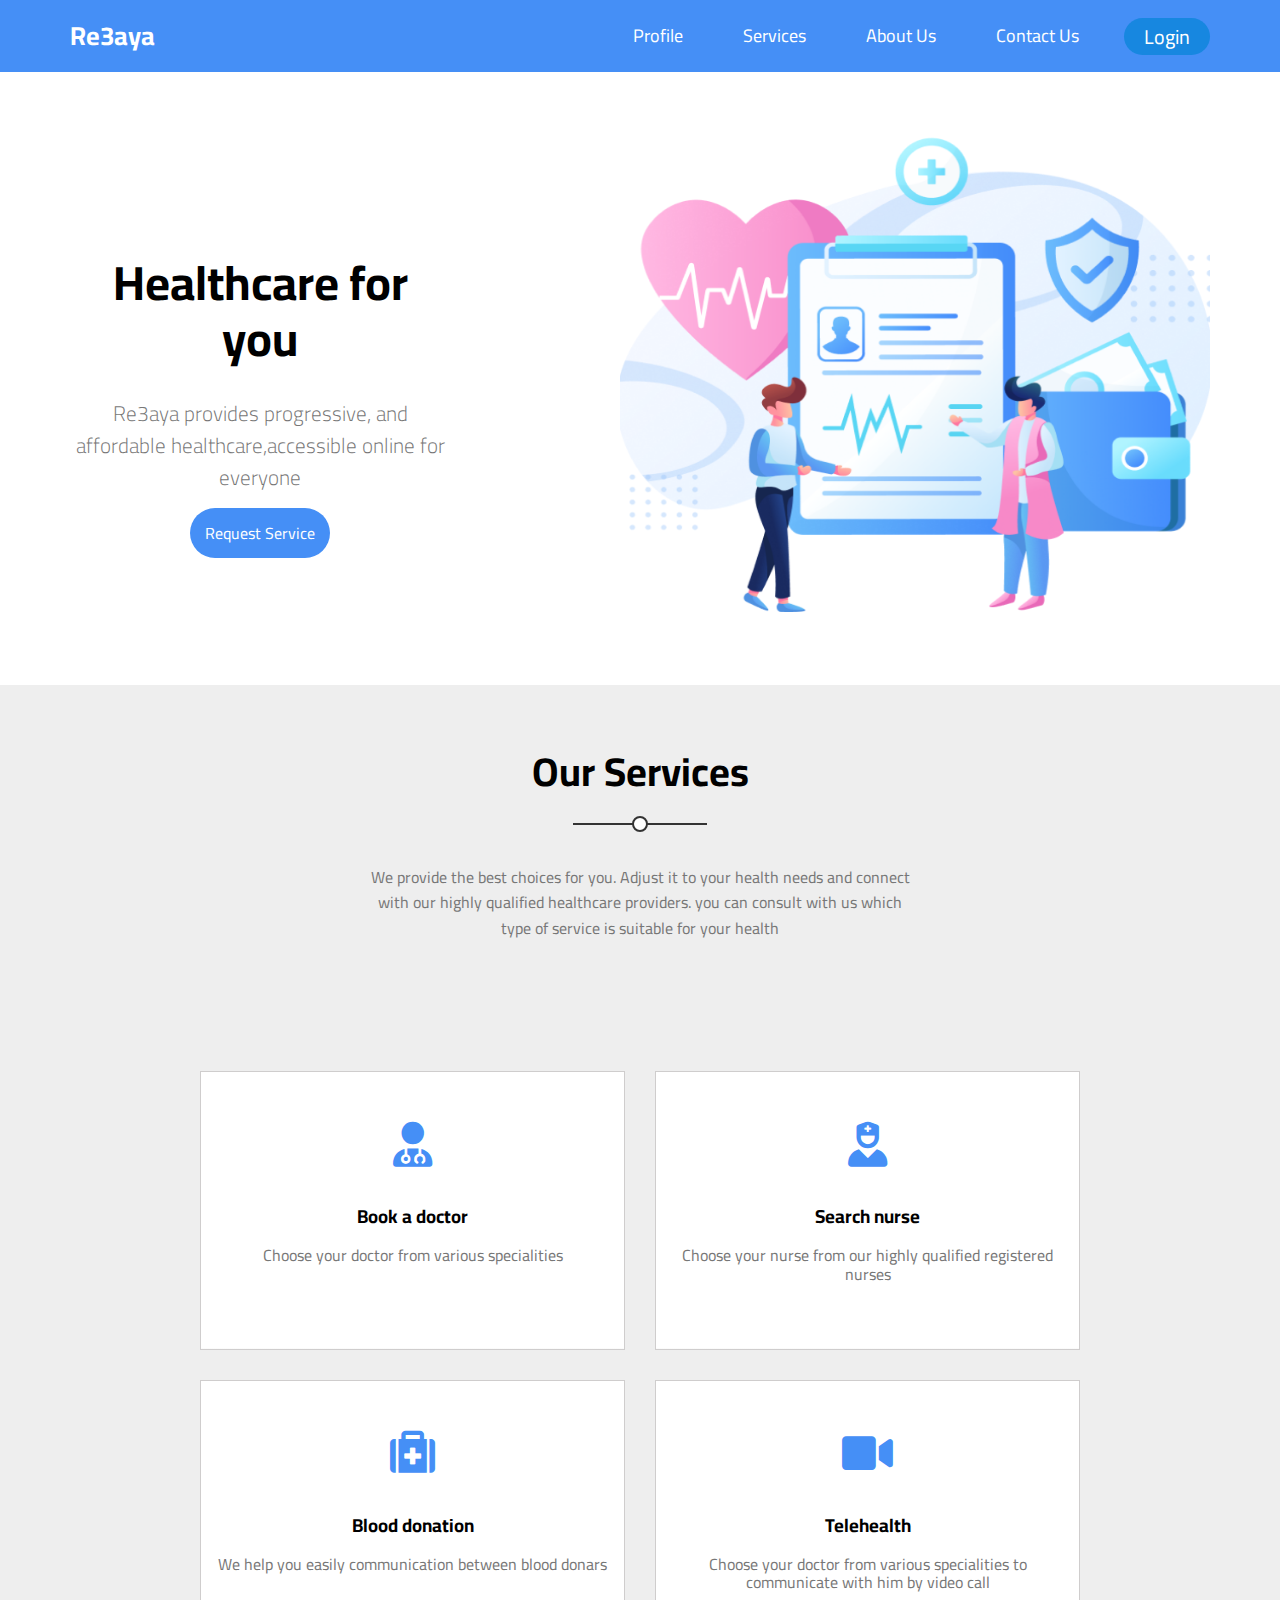
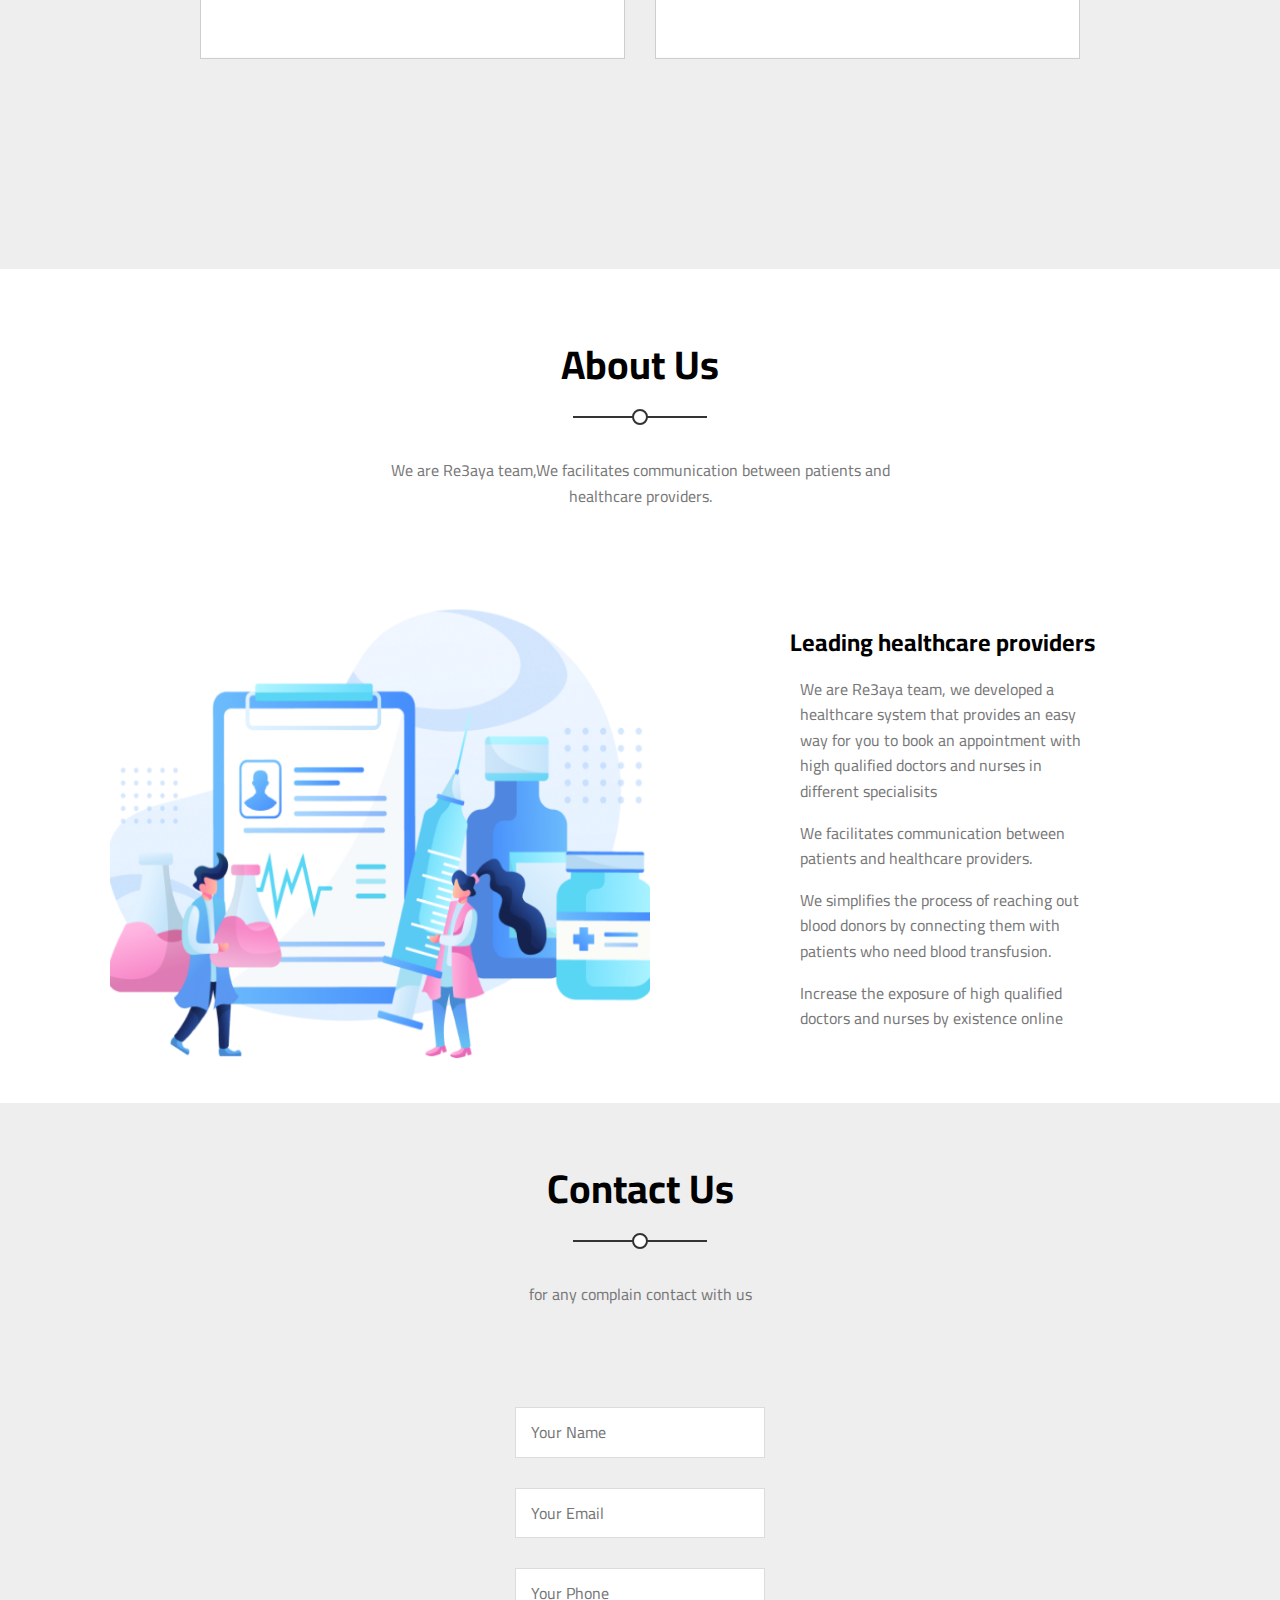
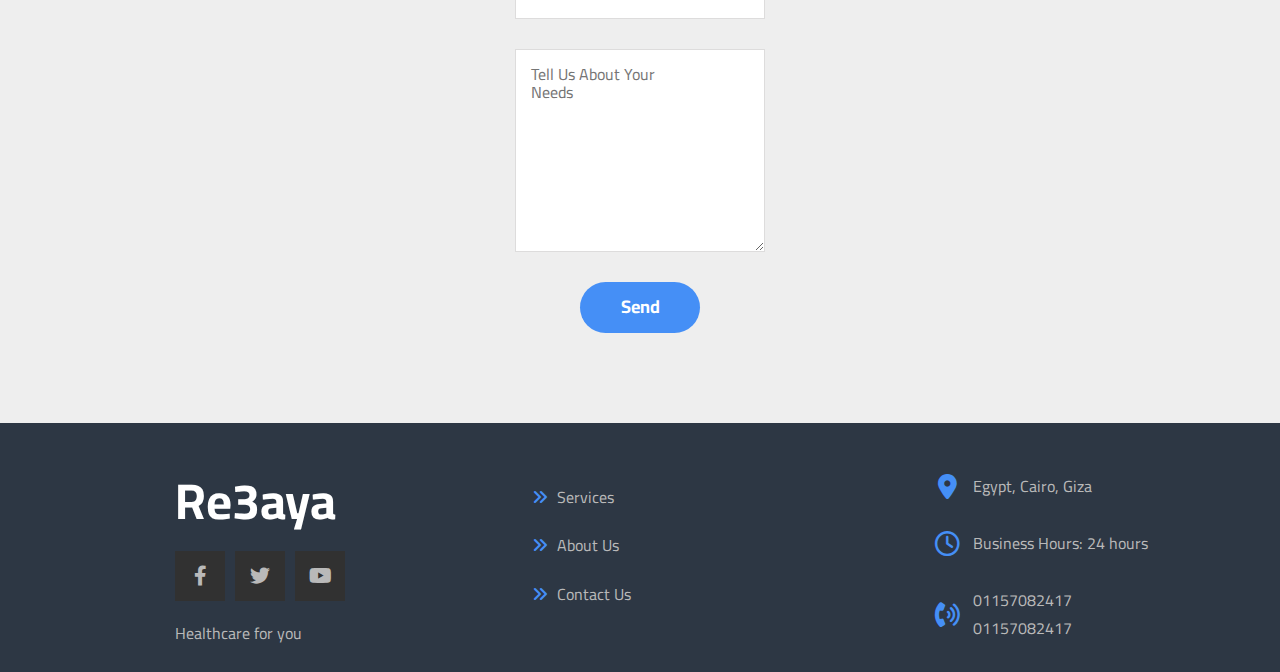
<file: index.html>
<!DOCTYPE html>
<html lang="en">

<head>
    <meta charset="UTF-8">
    <meta http-equiv="X-UA-Compatible" content="IE=edge">
    <meta name="viewport" content="width=device-width, initial-scale=1.0">
    <title>Re3aya</title>
    <link rel="preconnect" href="https://fonts.googleapis.com">
    <link rel="preconnect" href="https://fonts.gstatic.com" crossorigin>
    <link
        href="https://fonts.googleapis.com/css2?family=Cairo:wght@300;400;700&family=Open+Sans:wght@400;700&family=Roboto:wght@300;400&family=Work+Sans:wght@200;300;400;500;600;700;800&display=swap"
        rel="stylesheet">
    <link rel="stylesheet" href="css/normalize.css" />
    <link rel="stylesheet" href="css/landing.css" />
    <link rel="stylesheet" href="css/all.min.css" />
</head>

<body>

    <div class="header" id="header">
        <div class="container">
            <a class="logo" href="">Re3aya</a>
            <i class="fas fa-bars menu"></i>
            <ul class="main-nav">
                <li><a href="profile">Profile</a></li>
                <li><a href="#services">Services</a></li>
                <li><a href="#about">About Us</a></li>
                <li><a href="#contact">Contact Us</a></li>
                <div class="active"><a href="#">Login</a></div>
            </ul>
        </div>
    </div>

    <!-- Start of landing -->

    <div class="landing">
        <div class="container">
            <div class="text">
                <h1>Healthcare for you</h1>
                <p>Re3aya provides progressive, and affordable healthcare,accessible online for everyone</p>
                <div class="but"><a href="#services" class="btn1">Request Service</a></div>
            </div>
            <div class="image">
                <img src="images/landing1.png" alt="landing photo">
            </div>
        </div>
    </div>
    <!-- End of landing -->


    <!-- Start of services -->

    <div class="services" id="services">
        <div class="container">
            <div class="main-heading">
                <h2>Our Services</h2>
                <p>We provide the best choices for you. Adjust it to your health needs and connect with our highly
                    qualified healthcare providers. you can consult with us which type of service is suitable for your
                    health</p>
            </div>

            <div class="services-container">
                <div class="box" onclick="window.location='Book a Doctor';">
                    <i class="fa-solid fa-user-doctor"></i>
                    <div class="text">
                        <h3>Book a doctor</h2>
                            <p>Choose your doctor from various specialities</p>
                    </div>
                </div>
                <div class="box" onclick="window.location='Nurse';">
                    <i class="fa-solid fa-user-nurse"></i>
                    <div class="text">
                        <h3>Search nurse</h3>
                        <p>Choose your nurse from our highly qualified registered nurses</p>
                    </div>
                </div>
                <div class="box" onclick="window.location='Blood donation en';">
                    <i class="fa fa-medkit"></i>
                    <div class="text">
                        <h3>Blood donation</h2>
                            <p>We help you easily communication between blood donars </p>
                    </div>
                </div>
                <div class="box" onclick="window.location='Video call';">
                    <i class='fas fa-video'></i>
                    <div class="text">
                        <h3>Telehealth</h3>
                        <p>Choose your doctor from various specialities to communicate with him by video call</p>
                    </div>
                </div>
            </div>
        </div>
    </div>
    <!-- End of services -->



    <div class="about" id="about">
        <div class="container">
            <div class="main-heading">
                <h2>About Us</h2>
                <p>We are Re3aya team,We facilitates communication between patients and healthcare providers.</p>
            </div>
            <div class="about-container">
                <div class="image">
                    <img src="images/about.png" alt="about photo">
                </div>
                <div class="text">
                    <h2>Leading healthcare providers</h1>
                        <p>We are Re3aya team, we developed a healthcare system that provides an easy way for you to
                            book an appointment with high qualified doctors and nurses in different specialisits</p>
                        <p> We facilitates communication between patients and healthcare providers.</p>
                        <p>We simplifies the process of reaching out blood donors by connecting them with patients who
                            need blood transfusion.</p>
                        <p>Increase the exposure of high qualified doctors and nurses by existence online</p>
                </div>
            </div>
        </div>
    </div>




    <div class="contact" id="contact">
        <div class="container">
            <div class="box">
                <div class="main-heading">
                    <h2>Contact Us</h2>
                    <p>for any complain contact with us</p>
                </div>
                <form>
                    <input type="text" placeholder="Your Name">
                    <input type="email" placeholder="Your Email">
                    <input type="text" placeholder="Your Phone">
                    <textarea class="input" placeholder="Tell Us About Your Needs" name="message"></textarea>
                    <input type="submit" class="active2" value="Send">
                </form>
            </div>
        </div>
    </div>



    <div class="footer">
        <div class="container">
            <div class="box">
                <h3>Re3aya</h3>
                <ul class="social">
                    <li>
                        <a href="#" class="facebook">
                            <i class="fab fa-facebook-f"></i>
                        </a>
                    </li>
                    <li>
                        <a href="#" class="twitter">
                            <i class="fab fa-twitter"></i>
                        </a>
                    </li>
                    <li>
                        <a href="#" class="youtube">
                            <i class="fab fa-youtube"></i>
                        </a>
                    </li>
                </ul>
                <p class="text">Healthcare for you</p>
            </div>
            <div class="box">
                <ul class="links">
                    <li><a href="#services">Services</a></li>
                    <li><a href="#about">About Us</a></li>
                    <li><a href="#contact">Contact Us</a></li>
                </ul>
            </div>
            <div class="box">
                <div class="line">
                    <i class="fas fa-map-marker-alt fa-fw"></i>
                    <div class="info">Egypt, Cairo, Giza</div>
                </div>
                <div class="line">
                    <i class="far fa-clock fa-fw"></i>
                    <div class="info">Business Hours: 24 hours</div>
                </div>
                <div class="line">
                    <i class="fas fa-phone-volume fa-fw"></i>
                    <div class="info">
                        <span>01157082417</span>
                        <span>01157082417</span>
                    </div>
                </div>
            </div>
        </div>







        <script src="js/landing.js"></script>
</body>

</html>
</file>
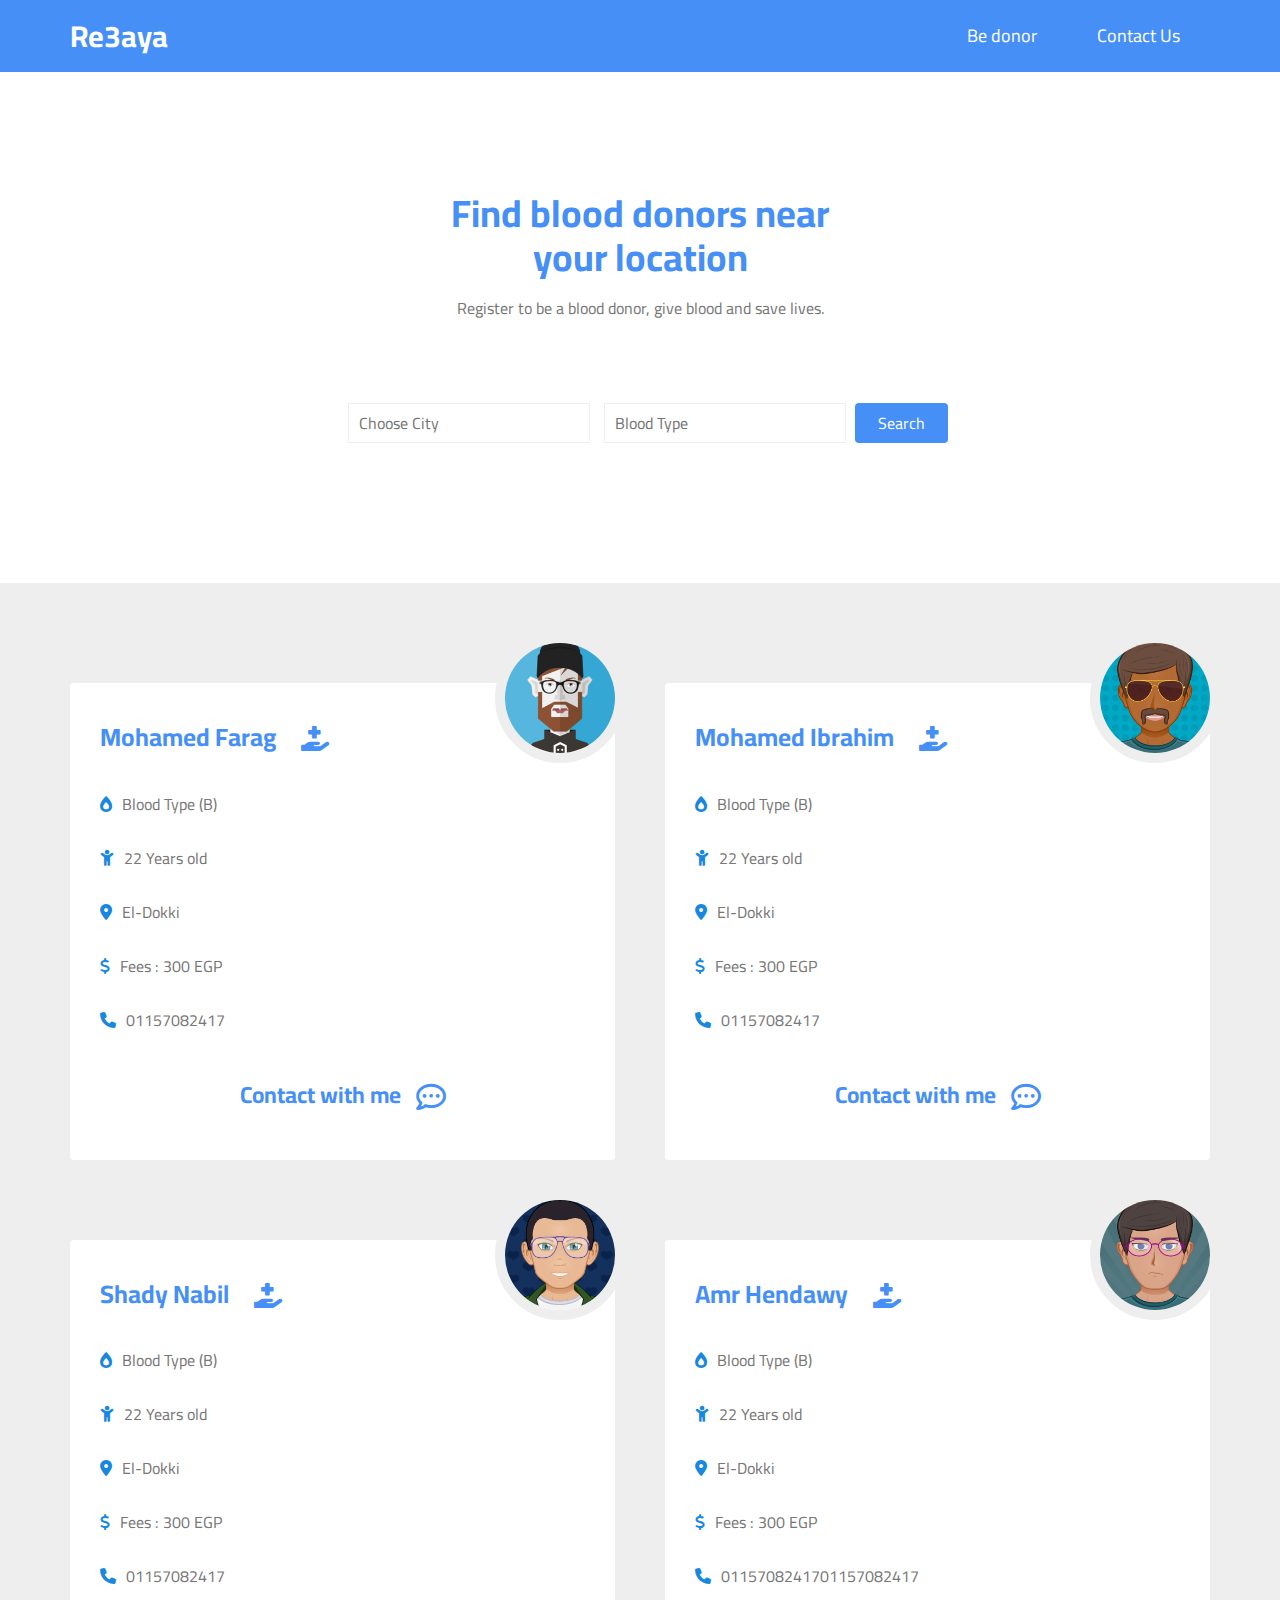
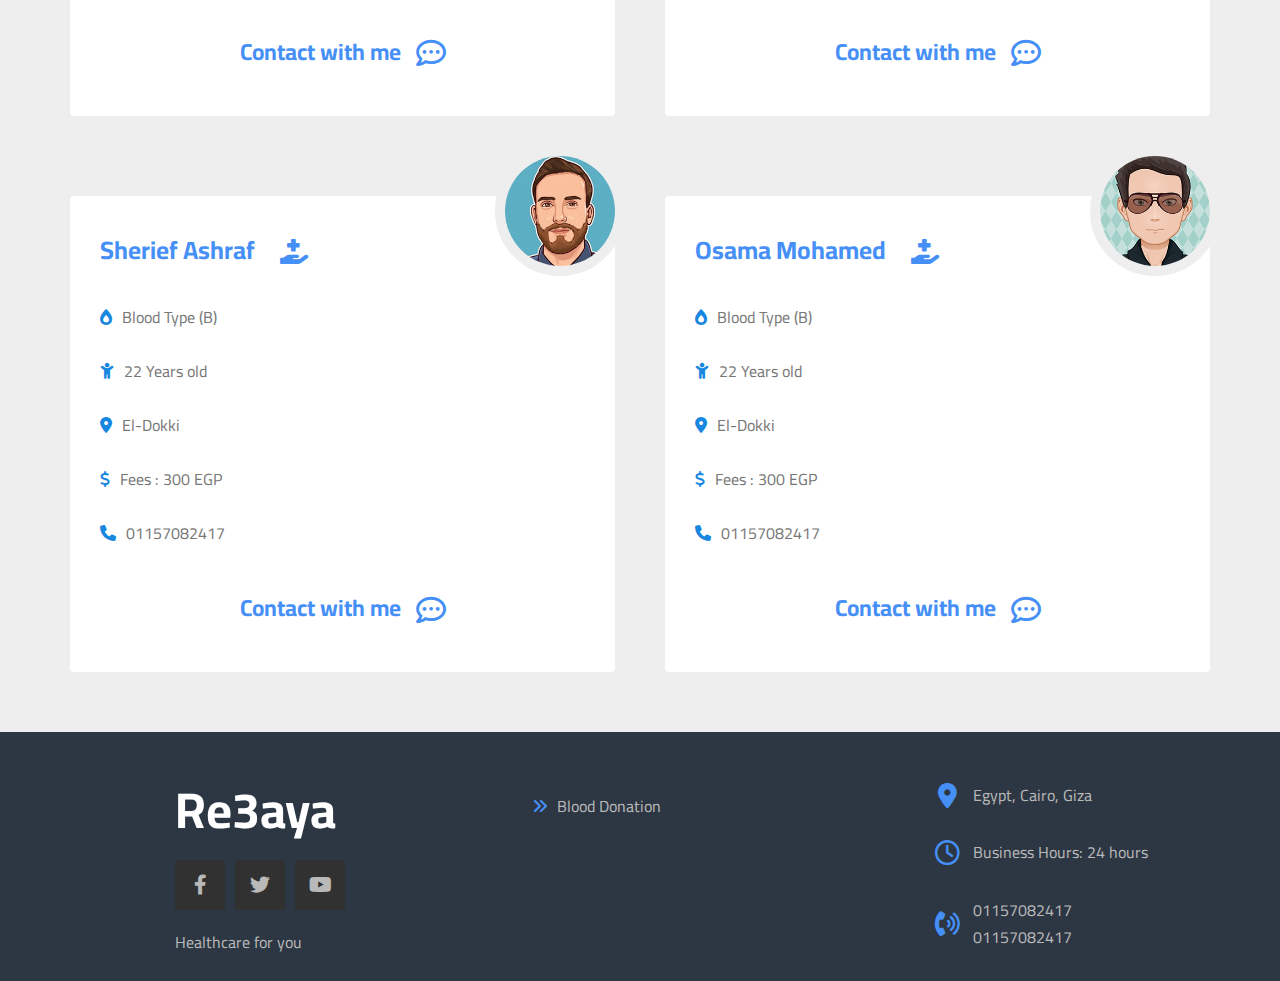
<file: Blood donation en/index.html>
<!DOCTYPE html>
<html lang="en">

<head>
    <meta charset="UTF-8">
    <meta http-equiv="X-UA-Compatible" content="IE=edge">
    <meta name="viewport" content="width=device-width, initial-scale=1.0">
    <link rel="preconnect" href="https://fonts.googleapis.com">
    <link rel="preconnect" href="https://fonts.gstatic.com" crossorigin>
    <link
        href="https://fonts.googleapis.com/css2?family=Cairo:wght@300;400;700&family=Open+Sans:wght@400;700&family=Roboto:wght@300;400&family=Work+Sans:wght@200;300;400;500;600;700;800&display=swap"
        rel="stylesheet">
    <link rel="stylesheet" href="css/normalize.css" />
    <link rel="stylesheet" href="css/style.css" />
    <link rel="stylesheet" href="css/all.min.css" />
    <title>Blood Donation</title>
</head>

<body>
    <div class="header" id="header">
        <div class="container">
            <a class="logo" href="../index.html">Re3aya</a>
            <ul class="main-nav">
                <li class="active4"><a href="#doctor">Be donor</a></li>
                <li class="active3"><a href="">Contact Us</a></li>
            </ul>
        </div>
    </div>

    <div class="landing" id="doctor">
        <div class="container">
            <div class="text">
                <h3>Find blood donors near your location</h3>
                <p>Register to be a blood donor, give blood and save lives.</p>
            </div>
            <div class="input">
                <form>
                    <!-- <span>City</span> -->
                    <input list="city" placeholder="Choose City">
                    <datalist id="city">
                        <option value="Cairo">
                        <option value="Giza">
                        <option value="Alexandria">
                        <option value="Faiyum">
                        <option value="Aswan">
                        <option value="Asyut">
                        <option value="Beheira">
                        <option value="Beni Suef">
                        <option value="Dakahlia">
                        <option value="Damietta">
                        <option value="Gharbia">
                        <option value="Ismailia">
                        <option value="Kafr El Sheikh">
                        <option value="Luxor">
                        <option value="Matruh">
                        <option value="Minya">
                        <option value="Monufia">
                        <option value="New Valley">
                        <option value="North Sinai">
                        <option value="Port Said">
                        <option value="Qalyubia">
                        <option value="Qena">
                        <option value="Red Sea">
                        <option value="Sharqia">
                        <option value="Sohag">
                        <option value="South Sinai">
                        <option value="Suez">
                    </datalist>


                    <input list="blood" placeholder="Blood Type">
                    <datalist id="blood">
                        <option value="A+">
                        <option value="A-">
                        <option value="B+">
                        <option value="B-">
                        <option value="AB+">
                        <option value="AB-">
                        <option value="O+">
                        <option value="O-">
                    </datalist>

                    <button class="btn">Search</button>
                </form>
            </div>
        </div>
    </div>


    <div class="donation" id="donation">
        <div class="container">
            <div class="box">
                <img src="images/avatar-01.png" alt="" />
                <div class="nam">
                    <h3>Mohamed Farag</h3>
                    <i class="fa-solid fa-hand-holding-medical"></i>
                </div>
                <ul>
                    <li>
                        <i class='fas fa-burn'></i>
                        <p>Blood Type <span>(B)</span></p>
                    </li>
                    <li>
                        <i class="fa fa-child"></i>
                        <p class="active1"><span>22</span> Years old</p>
                    </li>
                    <li>
                        <i class='fas fa-map-marker-alt'></i>
                        <p><span>El-Dokki</span></p>
                    </li>
                    <li>
                        <i class="fa fa-dollar"></i>
                        <p>Fees : <span>300 EGP</span></p>
                    </li>
                    <li>
                        <i class="fa fa-phone"></i>
                        <p><span>01157082417</span></p>
                    </li>

                </ul>
                <div class="chaticon">
                    <a href="">
                        <h4>Contact with me</h4>
                        <i class='far fa-comment-dots chat'></i>
                    </a>
                </div>
            </div>
            <div class="box">
                <img src="images/avatar-02.png" alt="" />
                <div class="nam">
                    <h3>Mohamed Ibrahim</h3>
                    <i class="fa-solid fa-hand-holding-medical"></i>
                </div>
                <ul>
                    <li>
                        <i class='fas fa-burn'></i>
                        <p>Blood Type <span>(B)</span></p>
                    </li>
                    <li>
                        <i class="fa fa-child"></i>
                        <p class="active1"><span>22 </span>Years old</p>
                    </li>
                    <li>
                        <i class='fas fa-map-marker-alt'></i>
                        <p><span>El-Dokki</span></p>
                    </li>
                    <li>
                        <i class="fa fa-dollar"></i>
                        <p>Fees : <span>300 EGP</span></p>
                    </li>
                    <li>
                        <i class="fa fa-phone"></i>
                        <p><span>01157082417</span></p>
                    </li>
                </ul>
                <div class="chaticon">
                    <a href="">
                        <h4>Contact with me</h4>
                        <i class='far fa-comment-dots chat'></i>
                    </a>
                </div>
            </div>
            <div class="box">
                <img src="images/avatar-03.png" alt="" />
                <div class="nam">
                    <h3>Shady Nabil</h3>
                    <i class="fa-solid fa-hand-holding-medical"></i>
                </div>
                <ul>
                    <li>
                        <i class='fas fa-burn'></i>
                        <p>Blood Type <span>(B)</span></p>
                    </li>
                    <li>
                        <i class="fa fa-child"></i>
                        <p class="active1"><span>22</span> Years old</p>
                    </li>
                    <li>
                        <i class='fas fa-map-marker-alt'></i>
                        <p><span>El-Dokki</span></p>
                    </li>
                    <li>
                        <i class="fa fa-dollar"></i>
                        <p>Fees : <span>300 EGP</span></p>
                    </li>
                    <li>
                        <i class="fa fa-phone"></i>
                        <p><span>01157082417</span></p>
                    </li>
                </ul>
                <div class="chaticon">
                    <a href="">
                        <h4>Contact with me</h4>
                        <i class='far fa-comment-dots chat'></i>
                    </a>
                </div>
            </div>
            <div class="box">
                <img src="images/avatar-04.png" alt="" />
                <div class="nam">
                    <h3>Amr Hendawy</h3>
                    <i class="fa-solid fa-hand-holding-medical"></i>
                </div>
                <ul>
                    <li>
                        <i class='fas fa-burn'></i>
                        <p>Blood Type <span>(B)</span></p>
                    </li>
                    <li>
                        <i class="fa fa-child"></i>
                        <p class="active1"><span>22</span> Years old</p>
                    </li>
                    <li>
                        <i class='fas fa-map-marker-alt'></i>
                        <p><span>El-Dokki</span></p>
                    </li>
                    <li>
                        <i class="fa fa-dollar"></i>
                        <p>Fees : <span>300 EGP</span></p>
                    </li>
                    <li>
                        <i class="fa fa-phone"></i>
                        <p><span>01157082417</span>01157082417</p>
                    </li>
                </ul>
                <div class="chaticon">
                    <a href="">
                        <h4>Contact with me</h4>
                        <i class='far fa-comment-dots chat'></i>
                    </a>
                </div>
            </div>
            <div class="box">
                <img src="images/avatar-05.png" alt="" />
                <div class="nam">
                    <h3>Sherief Ashraf</h3>
                    <i class="fa-solid fa-hand-holding-medical"></i>
                </div>
                <ul>
                    <li>
                        <i class='fas fa-burn'></i>
                        <p>Blood Type <span>(B)</span></p>
                    </li>
                    <li>
                        <i class="fa fa-child"></i>
                        <p class="active1"><span>22</span> Years old</p>
                    </li>
                    <li>
                        <i class='fas fa-map-marker-alt'></i>
                        <p><span>El-Dokki</span></p>
                    </li>
                    <li>
                        <i class="fa fa-dollar"></i>
                        <p>Fees : <span>300 EGP</span></p>
                    </li>
                    <li>
                        <i class="fa fa-phone"></i>
                        <p><span>01157082417</span></p>
                    </li>
                </ul>
                <div class="chaticon">
                    <a href="">
                        <h4>Contact with me</h4>
                        <i class='far fa-comment-dots chat'></i>
                    </a>
                </div>
            </div>
            <div class="box">
                <img src="images/avatar-06.png" alt="" />
                <div class="nam">
                    <h3>Osama Mohamed</h3>
                    <i class="fa-solid fa-hand-holding-medical"></i>
                </div>
                <ul>
                    <li>
                        <i class='fas fa-burn'></i>
                        <p>Blood Type <span>(B)</span></p>
                    </li>
                    <li>
                        <i class="fa fa-child"></i>
                        <p class="active1"><span>22</span> Years old</p>
                    </li>
                    <li>
                        <i class='fas fa-map-marker-alt'></i>
                        <p><span>El-Dokki</span></p>
                    </li>
                    <li>
                        <i class="fa fa-dollar"></i>
                        <p>Fees : <span>300 EGP</span></p>
                    </li>
                    <li>
                        <i class="fa fa-phone"></i>
                        <p><span>01157082417</span></p>
                    </li>
                </ul>
                <div class="chaticon">
                    <a href="">
                        <h4>Contact with me</h4>
                        <i class='far fa-comment-dots chat'></i>
                    </a>
                </div>
            </div>
        </div>
    </div>
    </div>







    <div class="footer">
        <div class="container">
            <div class="box">
                <h3>Re3aya</h3>
                <ul class="social">
                    <li>
                        <a href="#" class="facebook">
                            <i class="fab fa-facebook-f"></i>
                        </a>
                    </li>
                    <li>
                        <a href="#" class="twitter">
                            <i class="fab fa-twitter"></i>
                        </a>
                    </li>
                    <li>
                        <a href="#" class="youtube">
                            <i class="fab fa-youtube"></i>
                        </a>
                    </li>
                </ul>
                <p class="text">Healthcare for you</p>
            </div>
            <div class="box">
                <ul class="links">
                    <li><a href="#">Blood Donation</a></li>
                    <!-- <li><a href="#contact">Contact Us</a></li> -->
                </ul>
            </div>
            <div class="box">
                <div class="line">
                    <i class="fas fa-map-marker-alt fa-fw"></i>
                    <div class="info">Egypt, Cairo, Giza</div>
                </div>
                <div class="line">
                    <i class="far fa-clock fa-fw"></i>
                    <div class="info">Business Hours: 24 hours</div>
                </div>
                <div class="line">
                    <i class="fas fa-phone-volume fa-fw"></i>
                    <div class="info">
                        <span>01157082417</span>
                        <span>01157082417</span>
                    </div>
                </div>
            </div>
        </div>


        <script src="js/index.js"></script>
</body>

</html>
</file>
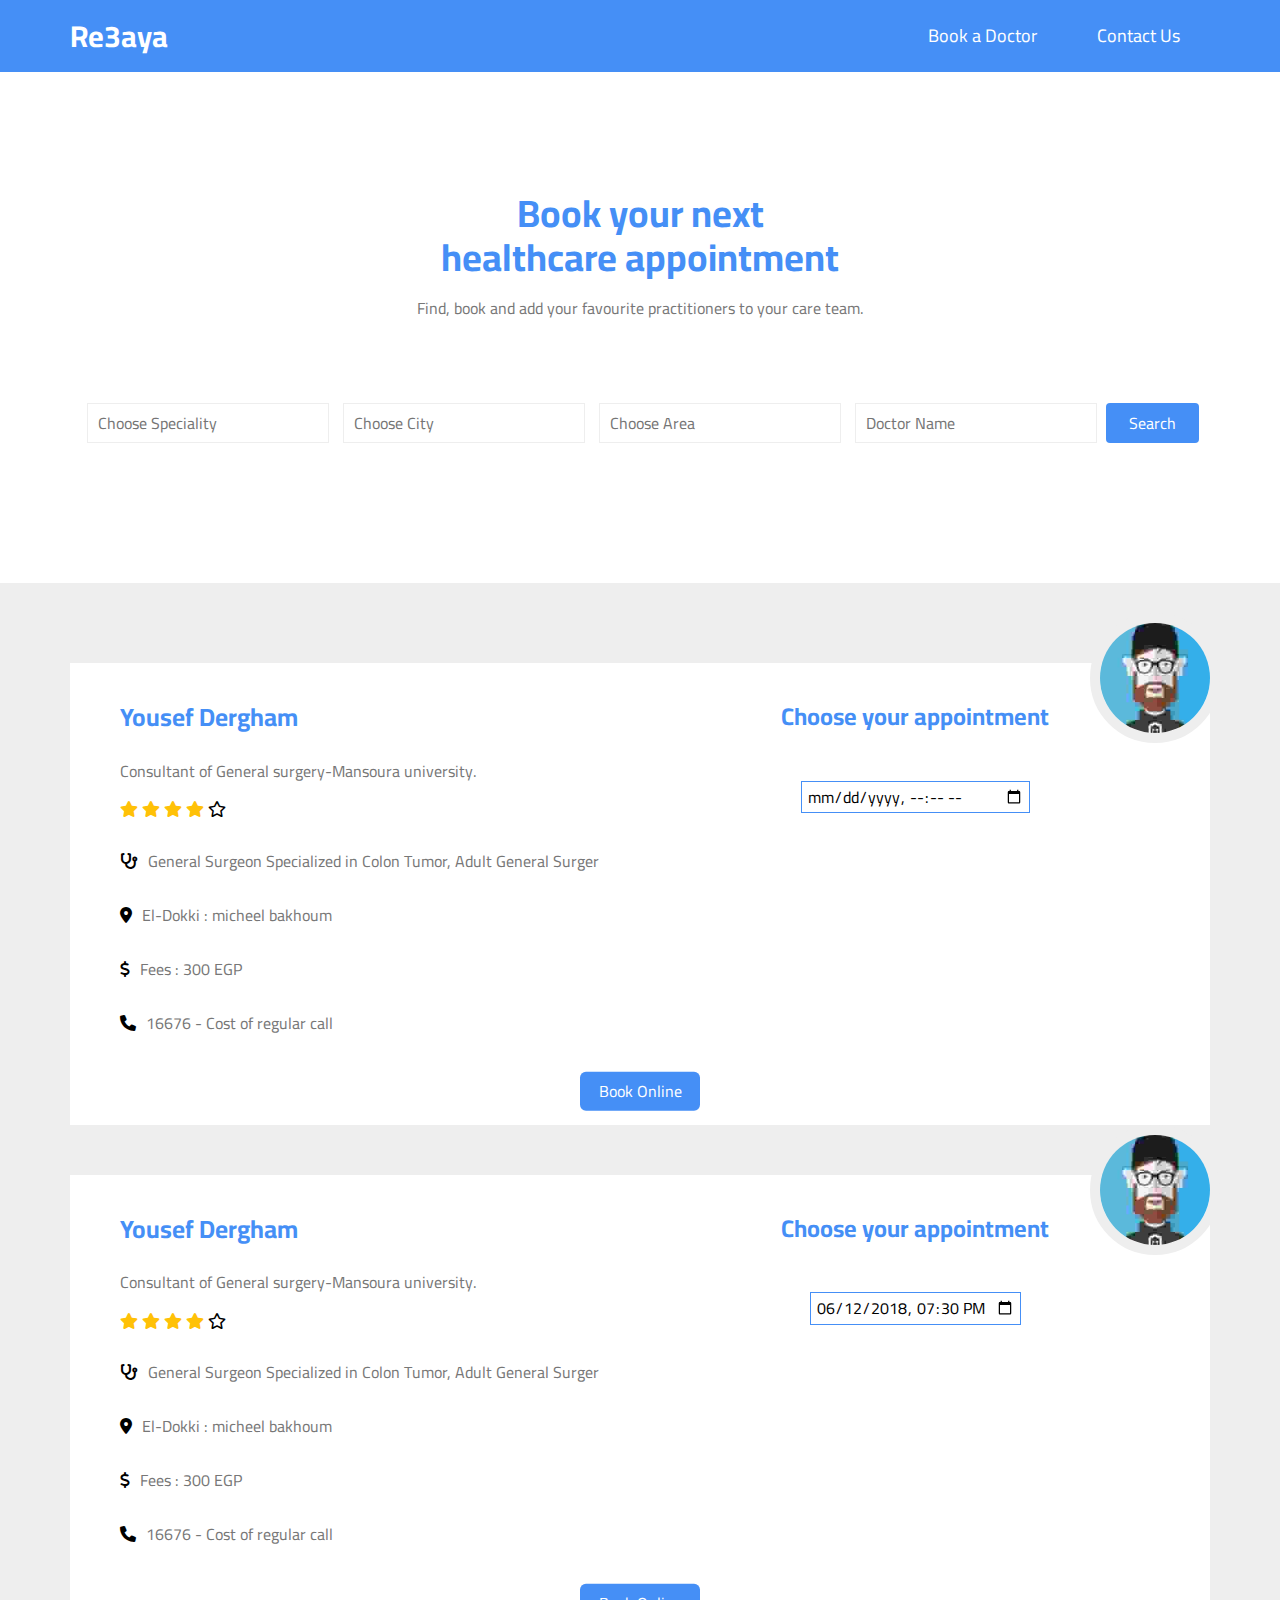
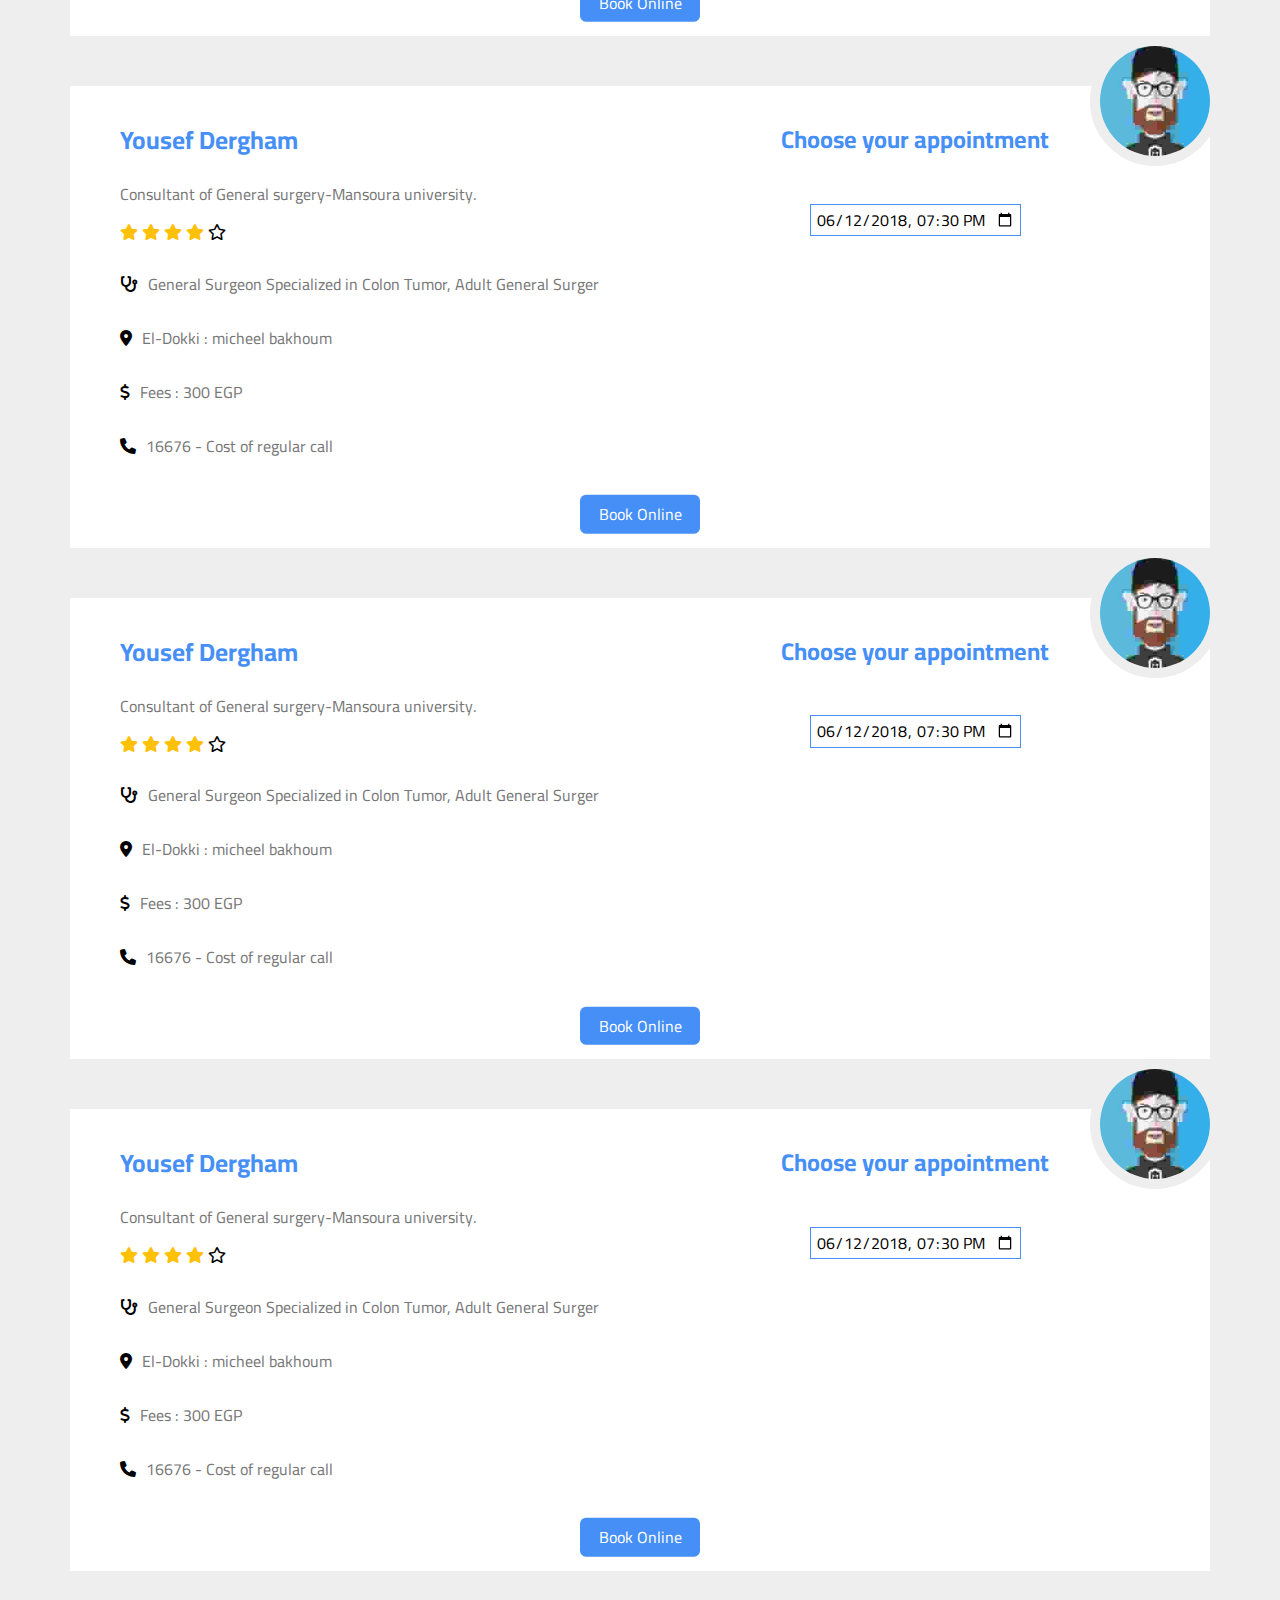
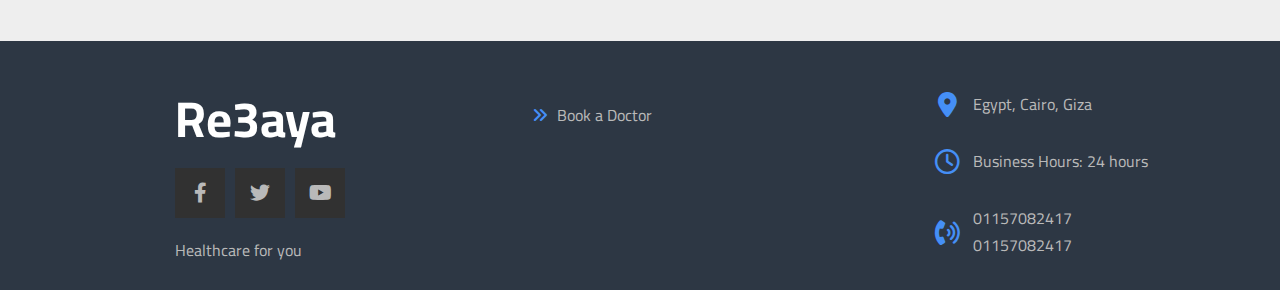
<file: Book a Doctor/index.html>
<!DOCTYPE html>
<html lang="en">

<head>
    <meta charset="UTF-8">
    <meta http-equiv="X-UA-Compatible" content="IE=edge">
    <meta name="viewport" content="width=device-width, initial-scale=1.0">
    <link rel="preconnect" href="https://fonts.googleapis.com">
    <link rel="preconnect" href="https://fonts.gstatic.com" crossorigin>
    <link
        href="https://fonts.googleapis.com/css2?family=Cairo:wght@300;400;700&family=Open+Sans:wght@400;700&family=Roboto:wght@300;400&family=Work+Sans:wght@200;300;400;500;600;700;800&display=swap"
        rel="stylesheet">
    <link rel="stylesheet" href="css/normalize.css" />
    <link rel="stylesheet" href="css/style.css" />
    <link rel="stylesheet" href="css/all.min.css" />
    <title>Book a Doctor</title>
</head>

<body>
    <div class="header" id="header">
        <div class="container">
            <a class="logo" href="../index.html">Re3aya</a>
            <ul class="main-nav">
                <li class="active3"><a href="#doctor">Book a Doctor</a></li>
                <li class="active"><a href="">Contact Us</a></li>
            </ul>
        </div>
    </div>

    <div class="landing" id="doctor">
        <div class="container">
            <div class="text">
                <h3>Book your next healthcare appointment</h3>
                <p>Find, book and add your favourite practitioners to your care team.</p>
            </div>
            <div class="input">
                <form>
                    <!-- <span>Speciality</span> -->
                    <input list="speciality" placeholder="Choose Speciality">
                    <datalist id="speciality">
                        <option value="Diagnostic radiology">
                        <option value="Dermatology">
                        <option value="Anesthesiology">
                        <option value="Allergy and immunology">
                        <option value="Neurology">
                        <option value="Obstetrics and gynecology">
                        <option value="Ophthalmology">
                        <option value="Pediatrics">
                        <option value="Psychiatry">
                        <option value="Surgery">
                        <option value="Urology">
                        <option value="Cardiologists">
                        <option value="Colon and Rectal Surgeons">
                        <option value="Critical Care Medicine Specialists">
                        <option value="Endocrinologists">
                        <option value="Hematologists">
                        <option value="Internists"></option>
                        <option value="Oncologists"></option>
                        <option value="Osteopaths"></option>
                        <option value="Pulmonologists"></option>
                    </datalist>

                    <!-- <span>City</span> -->
                    <input list="city" placeholder="Choose City">
                    <datalist id="city">
                        <option value="Cairo">
                        <option value="Giza">
                    </datalist>
                    <!-- <span>Area</span> -->
                    <input list="area" placeholder="Choose Area">
                    <datalist id="area">
                        <div class="cairo">
                            <option value="El Zamalek">
                            <option value="El Maadi">
                            <option value="Garden City">
                            <option value="Heliopolis">
                            <option value="Tagamoa’ El Khames">
                            <option value=" Madinaty">
                            <option value="Downtown">
                            <option value="Nasr City">
                            <option value="El Manial">
                            <option value="El Mohandiseen">
                            <option value="Ain Shams">
                            <option value="Badr city">
                            <option value="El Salam city">
                            <option value="El Abbasia">
                            <option value="El Shoubra">
                            <option value="El merg">
                            <option value="El Rehab">
                            <option value="Helwan">
                            <option value="Masr El Kadima">
                            <option value="El Sayeda Zainab">
                            <option value="Masr El Kadima">
                        </div>
                        <div class="giza">
                            <option value="6th October">
                            <option value="El Haram ">
                            <option value="Dokki">
                            <option value="Faisl ">
                            <option value="El Sheikh Zayed">
                            <option value="El Agouza ">
                            <option value="El Giza">
                            <option value="Imbaba ">
                        </div>

                    </datalist>
                    <label for="docname"></label>
                    <input type="text" placeholder="Doctor Name" id="docname">

                    <button class="btn">Search</button>
                </form>
            </div>
        </div>
    </div>


    <div class="alldoctors" id="alldoctors">
        <div class="container">
            <div class="box">
                <div class="col">
                    <img src="images/avatar-01.jpg" alt="" />
                    <h3>Yousef Dergham</h3>
                    <span class="title">Consultant of General surgery-Mansoura university.</span>
                    <div class="rate">
                        <i class="filled fas fa-star"></i>
                        <i class="filled fas fa-star"></i>
                        <i class="filled fas fa-star"></i>
                        <i class="filled fas fa-star"></i>
                        <i class="far fa-star"></i>
                    </div>
                    <ul>
                        <li>
                            <i class="fa fa-stethoscope"></i>
                            <p class="active1"><span>General Surgeon Specialized in Colon Tumor, Adult General
                                    Surger</span></p>
                        </li>
                        <li>
                            <i class='fas fa-map-marker-alt'></i>
                            <p><span>El-Dokki : micheel bakhoum</span></p>
                        </li>
                        <li>
                            <i class="fa fa-dollar"></i>
                            <p>Fees : <span>300 EGP</span></p>
                        </li>
                        <li>
                            <i class="fa fa-phone"></i>
                            <p><span>16676</span> - Cost of regular call</p>
                        </li>
                    </ul>
                </div>
                <div class="appointment">
                    <h2>Choose your appointment</h2>
                    <div class="time">
                        <form action="">
                            <input required type="datetime-local" id="meeting-time" name="meeting-time"
                                value="2022-00-12T19:30" min="2022-06-16T08:00" max="2022-00-30T16:00">
                        </form>
                    </div>
                </div>
                <button class="btn">Book Online</button>
            </div>
            <div class="box">
                <div class="col">
                    <img src="images/avatar-01.jpg" alt="" />
                    <h3>Yousef Dergham</h3>
                    <span class="title">Consultant of General surgery-Mansoura university.</span>
                    <div class="rate">
                        <i class="filled fas fa-star"></i>
                        <i class="filled fas fa-star"></i>
                        <i class="filled fas fa-star"></i>
                        <i class="filled fas fa-star"></i>
                        <i class="far fa-star"></i>
                    </div>
                    <ul>
                        <li>
                            <i class="fa fa-stethoscope"></i>
                            <p class="active1"><span>General Surgeon Specialized in Colon Tumor, Adult General
                                    Surger</span></p>
                        </li>
                        <li>
                            <i class='fas fa-map-marker-alt'></i>
                            <p><span>El-Dokki : micheel bakhoum</span></p>
                        </li>
                        <li>
                            <i class="fa fa-dollar"></i>
                            <p>Fees : <span>300 EGP</span></p>
                        </li>
                        <li>
                            <i class="fa fa-phone"></i>
                            <p><span>16676</span> - Cost of regular call</p>
                        </li>
                    </ul>
                </div>
                <div class="appointment">
                    <h2>Choose your appointment</h2>
                    <div class="time">
                        <form action="">
                            <input required type="datetime-local" id="meeting-time" name="meeting-time"
                                value="2018-06-12T19:30" min="2022-06-16T08:00" max="2022-06-30T16:00">
                        </form>
                    </div>
                </div>
                <button class="btn">Book Online</button>
            </div>
            <div class="box">
                <div class="col">
                    <img src="images/avatar-01.jpg" alt="" />
                    <h3>Yousef Dergham</h3>
                    <span class="title">Consultant of General surgery-Mansoura university.</span>
                    <div class="rate">
                        <i class="filled fas fa-star"></i>
                        <i class="filled fas fa-star"></i>
                        <i class="filled fas fa-star"></i>
                        <i class="filled fas fa-star"></i>
                        <i class="far fa-star"></i>
                    </div>
                    <ul>
                        <li>
                            <i class="fa fa-stethoscope"></i>
                            <p class="active1"><span>General Surgeon Specialized in Colon Tumor, Adult General
                                    Surger</span></p>
                        </li>
                        <li>
                            <i class='fas fa-map-marker-alt'></i>
                            <p><span>El-Dokki : micheel bakhoum</span></p>
                        </li>
                        <li>
                            <i class="fa fa-dollar"></i>
                            <p>Fees : <span>300 EGP</span></p>
                        </li>
                        <li>
                            <i class="fa fa-phone"></i>
                            <p><span>16676</span> - Cost of regular call</p>
                        </li>
                    </ul>
                </div>
                <div class="appointment">
                    <h2>Choose your appointment</h2>
                    <div class="time">
                        <form action="">
                            <input required type="datetime-local" id="meeting-time" name="meeting-time"
                                value="2018-06-12T19:30" min="2022-06-16T08:00" max="2022-06-30T16:00">
                        </form>
                    </div>
                </div>
                <button class="btn">Book Online</button>
            </div>
            <div class="box">
                <div class="col">
                    <img src="images/avatar-01.jpg" alt="" />
                    <h3>Yousef Dergham</h3>
                    <span class="title">Consultant of General surgery-Mansoura university.</span>
                    <div class="rate">
                        <i class="filled fas fa-star"></i>
                        <i class="filled fas fa-star"></i>
                        <i class="filled fas fa-star"></i>
                        <i class="filled fas fa-star"></i>
                        <i class="far fa-star"></i>
                    </div>
                    <ul>
                        <li>
                            <i class="fa fa-stethoscope"></i>
                            <p class="active1"><span>General Surgeon Specialized in Colon Tumor, Adult General
                                    Surger</span></p>
                        </li>
                        <li>
                            <i class='fas fa-map-marker-alt'></i>
                            <p><span>El-Dokki : micheel bakhoum</span></p>
                        </li>
                        <li>
                            <i class="fa fa-dollar"></i>
                            <p>Fees : <span>300 EGP</span></p>
                        </li>
                        <li>
                            <i class="fa fa-phone"></i>
                            <p><span>16676</span> - Cost of regular call</p>
                        </li>
                    </ul>
                </div>
                <div class="appointment">
                    <h2>Choose your appointment</h2>
                    <div class="time">
                        <form action="">
                            <input required type="datetime-local" id="meeting-time" name="meeting-time"
                                value="2018-06-12T19:30" min="2022-06-16T08:00" max="2022-06-30T16:00">
                        </form>
                    </div>
                </div>
                <button class="btn">Book Online</button>
            </div>
            <div class="box">
                <div class="col">
                    <img src="images/avatar-01.jpg" alt="" />
                    <h3>Yousef Dergham</h3>
                    <span class="title">Consultant of General surgery-Mansoura university.</span>
                    <div class="rate">
                        <i class="filled fas fa-star"></i>
                        <i class="filled fas fa-star"></i>
                        <i class="filled fas fa-star"></i>
                        <i class="filled fas fa-star"></i>
                        <i class="far fa-star"></i>
                    </div>
                    <ul>
                        <li>
                            <i class="fa fa-stethoscope"></i>
                            <p class="active1"><span>General Surgeon Specialized in Colon Tumor, Adult General
                                    Surger</span></p>
                        </li>
                        <li>
                            <i class='fas fa-map-marker-alt'></i>
                            <p><span>El-Dokki : micheel bakhoum</span></p>
                        </li>
                        <li>
                            <i class="fa fa-dollar"></i>
                            <p>Fees : <span>300 EGP</span></p>
                        </li>
                        <li>
                            <i class="fa fa-phone"></i>
                            <p><span>16676</span> - Cost of regular call</p>
                        </li>
                    </ul>
                </div>
                <div class="appointment">
                    <h2>Choose your appointment</h2>
                    <div class="time">
                        <form action="">
                            <input required type="datetime-local" id="meeting-time" name="meeting-time"
                                value="2018-06-12T19:30" min="2022-06-16T08:00" max="2022-06-30T16:00">
                        </form>
                    </div>
                </div>
                <button class="btn">Book Online</button>
            </div>

        </div>
    </div>




    <div class="footer">
        <div class="container">
            <div class="box">
                <h3>Re3aya</h3>
                <ul class="social">
                    <li>
                        <a href="#" class="facebook">
                            <i class="fab fa-facebook-f"></i>
                        </a>
                    </li>
                    <li>
                        <a href="#" class="twitter">
                            <i class="fab fa-twitter"></i>
                        </a>
                    </li>
                    <li>
                        <a href="#" class="youtube">
                            <i class="fab fa-youtube"></i>
                        </a>
                    </li>
                </ul>
                <p class="text">Healthcare for you</p>
            </div>
            <div class="box">
                <ul class="links">
                    <li><a href="#doctor">Book a Doctor</a></li>
                </ul>
            </div>
            <div class="box">
                <div class="line">
                    <i class="fas fa-map-marker-alt fa-fw"></i>
                    <div class="info">Egypt, Cairo, Giza</div>
                </div>
                <div class="line">
                    <i class="far fa-clock fa-fw"></i>
                    <div class="info">Business Hours: 24 hours</div>
                </div>
                <div class="line">
                    <i class="fas fa-phone-volume fa-fw"></i>
                    <div class="info">
                        <span>01157082417</span>
                        <span>01157082417</span>
                    </div>
                </div>
            </div>
        </div>


        <script src="js/index.js"></script>
</body>

</html>
</file>
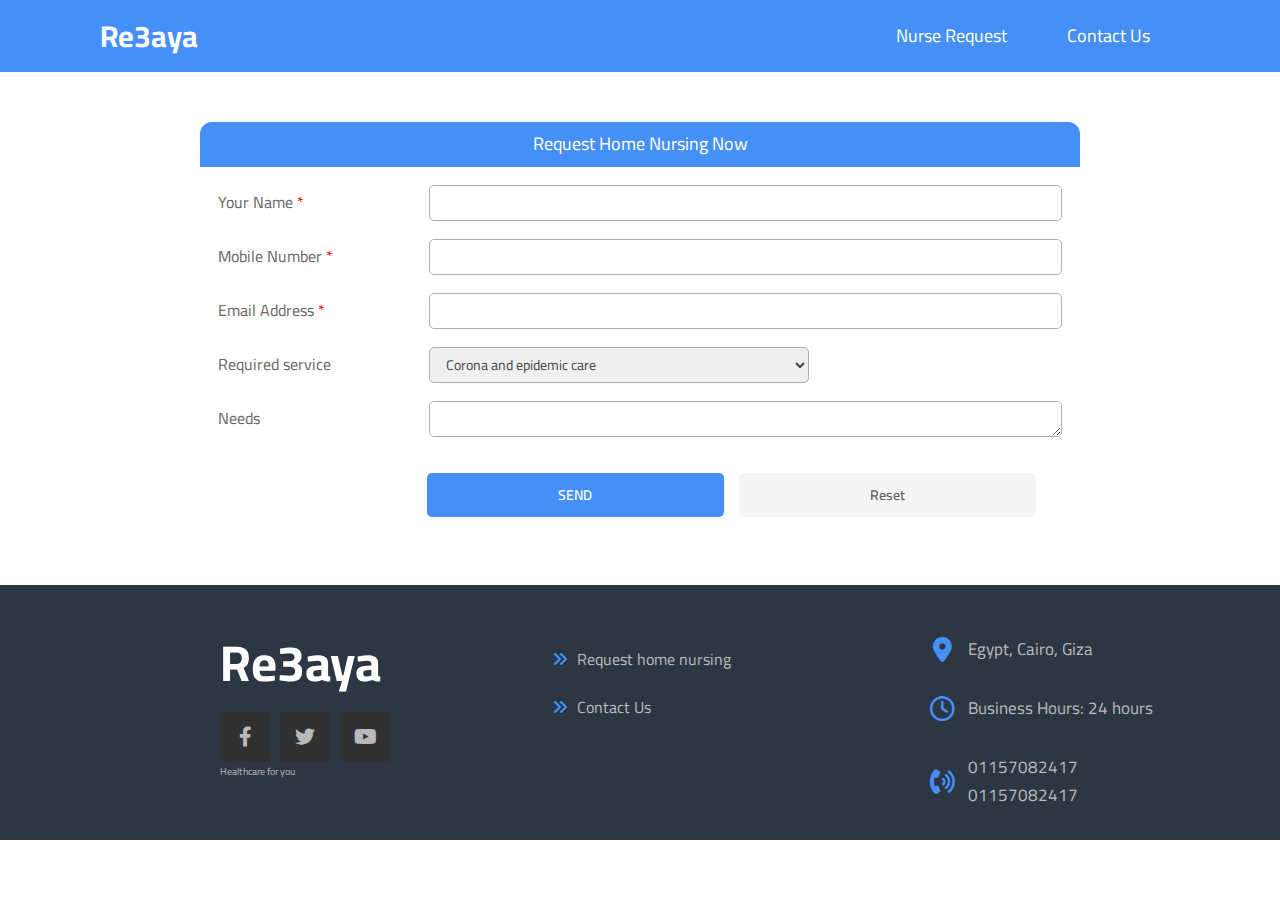
<file: Nurse/index.html>
<!DOCTYPE html>
<html lang="en">

<head>
    <meta charset="UTF-8">
    <meta http-equiv="X-UA-Compatible" content="IE=edge">
    <meta name="viewport" content="width=device-width, initial-scale=1.0">
    <link rel="preconnect" href="https://fonts.googleapis.com">
    <link rel="preconnect" href="https://fonts.gstatic.com" crossorigin>
    <link
        href="https://fonts.googleapis.com/css2?family=Cairo:wght@300;400;700&family=Open+Sans:wght@400;700&family=Roboto:wght@300;400&family=Work+Sans:wght@200;300;400;500;600;700;800&display=swap"
        rel="stylesheet">
    <link rel="stylesheet" href="css/normalize.css" />
    <link rel="stylesheet" href="css/style.css" />
    <link rel="stylesheet" href="css/all.min.css" />
    <title>Nurse</title>
</head>

<body>
    <div class="header" id="header">
        <div class="container">
            <a class="logo" href="../index.html">Re3aya</a>
            <ul class="main-nav">
                <li class="active3"><a href="#nurse">Nurse Request</a></li>
                <li class="active"><a href="">Contact Us</a></li>
            </ul>
        </div>
    </div>



    <div class="nurse" id="nurse">
        <div class="container">
            <div class="manage-profile-data">

                <p class="form-header">Request Home Nursing Now</p>

                <form class="edit-data-form" action="#">


                    <div class="field-container">
                        <label class="label" for="user-name">Your Name <span class="required">*</span></label>
                        <input class="input-field" type="text" id="user-name" required>
                    </div>

                    <div class="field-container">
                        <label class="label" for="mobile-number">Mobile Number <span class="required">*</span></label>
                        <input class="input-field" type="tel" id="mobile-number" required>
                    </div>

                    <div class="field-container">
                        <label class="label" for="email">Email Address <span class="required">*</span></label>
                        <input class="input-field" type="email" id="email" required>
                    </div>

                    <div class="field-container">
                        <label class="label" for="area">Required service</label>
                        <select class="input-field area" name="area" id="area">
                            <option value="Corona">Corona and epidemic care</option>
                            <option value="Express">Express Services</option>
                            <option value="Elderly">Elderly care</option>
                            <option value="baby">baby care</option>
                            <option value="natural">natural therapy</option>
                        </select>
                    </div>
                    <div class="field-container">
                        <label class="label" for="need">Needs</label>
                        <textarea id="need" class="input-field" name=" note"></textarea>
                    </div>

                    <div class="btns-container">
                        <div class="btns">
                            <button type="submit" class="btn save">Send</button>
                            <button type="reset" class="btn cancel">Reset</button>
                        </div>
                    </div>

                </form>

            </div>

        </div>
    </div>




    <div class="footer">
        <div class="container">
            <div class="box">
                <h3>Re3aya</h3>
                <ul class="social">
                    <li>
                        <a href="#" class="facebook">
                            <i class="fab fa-facebook-f"></i>
                        </a>
                    </li>
                    <li>
                        <a href="#" class="twitter">
                            <i class="fab fa-twitter"></i>
                        </a>
                    </li>
                    <li>
                        <a href="#" class="youtube">
                            <i class="fab fa-youtube"></i>
                        </a>
                    </li>
                </ul>
                <p class="text">Healthcare for you</p>
            </div>
            <div class="box">
                <ul class="links">
                    <li><a href="#nurse">Request home nursing</a></li>
                    <li><a href="#">Contact Us</a></li>
                </ul>
            </div>
            <div class="box">
                <div class="line">
                    <i class="fas fa-map-marker-alt fa-fw"></i>
                    <div class="info">Egypt, Cairo, Giza</div>
                </div>
                <div class="line">
                    <i class="far fa-clock fa-fw"></i>
                    <div class="info">Business Hours: 24 hours</div>
                </div>
                <div class="line">
                    <i class="fas fa-phone-volume fa-fw"></i>
                    <div class="info">
                        <span>01157082417</span>
                        <span>01157082417</span>
                    </div>
                </div>
            </div>
        </div>


        <script src="js/index.js"></script>
</body>

</html>
</file>
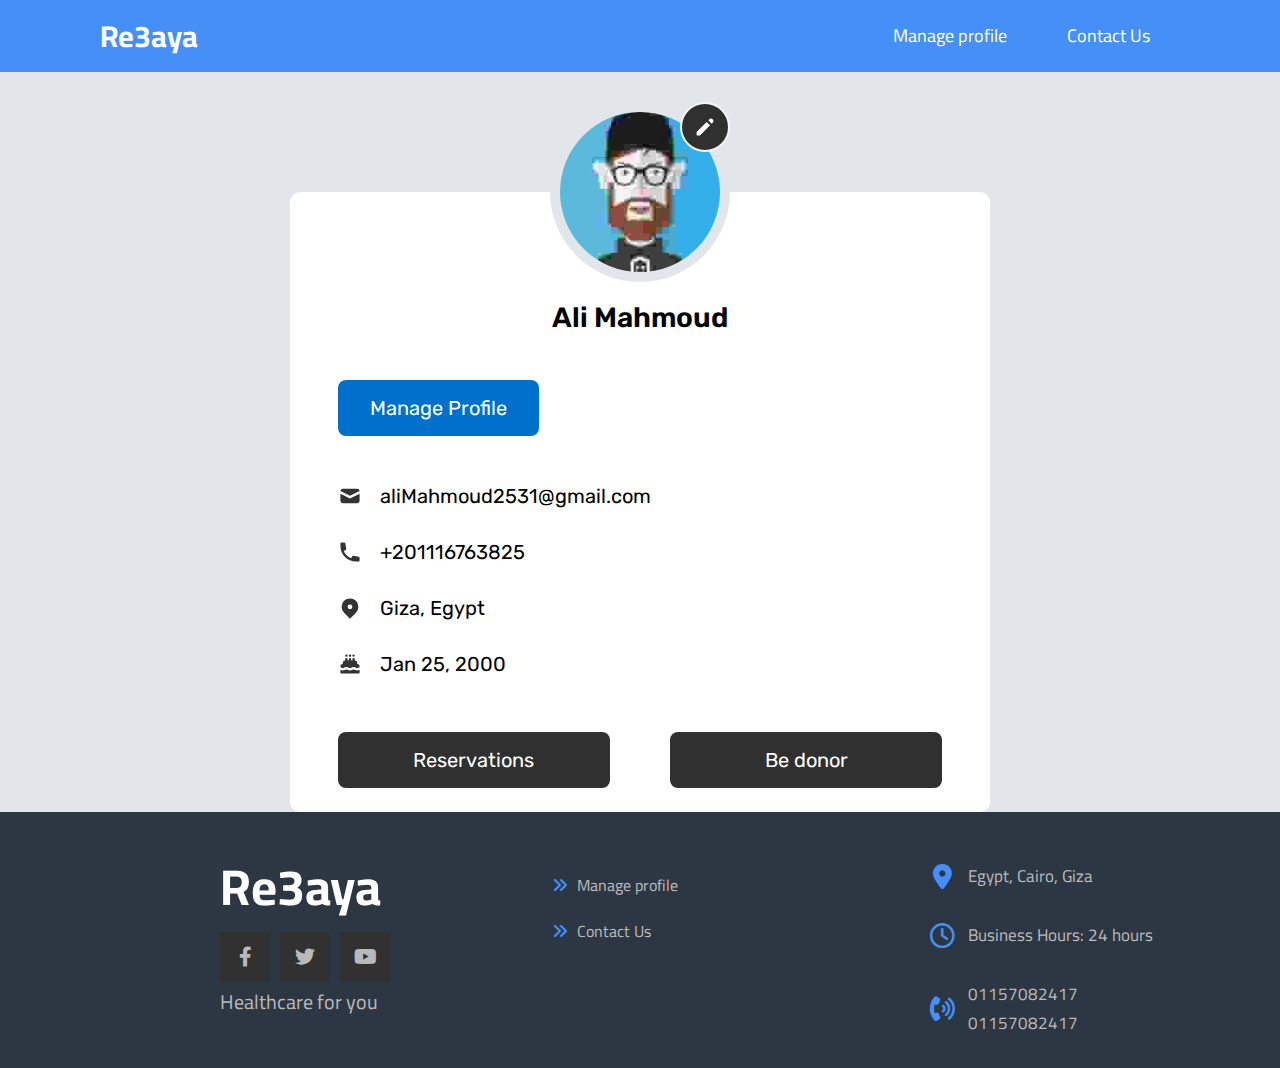
<file: profile/index.html>
<!DOCTYPE html>
<html lang="en">

<head>
    <meta charset="UTF-8">
    <meta http-equiv="X-UA-Compatible" content="IE=edge">
    <meta name="viewport" content="width=device-width, initial-scale=1.0">

    <link rel="stylesheet" href="css/style.css">
    <link rel="stylesheet" href="css/all.min.css" />
    <title>User profile</title>
</head>

<body>
    <div class="header" id="header">
        <div class="container1">
            <a class="logo" href="../index.html">Re3aya</a>
            <ul class="main-nav">
                <li class="active3"><a href="manage-profile.html">Manage profile</a></li>
                <li class="active"><a href="">Contact Us</a></li>
            </ul>
        </div>
    </div>
    <div class="container">

        <div class="img-container">
            <img src="imgs/avatar-01.jpg" alt="User profile image.">

            <a href="#" class="edit-icon-container">
                <svg xmlns="http://www.w3.org/2000/svg" class=" user-data-icon edit-icon" viewBox="0 0 20 20"
                    fill="currentColor">
                    <path
                        d="M13.586 3.586a2 2 0 112.828 2.828l-.793.793-2.828-2.828.793-.793zM11.379 5.793L3 14.172V17h2.828l8.38-8.379-2.83-2.828z" />
                </svg>
            </a>
        </div>

        <p class="user-name">
            Ali Mahmoud
        </p>

        <a class="btn manage" href="manage-profile.html">Manage Profile</a>

        <ul class="user-data-list">
            <li class="user-data">
                <svg xmlns="http://www.w3.org/2000/svg" class="user-data-icon" viewBox="0 0 20 20" fill="currentColor">
                    <path d="M2.003 5.884L10 9.882l7.997-3.998A2 2 0 0016 4H4a2 2 0 00-1.997 1.884z" />
                    <path d="M18 8.118l-8 4-8-4V14a2 2 0 002 2h12a2 2 0 002-2V8.118z" />
                </svg>
                <p>aliMahmoud2531@gmail.com</p>
            </li>
            <li class="user-data">
                <svg xmlns="http://www.w3.org/2000/svg" class="user-data-icon" viewBox="0 0 20 20" fill="currentColor">
                    <path
                        d="M2 3a1 1 0 011-1h2.153a1 1 0 01.986.836l.74 4.435a1 1 0 01-.54 1.06l-1.548.773a11.037 11.037 0 006.105 6.105l.774-1.548a1 1 0 011.059-.54l4.435.74a1 1 0 01.836.986V17a1 1 0 01-1 1h-2C7.82 18 2 12.18 2 5V3z" />
                </svg>
                <p>+201116763825</p>
            </li>
            <li class="user-data">
                <svg xmlns="http://www.w3.org/2000/svg" class="user-data-icon" viewBox="0 0 20 20" fill="currentColor">
                    <path fill-rule="evenodd"
                        d="M5.05 4.05a7 7 0 119.9 9.9L10 18.9l-4.95-4.95a7 7 0 010-9.9zM10 11a2 2 0 100-4 2 2 0 000 4z"
                        clip-rule="evenodd" />
                </svg>
                <p>Giza, Egypt</p>
            </li>
            <li class="user-data">
                <svg xmlns="http://www.w3.org/2000/svg" class="user-data-icon" viewBox="0 0 20 20" fill="currentColor">
                    <path fill-rule="evenodd"
                        d="M6 3a1 1 0 011-1h.01a1 1 0 010 2H7a1 1 0 01-1-1zm2 3a1 1 0 00-2 0v1a2 2 0 00-2 2v1a2 2 0 00-2 2v.683a3.7 3.7 0 011.055.485 1.704 1.704 0 001.89 0 3.704 3.704 0 014.11 0 1.704 1.704 0 001.89 0 3.704 3.704 0 014.11 0 1.704 1.704 0 001.89 0A3.7 3.7 0 0118 12.683V12a2 2 0 00-2-2V9a2 2 0 00-2-2V6a1 1 0 10-2 0v1h-1V6a1 1 0 10-2 0v1H8V6zm10 8.868a3.704 3.704 0 01-4.055-.036 1.704 1.704 0 00-1.89 0 3.704 3.704 0 01-4.11 0 1.704 1.704 0 00-1.89 0A3.704 3.704 0 012 14.868V17a1 1 0 001 1h14a1 1 0 001-1v-2.132zM9 3a1 1 0 011-1h.01a1 1 0 110 2H10a1 1 0 01-1-1zm3 0a1 1 0 011-1h.01a1 1 0 110 2H13a1 1 0 01-1-1z"
                        clip-rule="evenodd" />
                </svg>
                <p>Jan 25, 2000</p>
            </li>
            <li class="user-data">

            </li>
        </ul>

        <div class="btn-container">

            <a class="btn reser" href="reservations.html">Reservations</a>

            <a class="btn donor" href="../Blood donation en">Be donor</a>

        </div>

    </div>


    <div class="footer">
        <div class="container1">
            <div class="box">
                <h3>Re3aya</h3>
                <ul class="social">
                    <li>
                        <a href="#" class="facebook">
                            <i class="fab fa-facebook-f"></i>
                        </a>
                    </li>
                    <li>
                        <a href="#" class="twitter">
                            <i class="fab fa-twitter"></i>
                        </a>
                    </li>
                    <li>
                        <a href="#" class="youtube">
                            <i class="fab fa-youtube"></i>
                        </a>
                    </li>
                </ul>
                <p class="text">Healthcare for you</p>
            </div>
            <div class="box">
                <ul class="links">
                    <li><a href="#nurse">Manage profile</a></li>
                    <li><a href="#">Contact Us</a></li>
                </ul>
            </div>
            <div class="box">
                <div class="line">
                    <i class="fas fa-map-marker-alt fa-fw"></i>
                    <div class="info">Egypt, Cairo, Giza</div>
                </div>
                <div class="line">
                    <i class="far fa-clock fa-fw"></i>
                    <div class="info">Business Hours: 24 hours</div>
                </div>
                <div class="line">
                    <i class="fas fa-phone-volume fa-fw"></i>
                    <div class="info">
                        <span>01157082417</span>
                        <span>01157082417</span>
                    </div>
                </div>
            </div>
        </div>


        <script src="js/index.js"></script>

</body>

</html>
</file>
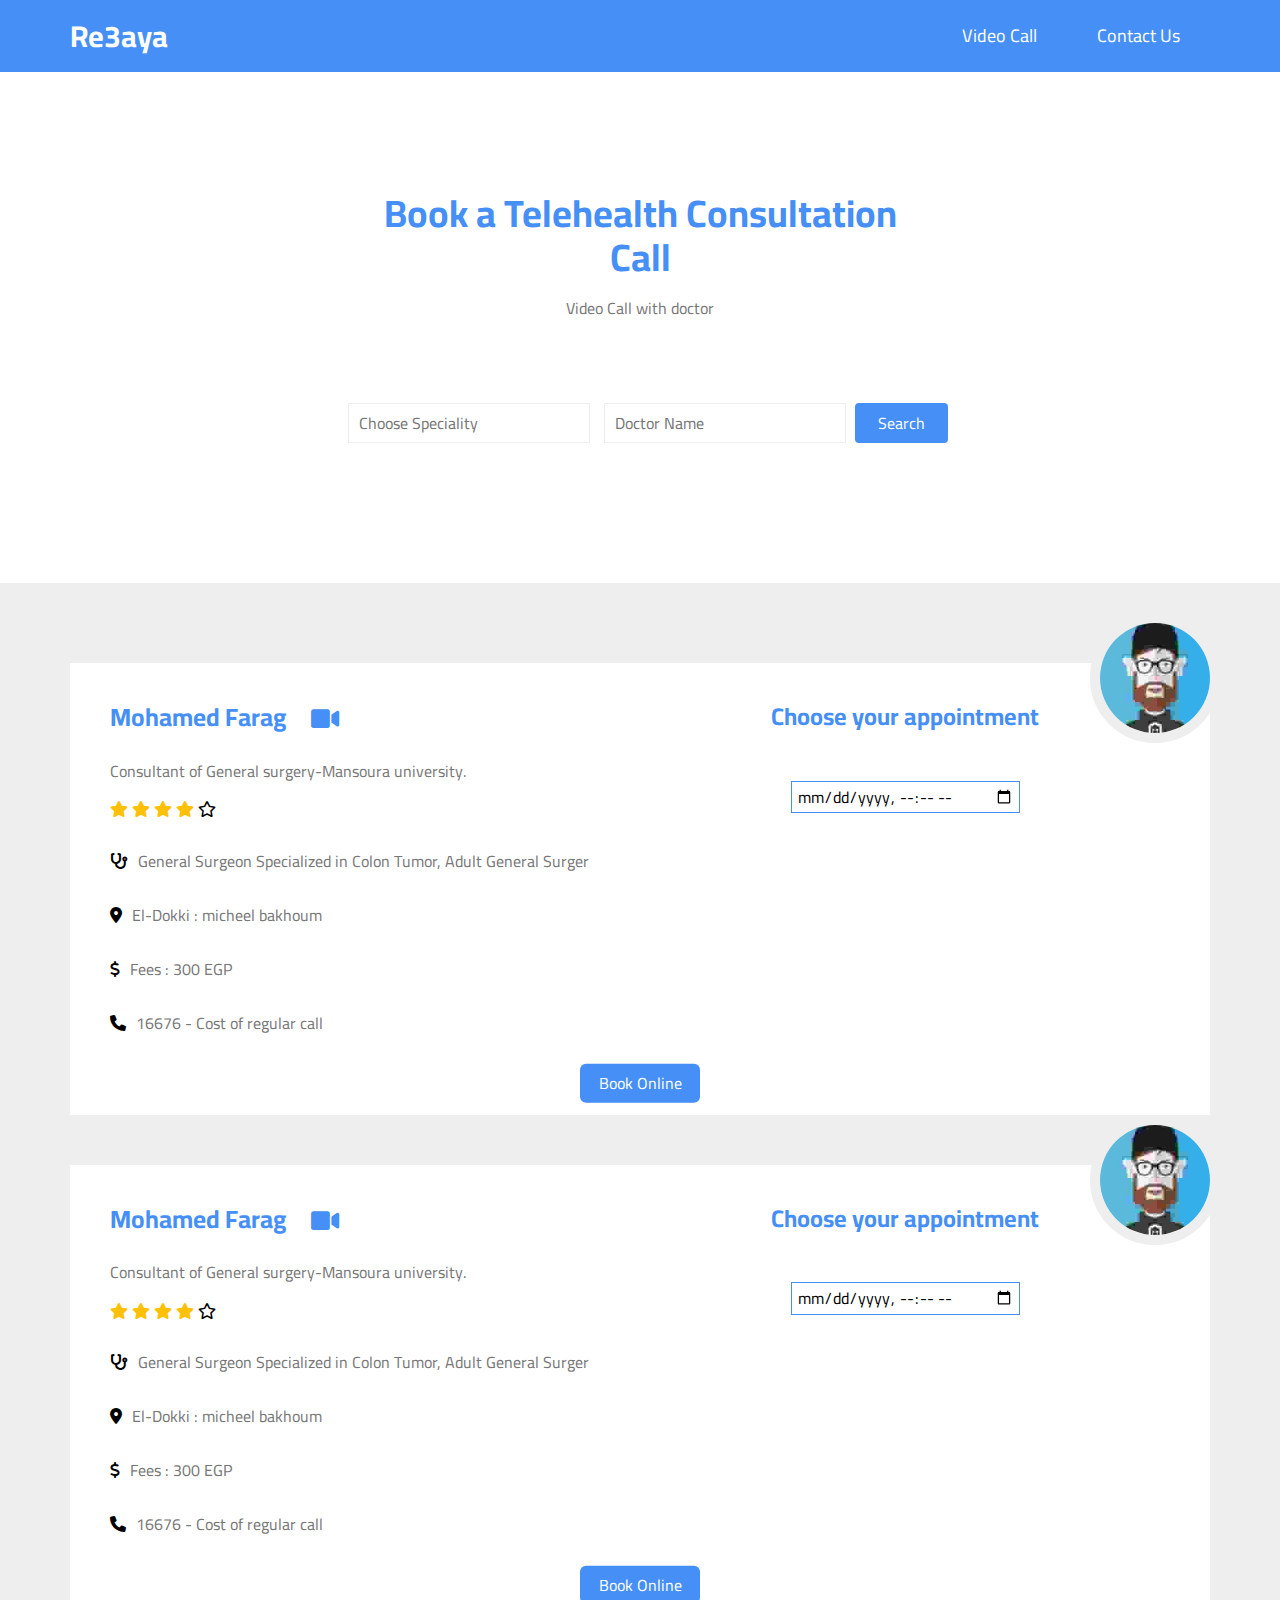
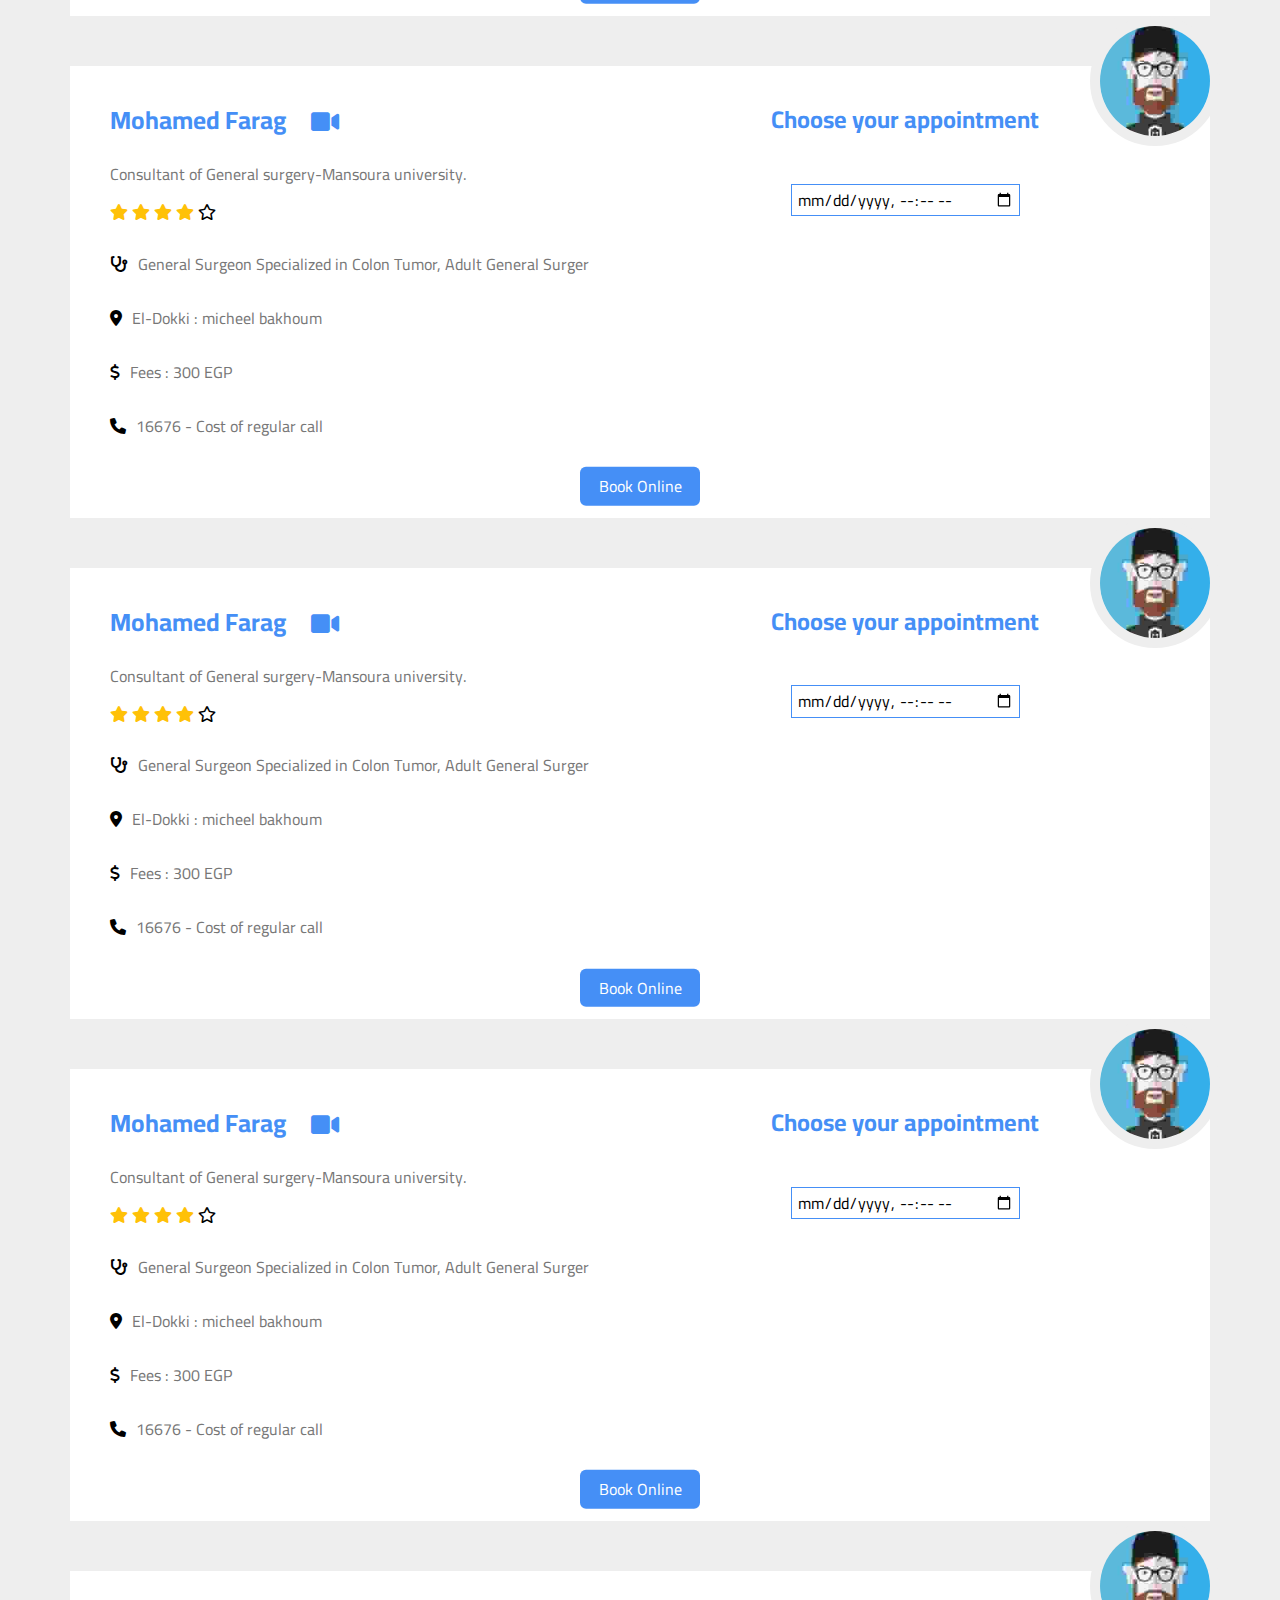
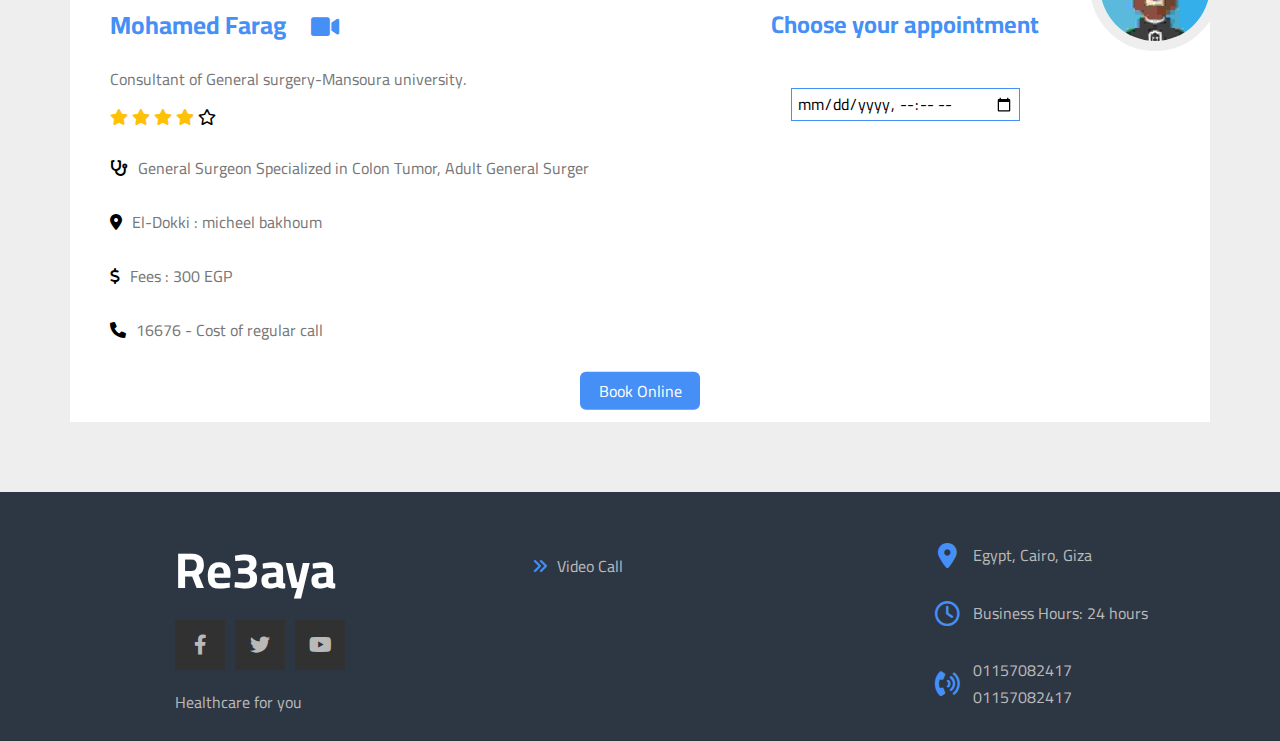
<file: Video call/index.html>
<!DOCTYPE html>
<html lang="ar">

<head>
    <meta charset="UTF-8">
    <meta http-equiv="X-UA-Compatible" content="IE=edge">
    <meta name="viewport" content="width=device-width, initial-scale=1.0">
    <link rel="preconnect" href="https://fonts.googleapis.com">
    <link rel="preconnect" href="https://fonts.gstatic.com" crossorigin>
    <link
        href="https://fonts.googleapis.com/css2?family=Cairo:wght@300;400;700&family=Open+Sans:wght@400;700&family=Roboto:wght@300;400&family=Work+Sans:wght@200;300;400;500;600;700;800&display=swap"
        rel="stylesheet">
    <link rel="stylesheet" href="css/normalize.css" />
    <link rel="stylesheet" href="css/style.css" />
    <link rel="stylesheet" href="css/all.min.css" />
    <title>Video Call</title>
</head>

<body>
    <div class="header" id="header">
        <div class="container">
            <a class="logo" href="../index.html">Re3aya</a>
            <ul class="main-nav">
                <li class="active3"><a href="#doctor">Video Call</a></li>
                <li class="active"><a href="">Contact Us</a></li>
            </ul>
        </div>
    </div>

    <div class="landing" id="doctor">
        <div class="container">
            <div class="text">
                <h3>Book a Telehealth Consultation Call</h3>
                <p>Video Call with doctor</p>
            </div>
            <div class="input">
                <form>
                    <!-- <span>Speciality</span> -->
                    <input list="speciality" placeholder="Choose Speciality">
                    <datalist id="speciality">
                        <option value="Diagnostic radiology">
                        <option value="Dermatology">
                        <option value="Anesthesiology">
                        <option value="Allergy and immunology">
                        <option value="Neurology">
                        <option value="Obstetrics and gynecology">
                        <option value="Ophthalmology">
                        <option value="Pediatrics">
                        <option value="Psychiatry">
                        <option value="Surgery">
                        <option value="Urology">
                        <option value="Cardiologists">
                        <option value="Colon and Rectal Surgeons">
                        <option value="Critical Care Medicine Specialists">
                        <option value="Endocrinologists">
                        <option value="Hematologists">
                        <option value="Internists"></option>
                        <option value="Oncologists"></option>
                        <option value="Osteopaths"></option>
                        <option value="Pulmonologists"></option>
                    </datalist>


                    <label for="docname"></label>
                    <input type="text" placeholder="Doctor Name" id="docname">

                    <button class="btn">Search</button>
                </form>
            </div>
        </div>
    </div>


    <div class="alldoctors" id="alldoctors">
        <div class="container">
            <div class="box">
                <div class="col">
                    <img src="images/avatar-01.jpg" alt="" />
                    <div class="nam">
                        <h3>Mohamed Farag</h3>
                        <i class='fas fa-video'></i>
                    </div>
                    <span class="title">Consultant of General surgery-Mansoura university.</span>
                    <div class="rate">
                        <i class="filled fas fa-star"></i>
                        <i class="filled fas fa-star"></i>
                        <i class="filled fas fa-star"></i>
                        <i class="filled fas fa-star"></i>
                        <i class="far fa-star"></i>
                    </div>
                    <ul>
                        <li>
                            <i class="fa fa-stethoscope"></i>
                            <p class="active1"><span>General Surgeon Specialized in Colon Tumor, Adult General
                                    Surger</span></p>
                        </li>
                        <li>
                            <i class='fas fa-map-marker-alt'></i>
                            <p><span>El-Dokki : micheel bakhoum</span></p>
                        </li>
                        <li>
                            <i class="fa fa-dollar"></i>
                            <p>Fees : <span>300 EGP</span></p>
                        </li>
                        <li>
                            <i class="fa fa-phone"></i>
                            <p><span>16676</span> - Cost of regular call</p>
                        </li>
                    </ul>
                </div>
                <div class="appointment">
                    <h2>Choose your appointment</h2>
                    <div class="time">
                        <form action="">
                            <input required type="datetime-local" id="meeting-time" name="meeting-time"
                                value="2022-00-12T19:30" min="2022-06-16T08:00" max="2022-00-30T16:00">
                        </form>
                    </div>
                </div>
                <button class="btn">Book Online</button>
            </div>
            <div class="box">
                <div class="col">
                    <img src="images/avatar-01.jpg" alt="" />
                    <div class="nam">
                        <h3>Mohamed Farag</h3>
                        <i class='fas fa-video'></i>
                    </div>
                    <span class="title">Consultant of General surgery-Mansoura university.</span>
                    <div class="rate">
                        <i class="filled fas fa-star"></i>
                        <i class="filled fas fa-star"></i>
                        <i class="filled fas fa-star"></i>
                        <i class="filled fas fa-star"></i>
                        <i class="far fa-star"></i>
                    </div>
                    <ul>
                        <li>
                            <i class="fa fa-stethoscope"></i>
                            <p class="active1"><span>General Surgeon Specialized in Colon Tumor, Adult General
                                    Surger</span></p>
                        </li>
                        <li>
                            <i class='fas fa-map-marker-alt'></i>
                            <p><span>El-Dokki : micheel bakhoum</span></p>
                        </li>
                        <li>
                            <i class="fa fa-dollar"></i>
                            <p>Fees : <span>300 EGP</span></p>
                        </li>
                        <li>
                            <i class="fa fa-phone"></i>
                            <p><span>16676</span> - Cost of regular call</p>
                        </li>
                    </ul>
                </div>
                <div class="appointment">
                    <h2>Choose your appointment</h2>
                    <div class="time">
                        <form action="">
                            <input required type="datetime-local" id="meeting-time" name="meeting-time"
                                value="2022-00-12T19:30" min="2022-06-16T08:00" max="2022-00-30T16:00">
                        </form>
                    </div>
                </div>
                <button class="btn">Book Online</button>
            </div>
            <div class="box">
                <div class="col">
                    <img src="images/avatar-01.jpg" alt="" />
                    <div class="nam">
                        <h3>Mohamed Farag</h3>
                        <i class='fas fa-video'></i>
                    </div>
                    <span class="title">Consultant of General surgery-Mansoura university.</span>
                    <div class="rate">
                        <i class="filled fas fa-star"></i>
                        <i class="filled fas fa-star"></i>
                        <i class="filled fas fa-star"></i>
                        <i class="filled fas fa-star"></i>
                        <i class="far fa-star"></i>
                    </div>
                    <ul>
                        <li>
                            <i class="fa fa-stethoscope"></i>
                            <p class="active1"><span>General Surgeon Specialized in Colon Tumor, Adult General
                                    Surger</span></p>
                        </li>
                        <li>
                            <i class='fas fa-map-marker-alt'></i>
                            <p><span>El-Dokki : micheel bakhoum</span></p>
                        </li>
                        <li>
                            <i class="fa fa-dollar"></i>
                            <p>Fees : <span>300 EGP</span></p>
                        </li>
                        <li>
                            <i class="fa fa-phone"></i>
                            <p><span>16676</span> - Cost of regular call</p>
                        </li>
                    </ul>
                </div>
                <div class="appointment">
                    <h2>Choose your appointment</h2>
                    <div class="time">
                        <form action="">
                            <input required type="datetime-local" id="meeting-time" name="meeting-time"
                                value="2022-00-12T19:30" min="2022-06-16T08:00" max="2022-00-30T16:00">
                        </form>
                    </div>
                </div>
                <button class="btn">Book Online</button>
            </div>
            <div class="box">
                <div class="col">
                    <img src="images/avatar-01.jpg" alt="" />
                    <div class="nam">
                        <h3>Mohamed Farag</h3>
                        <i class='fas fa-video'></i>
                    </div>
                    <span class="title">Consultant of General surgery-Mansoura university.</span>
                    <div class="rate">
                        <i class="filled fas fa-star"></i>
                        <i class="filled fas fa-star"></i>
                        <i class="filled fas fa-star"></i>
                        <i class="filled fas fa-star"></i>
                        <i class="far fa-star"></i>
                    </div>
                    <ul>
                        <li>
                            <i class="fa fa-stethoscope"></i>
                            <p class="active1"><span>General Surgeon Specialized in Colon Tumor, Adult General
                                    Surger</span></p>
                        </li>
                        <li>
                            <i class='fas fa-map-marker-alt'></i>
                            <p><span>El-Dokki : micheel bakhoum</span></p>
                        </li>
                        <li>
                            <i class="fa fa-dollar"></i>
                            <p>Fees : <span>300 EGP</span></p>
                        </li>
                        <li>
                            <i class="fa fa-phone"></i>
                            <p><span>16676</span> - Cost of regular call</p>
                        </li>
                    </ul>
                </div>
                <div class="appointment">
                    <h2>Choose your appointment</h2>
                    <div class="time">
                        <form action="">
                            <input required type="datetime-local" id="meeting-time" name="meeting-time"
                                value="2022-00-12T19:30" min="2022-06-16T08:00" max="2022-00-30T16:00">
                        </form>
                    </div>
                </div>
                <button class="btn">Book Online</button>
            </div>
            <div class="box">
                <div class="col">
                    <img src="images/avatar-01.jpg" alt="" />
                    <div class="nam">
                        <h3>Mohamed Farag</h3>
                        <i class='fas fa-video'></i>
                    </div>
                    <span class="title">Consultant of General surgery-Mansoura university.</span>
                    <div class="rate">
                        <i class="filled fas fa-star"></i>
                        <i class="filled fas fa-star"></i>
                        <i class="filled fas fa-star"></i>
                        <i class="filled fas fa-star"></i>
                        <i class="far fa-star"></i>
                    </div>
                    <ul>
                        <li>
                            <i class="fa fa-stethoscope"></i>
                            <p class="active1"><span>General Surgeon Specialized in Colon Tumor, Adult General
                                    Surger</span></p>
                        </li>
                        <li>
                            <i class='fas fa-map-marker-alt'></i>
                            <p><span>El-Dokki : micheel bakhoum</span></p>
                        </li>
                        <li>
                            <i class="fa fa-dollar"></i>
                            <p>Fees : <span>300 EGP</span></p>
                        </li>
                        <li>
                            <i class="fa fa-phone"></i>
                            <p><span>16676</span> - Cost of regular call</p>
                        </li>
                    </ul>
                </div>
                <div class="appointment">
                    <h2>Choose your appointment</h2>
                    <div class="time">
                        <form action="">
                            <input required type="datetime-local" id="meeting-time" name="meeting-time"
                                value="2022-00-12T19:30" min="2022-06-16T08:00" max="2022-00-30T16:00">
                        </form>
                    </div>
                </div>
                <button class="btn">Book Online</button>
            </div>
            <div class="box">
                <div class="col">
                    <img src="images/avatar-01.jpg" alt="" />
                    <div class="nam">
                        <h3>Mohamed Farag</h3>
                        <i class='fas fa-video'></i>
                    </div>
                    <span class="title">Consultant of General surgery-Mansoura university.</span>
                    <div class="rate">
                        <i class="filled fas fa-star"></i>
                        <i class="filled fas fa-star"></i>
                        <i class="filled fas fa-star"></i>
                        <i class="filled fas fa-star"></i>
                        <i class="far fa-star"></i>
                    </div>
                    <ul>
                        <li>
                            <i class="fa fa-stethoscope"></i>
                            <p class="active1"><span>General Surgeon Specialized in Colon Tumor, Adult General
                                    Surger</span></p>
                        </li>
                        <li>
                            <i class='fas fa-map-marker-alt'></i>
                            <p><span>El-Dokki : micheel bakhoum</span></p>
                        </li>
                        <li>
                            <i class="fa fa-dollar"></i>
                            <p>Fees : <span>300 EGP</span></p>
                        </li>
                        <li>
                            <i class="fa fa-phone"></i>
                            <p><span>16676</span> - Cost of regular call</p>
                        </li>
                    </ul>
                </div>
                <div class="appointment">
                    <h2>Choose your appointment</h2>
                    <div class="time">
                        <form action="">
                            <input required type="datetime-local" id="meeting-time" name="meeting-time"
                                value="2022-00-12T19:30" min="2022-06-16T08:00" max="2022-00-30T16:00">
                        </form>
                    </div>
                </div>
                <button class="btn">Book Online</button>
            </div>
        </div>
    </div>






    <div class="footer">
        <div class="container">
            <div class="box">
                <h3>Re3aya</h3>
                <ul class="social">
                    <li>
                        <a href="#" class="facebook">
                            <i class="fab fa-facebook-f"></i>
                        </a>
                    </li>
                    <li>
                        <a href="#" class="twitter">
                            <i class="fab fa-twitter"></i>
                        </a>
                    </li>
                    <li>
                        <a href="#" class="youtube">
                            <i class="fab fa-youtube"></i>
                        </a>
                    </li>
                </ul>
                <p class="text">Healthcare for you</p>
            </div>
            <div class="box">
                <ul class="links">
                    <li><a href="#doctor">Video Call</a></li>
                    <!-- <li><a href="#contact">Contact Us</a></li> -->
                </ul>
            </div>
            <div class="box">
                <div class="line">
                    <i class="fas fa-map-marker-alt fa-fw"></i>
                    <div class="info">Egypt, Cairo, Giza</div>
                </div>
                <div class="line">
                    <i class="far fa-clock fa-fw"></i>
                    <div class="info">Business Hours: 24 hours</div>
                </div>
                <div class="line">
                    <i class="fas fa-phone-volume fa-fw"></i>
                    <div class="info">
                        <span>01157082417</span>
                        <span>01157082417</span>
                    </div>
                </div>
            </div>
        </div>


        <script src="js/index.js"></script>
</body>

</html>
</file>
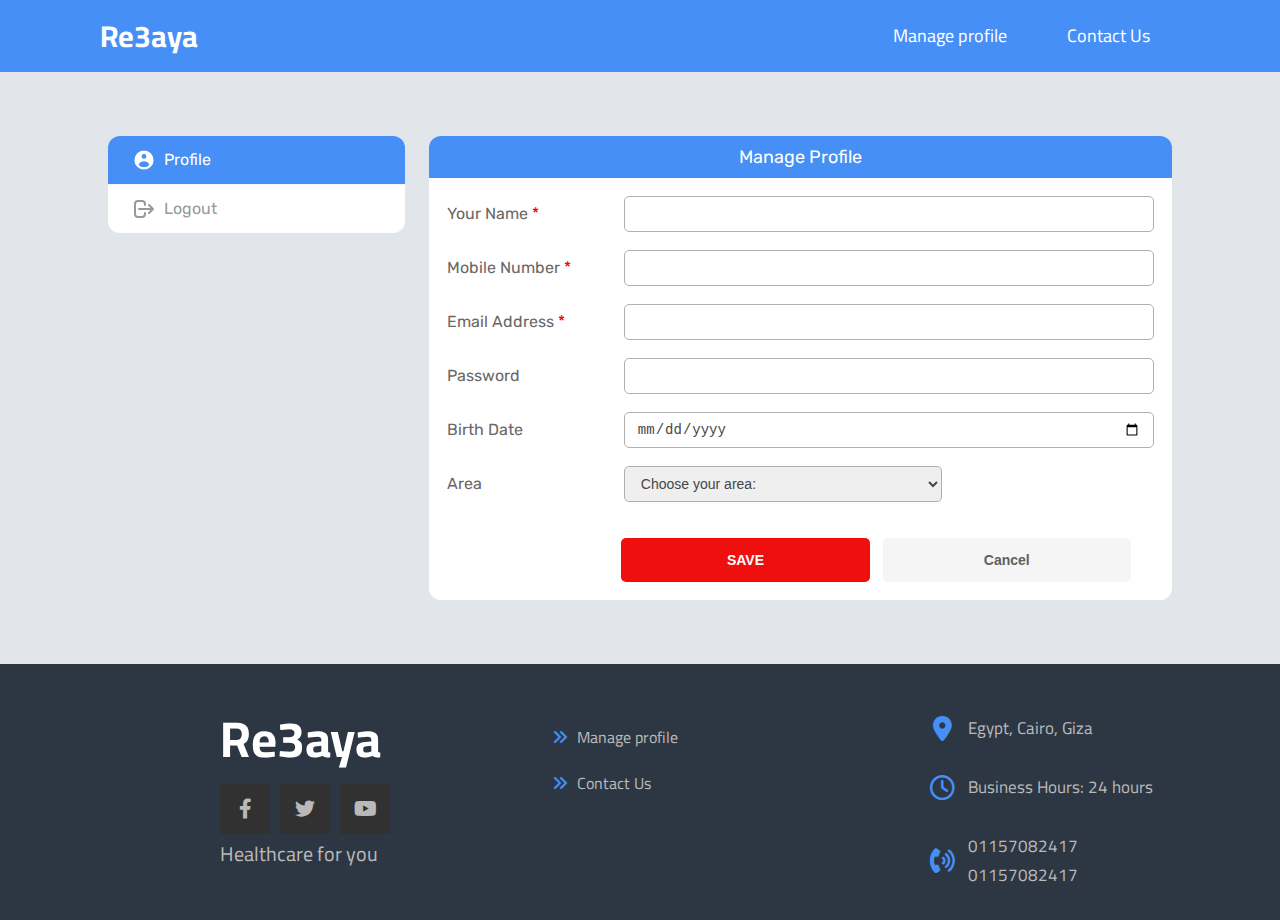
<file: profile/manage-profile.html>
<!DOCTYPE html>
<html lang="en">

<head>
    <meta charset="UTF-8">
    <meta http-equiv="X-UA-Compatible" content="IE=edge">
    <meta name="viewport" content="width=device-width, initial-scale=1.0">

    <link rel="stylesheet" href="css/manage-profile.css">
    <link rel="stylesheet" href="css/all.min.css" />
    <title>Manage profile</title>
</head>

<body>

    <div class="header" id="header">
        <div class="container1">
            <a class="logo" href="../index.html">Re3aya</a>
            <ul class="main-nav">
                <li class="active3"><a href="#chage-password">Manage profile</a></li>
                <li class="active"><a href="">Contact Us</a></li>
            </ul>
        </div>
    </div>

    <div class="container">

        <div class="chage-password" id="chage-password">

            <a class="link profile" href="index.html">
                <svg xmlns="http://www.w3.org/2000/svg" class="icon" viewBox="0 0 20 20" fill="currentColor">
                    <path fill-rule="evenodd"
                        d="M18 10a8 8 0 11-16 0 8 8 0 0116 0zm-6-3a2 2 0 11-4 0 2 2 0 014 0zm-2 4a5 5 0 00-4.546 2.916A5.986 5.986 0 0010 16a5.986 5.986 0 004.546-2.084A5 5 0 0010 11z"
                        clip-rule="evenodd" />
                </svg>
                <p>
                    Profile
                </p>
            </a>

            <!-- <a class="link password" href="#">
                <svg xmlns="http://www.w3.org/2000/svg" class="icon" viewBox="0 0 20 20" fill="currentColor">
                    <path fill-rule="evenodd" d="M2.166 4.999A11.954 11.954 0 0010 1.944 11.954 11.954 0 0017.834 5c.11.65.166 1.32.166 2.001 0 5.225-3.34 9.67-8 11.317C5.34 16.67 2 12.225 2 7c0-.682.057-1.35.166-2.001zm11.541 3.708a1 1 0 00-1.414-1.414L9 10.586 7.707 9.293a1 1 0 00-1.414 1.414l2 2a1 1 0 001.414 0l4-4z" clip-rule="evenodd" />
                </svg>
                <p>
                    Change Password
                </p>
            </a> -->

            <a class="link logout" href="#">
                <svg xmlns="http://www.w3.org/2000/svg" class="icon" fill="none" viewBox="0 0 24 24"
                    stroke="currentColor" stroke-width="2">
                    <path stroke-linecap="round" stroke-linejoin="round"
                        d="M17 16l4-4m0 0l-4-4m4 4H7m6 4v1a3 3 0 01-3 3H6a3 3 0 01-3-3V7a3 3 0 013-3h4a3 3 0 013 3v1" />
                </svg>
                <p>
                    Logout
                </p>
            </a>

        </div>

        <div class="manage-profile-data">

            <p class="form-header">
                Manage Profile
            </p>

            <form class="edit-data-form" action="#">


                <div class="field-container">
                    <label class="label" for="user-name">Your Name <span class="required">*</span></label>
                    <input class="input-field" type="text" id="user-name" required>
                </div>

                <div class="field-container">
                    <label class="label" for="mobile-number">Mobile Number <span class="required">*</span></label>
                    <input class="input-field" type="tel" id="mobile-number" required>
                </div>

                <div class="field-container">
                    <label class="label" for="email">Email Address <span class="required">*</span></label>
                    <input class="input-field" type="email" id="email" required>
                </div>

                <div class="field-container">
                    <label class="label" for="password">Password</label>
                    <input class="input-field" type="password" id="password">
                </div>

                <div class="field-container">
                    <label class="label" for="birth-date">Birth Date</label>
                    <input class="input-field" type="date" id="birth-date">
                </div>

                <div class="field-container">
                    <label class="label" for="area">Area</label>
                    <select class="input-field area" name="area" id="area">
                        <option value="">Choose your area:</option>
                        <option value="giza">Giza</option>
                        <option value="cairo">Cairo</option>
                        <option value="october">October</option>
                    </select>
                </div>

                <div class="btns-container">
                    <div class="btns">
                        <button type="submit" class="btn save">Save</button>
                        <button class="btn cancel">Cancel</button>
                    </div>
                </div>

            </form>

        </div>

    </div>

    <div class="footer">
        <div class="container1">
            <div class="box">
                <h3>Re3aya</h3>
                <ul class="social">
                    <li>
                        <a href="#" class="facebook">
                            <i class="fab fa-facebook-f"></i>
                        </a>
                    </li>
                    <li>
                        <a href="#" class="twitter">
                            <i class="fab fa-twitter"></i>
                        </a>
                    </li>
                    <li>
                        <a href="#" class="youtube">
                            <i class="fab fa-youtube"></i>
                        </a>
                    </li>
                </ul>
                <p class="text">Healthcare for you</p>
            </div>
            <div class="box">
                <ul class="links">
                    <li><a href="#nurse">Manage profile</a></li>
                    <li><a href="#">Contact Us</a></li>
                </ul>
            </div>
            <div class="box">
                <div class="line">
                    <i class="fas fa-map-marker-alt fa-fw"></i>
                    <div class="info">Egypt, Cairo, Giza</div>
                </div>
                <div class="line">
                    <i class="far fa-clock fa-fw"></i>
                    <div class="info">Business Hours: 24 hours</div>
                </div>
                <div class="line">
                    <i class="fas fa-phone-volume fa-fw"></i>
                    <div class="info">
                        <span>01157082417</span>
                        <span>01157082417</span>
                    </div>
                </div>
            </div>
        </div>


        <script src="js/index.js"></script>
</body>

</html>
</file>
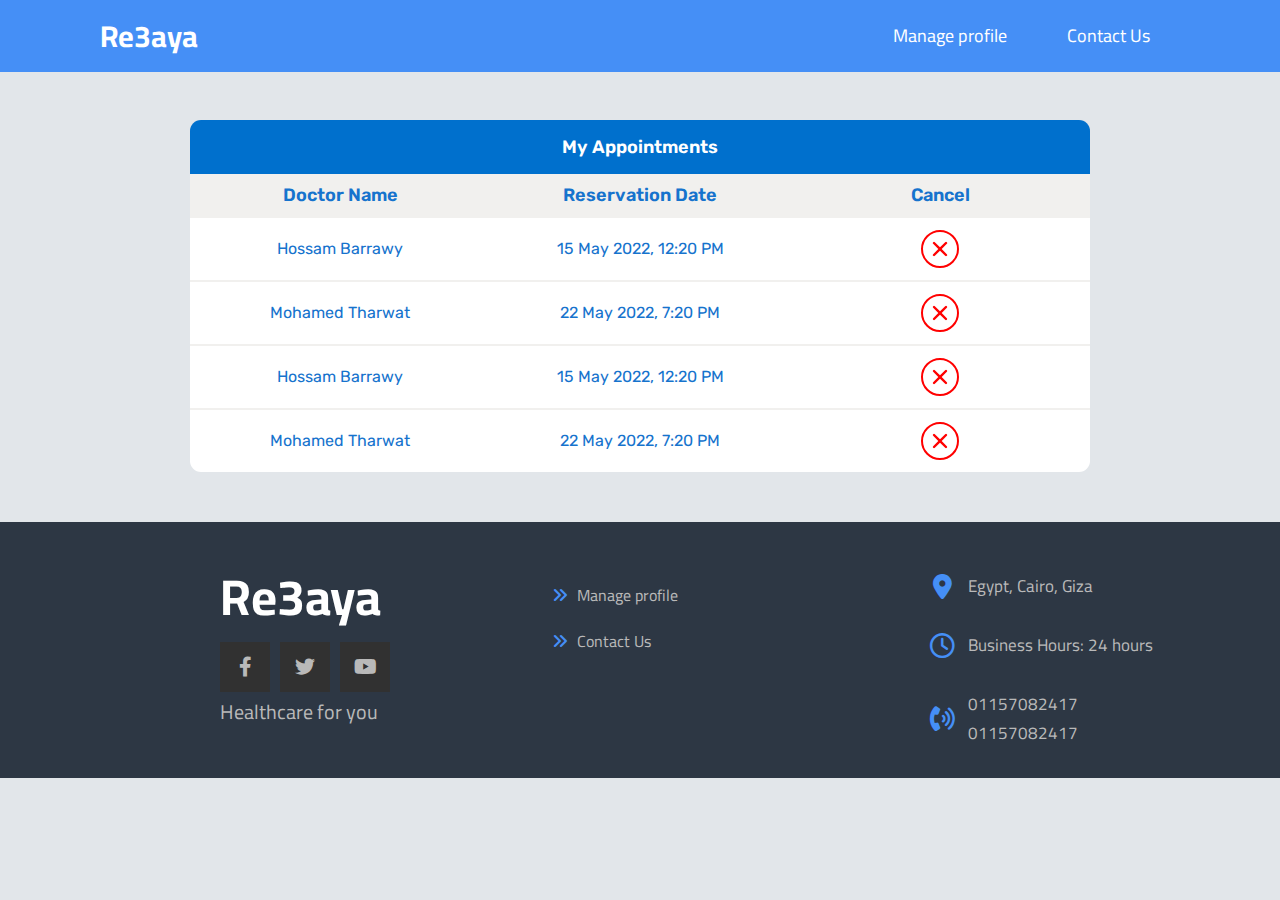
<file: profile/reservations.html>
<!DOCTYPE html>
<html lang="en">

<head>
    <meta charset="UTF-8">
    <meta http-equiv="X-UA-Compatible" content="IE=edge">
    <meta name="viewport" content="width=device-width, initial-scale=1.0">

    <link rel="stylesheet" href="css/reservations.css">
    <link rel="stylesheet" href="css/all.min.css" />
    <title>Reservations</title>
</head>

<body>
    <div class="header" id="header">
        <div class="container1">
            <a class="logo" href="../index.html">Re3aya</a>
            <ul class="main-nav">
                <li class="active3"><a href="manage-profile.html">Manage profile</a></li>
                <li class="active"><a href="">Contact Us</a></li>
            </ul>
        </div>
    </div>

    <div class="container">

        <p class="appointments">
            My Appointments
        </p>

        <div class="reservations-table-header">
            <div class="doctor-name item">
                <p>Doctor Name</p>
            </div>

            <div class="reservation-date item">
                <p>Reservation Date</p>
            </div>

            <div class="reservation-cancel-header item">
                <p>Cancel</p>
            </div>
        </div>

        <div class="reservations-table-data">
            <div class="doctor-name item">
                <p>
                    <a class="doctor-profile-link" href="#">
                        Hossam Barrawy
                    </a>
                </p>
            </div>

            <div class="reservation-date item">
                <p>15 May 2022, 12:20 PM</p>
            </div>

            <div class="reservation-cancel item">
                <button class="cancel-btn">
                    <svg xmlns="http://www.w3.org/2000/svg" class="icon" viewBox="0 0 20 20" fill="currentColor">
                        <path fill-rule="evenodd"
                            d="M4.293 4.293a1 1 0 011.414 0L10 8.586l4.293-4.293a1 1 0 111.414 1.414L11.414 10l4.293 4.293a1 1 0 01-1.414 1.414L10 11.414l-4.293 4.293a1 1 0 01-1.414-1.414L8.586 10 4.293 5.707a1 1 0 010-1.414z"
                            clip-rule="evenodd" />
                    </svg>
                </button>
            </div>

        </div>

        <div class="reservations-table-data">
            <div class="doctor-name item">
                <p>
                    <a class="doctor-profile-link" href="#">
                        Mohamed Tharwat
                    </a>
                </p>
            </div>

            <div class="reservation-date item">
                <p>22 May 2022, 7:20 PM</p>
            </div>

            <div class="reservation-cancel item">
                <button class="cancel-btn">
                    <svg xmlns="http://www.w3.org/2000/svg" class="icon" viewBox="0 0 20 20" fill="currentColor">
                        <path fill-rule="evenodd"
                            d="M4.293 4.293a1 1 0 011.414 0L10 8.586l4.293-4.293a1 1 0 111.414 1.414L11.414 10l4.293 4.293a1 1 0 01-1.414 1.414L10 11.414l-4.293 4.293a1 1 0 01-1.414-1.414L8.586 10 4.293 5.707a1 1 0 010-1.414z"
                            clip-rule="evenodd" />
                    </svg>
                </button>
            </div>

        </div>

        <div class="reservations-table-data">
            <div class="doctor-name item">
                <p>
                    <a class="doctor-profile-link" href="#">
                        Hossam Barrawy
                    </a>
                </p>
            </div>

            <div class="reservation-date item">
                <p>15 May 2022, 12:20 PM</p>
            </div>

            <div class="reservation-cancel item">
                <button class="cancel-btn">
                    <svg xmlns="http://www.w3.org/2000/svg" class="icon" viewBox="0 0 20 20" fill="currentColor">
                        <path fill-rule="evenodd"
                            d="M4.293 4.293a1 1 0 011.414 0L10 8.586l4.293-4.293a1 1 0 111.414 1.414L11.414 10l4.293 4.293a1 1 0 01-1.414 1.414L10 11.414l-4.293 4.293a1 1 0 01-1.414-1.414L8.586 10 4.293 5.707a1 1 0 010-1.414z"
                            clip-rule="evenodd" />
                    </svg>
                </button>
            </div>

        </div>

        <div class="reservations-table-data">
            <div class="doctor-name item">
                <p>
                    <a class="doctor-profile-link" href="#">
                        Mohamed Tharwat
                    </a>
                </p>
            </div>

            <div class="reservation-date item">
                <p>22 May 2022, 7:20 PM</p>
            </div>

            <div class="reservation-cancel item">
                <button class="cancel-btn">
                    <svg xmlns="http://www.w3.org/2000/svg" class="icon" viewBox="0 0 20 20" fill="currentColor">
                        <path fill-rule="evenodd"
                            d="M4.293 4.293a1 1 0 011.414 0L10 8.586l4.293-4.293a1 1 0 111.414 1.414L11.414 10l4.293 4.293a1 1 0 01-1.414 1.414L10 11.414l-4.293 4.293a1 1 0 01-1.414-1.414L8.586 10 4.293 5.707a1 1 0 010-1.414z"
                            clip-rule="evenodd" />
                    </svg>
                </button>
            </div>

        </div>


    </div>



    <div class="footer">
        <div class="container1">
            <div class="box">
                <h3>Re3aya</h3>
                <ul class="social">
                    <li>
                        <a href="#" class="facebook">
                            <i class="fab fa-facebook-f"></i>
                        </a>
                    </li>
                    <li>
                        <a href="#" class="twitter">
                            <i class="fab fa-twitter"></i>
                        </a>
                    </li>
                    <li>
                        <a href="#" class="youtube">
                            <i class="fab fa-youtube"></i>
                        </a>
                    </li>
                </ul>
                <p class="text">Healthcare for you</p>
            </div>
            <div class="box">
                <ul class="links">
                    <li><a href="#nurse">Manage profile</a></li>
                    <li><a href="#">Contact Us</a></li>
                </ul>
            </div>
            <div class="box">
                <div class="line">
                    <i class="fas fa-map-marker-alt fa-fw"></i>
                    <div class="info">Egypt, Cairo, Giza</div>
                </div>
                <div class="line">
                    <i class="far fa-clock fa-fw"></i>
                    <div class="info">Business Hours: 24 hours</div>
                </div>
                <div class="line">
                    <i class="fas fa-phone-volume fa-fw"></i>
                    <div class="info">
                        <span>01157082417</span>
                        <span>01157082417</span>
                    </div>
                </div>
            </div>
        </div>


        <script src="js/index.js"></script>


</body>

</html>
</file>
<file: css/landing.css>
* {
    -webkit-box-sizing: border-box;
    -moz-box-sizing: border-box;
    box-sizing: border-box;
}

:root {
    --main-color: #458FF6;
    --main-color-alt: #1787e0;
    --main-transition: 0.3s;
}

body {
    font-family: 'Cairo', sans-serif;
}

a {
    text-decoration: none;
}

html {
    scroll-behavior: smooth;
}

ul {
    list-style: none;
    padding: 0;
    margin: 0;
}

.container {
    padding-left: 15px;
    padding-right: 15px;
    margin-left: auto;
    margin-right: auto;

}

@media (min-width: 768px) {
    .container {
        width: 750px;
    }
}

@media (min-width: 992px) {
    .container {
        width: 970px;
    }
}

@media (min-width: 1200px) {
    .container {
        width: 1170px;
    }
}

/*Start of header*/

.header {
    background-color: var(--main-color);
    position: relative;
}

.header .container {
    display: flex;
    justify-content: space-between;
    align-items: center;
    position: relative;
}

.logo {
    color: white;
    font-size: 26px;
    font-weight: bold;
    height: 72px;
    display: flex;
    align-items: center;
}

@media (max-width: 450px) {
    .logo {
        padding-left: 10px;
    }
}

.header .main-nav {
    display: flex;
}

.header .main-nav>li>a {
    position: relative;
    display: flex;
    justify-content: center;
    align-items: center;
    height: 72px;
    color: white;
    padding: 0 30px;
    overflow: hidden;
    font-size: 18px;
}

@media (min-width: 701px) {
    .header .main-nav>li>a:hover {
        color: white;
        background-color: var(--main-color-alt);
    }
}

.header .main-nav .active {
    padding: 25px 0px 0 15px;
}

.header .main-nav .active a {
    color: white;
    background-color: var(--main-color-alt);
    padding: 0px 20px;
    font-size: 20px;
    border-radius: 21px;
    width: 70px;
    height: 40px;
}

/*End of header*/


/*Start of landing*/

.landing {
    padding-bottom: 70px;
}

.landing .container {
    display: grid;
    grid-template-columns: repeat(auto-fill, minmax(300px, 1fr));
    padding-top: 50px;
}

.landing .container .image {
    margin-left: 170px;
    padding-top: 10px;
}

.landing .container .image img {
    width: 590px;
    height: 480px;
}

.landing .container .text {
    padding: 100px 0 0 0;
    text-align: center;
}

.landing .container .text h1 {
    font-weight: 700;
    font-size: 48px;
    line-height: 56px;
}

.landing .container .text p {
    font-weight: 300;
    font-size: 21px;
    line-height: 32px;
    color: #777;
    margin-bottom: 30px;

}

.landing .container .text .btn1 {
    background-color: var(--main-color);
    border-radius: 30px;
    padding: 10px 15px;
    width: fit-content;
    color: white;
    /* margin-left: 110px; */
    /* width: 150px;
    margin: auto; */
    cursor: pointer;
}

.but {
    text-align: center;
}

@media (max-width: 1200px) {
    .landing .container .image img {
        width: 450px;
        height: 400px;
    }
}

@media (max-width: 991px) {
    .landing .container {
        display: flex;
        flex-direction: column-reverse;
    }

    .landing .container .text {
        width: 400px;
        margin: auto;
    }

    .landing .container .image {
        margin: auto;
    }
}

.header .menu {
    font-size: 22px;
    padding: 10px;
}

@media (max-width: 700px) {
    .landing .container .image img {
        width: 300px;
        height: 300px;
    }

    .landing .container .text {
        width: 300px;
        margin: auto;
    }

    .landing .container .image {
        margin: auto;
    }

    .landing .container .text h1 {
        font-size: 40px;
        text-align: center;
    }

    .header .main-nav {
        display: none;
    }

    .header .menu:hover {
        cursor: pointer;
    }

    .header .menu.open+ul {
        display: flex;
        flex-direction: column;
        position: absolute;
        top: 100%;
        left: 0;
        width: 100%;
        background-color: rgb(0 0 0 / 50%);
    }

    .header .main-nav>li>a {
        /* position: relative;
        display: flex;
        justify-content: center;
        align-items: center;*/
        text-align: center;
        height: 60px;
        color: white;
        padding: 0 30px;
        overflow: hidden;
        font-size: 18px;
        margin-left: 13px;
    }

    .header .main-nav .active {
        margin-bottom: 15px;
        text-align: center;
    }

    /* .landing .container .text .btn1 {
        margin-left: 70px;
    } */


}

@media (min-width: 701px) {
    .header .menu {
        display: none;
    }
}

@media (max-width: 300px) {
    .landing .container .image img {
        width: 230px;
        height: 240px;
    }

    .landing .container .text {
        width: 230px;
        text-align: center;
    }

    /* .landing .container .text .btn1 {
        margin: 30px;
    } */
}

/*End of landing*/


/*Start of services*/
.main-heading {
    text-align: center;
}

.main-heading h2 {
    font-size: 40px;
    margin-bottom: 70px;
    position: relative;
}

.main-heading h2::before {
    content: "";
    position: absolute;
    left: 50%;
    transform: translateX(-50%);
    height: 2px;
    width: 134px;
    background-color: #333;
    bottom: -30px;

}

.main-heading h2::after {
    content: "";
    position: absolute;
    left: 50%;
    transform: translateX(-50%);
    width: 12px;
    height: 12px;
    border: 2px solid #333;
    border-radius: 50%;
    bottom: -37px;
    background-color: white;

}

.main-heading p {
    width: 550px;
    max-width: 100%;
    margin: 0 auto 100px;
    line-height: 1.6;
    color: #777;
}

.services {
    padding-bottom: 80px;
    padding-top: 30px;
    background-color: #eee;
}

.services-container {
    display: grid;
    grid-template-columns: repeat(auto-fill, minmax(400px, 1fr));
    grid-gap: 30px;
    margin: 130px
}

.services-container .box {
    background-color: white;
    padding: 30px 10px 50px 10px;
    text-align: center;
    border: 1px solid rgb(207, 205, 205);
}

@media (max-width:600px) {
    .services-container {
        margin: auto;
        max-width: 90%;
    }
}

@media (max-width:460px) {
    .services-container {
        margin-left: 35px;
        padding: 0;
    }

    .services-container .box {
        width: 320px;
    }
}

@media (max-width:400px) {
    .services-container {
        margin: auto;
        padding: 0;
    }

    .services-container .box {
        width: 325px;
    }
}

@media (max-width:370px) {
    .services-container {
        margin: auto;
        padding: 0;
    }

    .services-container .box {
        width: 300px;
    }
}

@media (max-width:300px) {
    .services-container .box {
        width: 210px;
    }
}

.services-container .box i {
    font-size: 45px;
    color: var(--main-color);
    padding-top: 20px;

}

.services-container .box .text {
    padding-top: 20px;
}

.services-container .box p {
    color: #777;
}

.services-container .box:hover {
    cursor: pointer;
    animation: move 0.5s linear forwards;
}

.services-container .box:hover h3 {
    color: var(--main-color);
}

.services-container .box {
    background: linear-gradient(to right, var(--main-color) 50%, white 50%);
    background-position: right bottom;
    background-size: 200% 100%;
    transition: 0.7s;
}

.services-container .box:hover {
    background-position: left bottom;
}

.services-container .box:hover i {
    color: white;
}

.services-container .box:hover p {
    color: white;
}

.services-container .box:hover h3 {
    color: white;
}

@keyframes move {

    0%,
    10%,
    20% {
        transform: translateY(0);
    }

    40%,
    60%,
    80%,
    100% {
        transform: translateY(-15px);
    }

}

/*End of services*/



.about {
    padding-top: 40px;
    padding-bottom: 40px;
}

.about .about-container {
    display: grid;
    grid-template-columns: repeat(auto-fill, minmax(400px, 1fr));
    grid-gap: 100px;

}

.about .image {
    width: 30%;
    margin-left: 40px;
}

.about .text {
    width: 60%;
    margin-left: 100px;
    padding-top: 0px;
}

.about .text p {
    padding-left: 10px;
    color: #777;
    line-height: 1.6;
}

.about .image img {
    width: 540px;
    height: 450px;
}

@media (max-width: 1115px) {
    .about .image img {
        width: 500px;
        height: 420px;
    }
}

@media (max-width: 991px) {
    .about .image img {
        width: 500px;
        height: 400px;
    }

    .about .about-container {
        margin: auto;
        padding-left: 50px;
    }
}

@media (max-width: 767px) {
    .about .image img {
        width: 370px;
        height: 350px;
    }

    .about .text {
        margin-left: 180px;
    }

    .about .image {
        margin-left: 180px;
    }

    .about .about-container {
        padding-left: 0;
    }
}

@media (max-width: 600px) {
    .about .image img {
        width: 300px;
        height: 300px;
    }

    .about .text,
    .about .image {
        margin: 0 0 0 100px;
    }

    .about .about-container {
        padding-left: 0;
    }
}

@media (max-width: 420px) {
    .about .image img {
        width: 300px;
        height: 300px;
    }

    .about .text,
    .about .image {
        margin: 0 0 0 15px;
    }

    .about .text {
        margin: 0 60px;
    }

    .about .about-container {
        padding-left: 0;
    }
}

@media (max-width: 300px) {
    .about .image img {
        width: 200px;
        height: 240px;
    }

    .about .text p {
        padding: 0;
    }
}




.contact {
    padding-top: 30px;
    padding-bottom: 60px;
    background-color: #eee;
}

.contact .container .box input,
.contact .container .box .input {
    display: block;
    margin: auto;
    margin-bottom: 30px;
    background-color: white;
    border: none;
    padding: 15px 100px 15px 15px;
    border: 1px solid rgb(221, 220, 220);
    width: 250px;
}

.contact .container .box input:focus,
.contact .container .box .input:focus {
    outline: none;
}

.contact .container .box .active2 {
    margin-bottom: 30px;
    border: none;
    padding: 15px 20px;
    background-color: var(--main-color);
    color: white;
    font-weight: bold;
    font-size: 18px;
    width: fit-content;
    width: 120px;
    border-radius: 30px;

}

.contact .container .box .active2:hover {
    cursor: pointer;
}

.contact .container .box .input {
    padding-bottom: 150px;

}







/*----footer----*/

.footer {
    background-color: #2d3744;
    padding: 50px 0 0;
}

.footer .container {
    display: grid;
    grid-template-columns: repeat(auto-fill, minmax(250px, 1fr));
    gap: 40px;
    padding-left: 120px;
}

.footer .box h3 {
    color: white;
    font-size: 50px;
    margin: 0 0 20px;
}

.footer .box h3:hover {
    color: var(--main-color);
}

.footer .box .social {
    display: flex;
}

.footer .box .social li {
    margin-right: 10px;
}

.footer .box .social li a {
    background-color: #313131;
    color: #b9b9b9;
    display: inline-flex;
    justify-content: center;
    align-items: center;
    width: 50px;
    height: 50px;
    font-size: 20px;
    transition: 0, 3s
}

.footer .box .social .facebook:hover {
    background-color: #1877f2;
}

.footer .box .social .twitter:hover {
    background-color: #1da1f2;
}

.footer .box .social .youtube:hover {
    background-color: #ff0000;
}

.footer .box .text {
    line-height: 2;
    color: #b9b9b9;
}

.footer .box .links li {
    padding: 15px 0;
    transition: 0.3s;
}

.footer .box .links li:hover {
    padding-left: 10px;
}

.footer .box .links li:hover a {
    color: white;
}

.footer .box .links li a {
    color: #b9b9b9;
    transition: 0.3s;
    font-size: 16px;
}

.footer .box .links li a::before {
    font-family: "Font Awesome 5 Free";
    content: "\F101";
    font-weight: 900;
    margin-right: 10px;
    color: var(--main-color);
}

.footer .box .line {
    display: flex;
    align-items: center;
    color: #b9b9b9;
    margin-bottom: 30px;
    padding-left: 40px;
}

.footer .box .line:hover {
    color: white;
}

.footer .box .line i {
    font-size: 25px;
    color: var(--main-color);
    margin-right: 10px;
}

.footer .box .line .info {
    line-height: 1.7;
    flex: 1;
}

.footer .box .line .info span {
    display: block;
}

@media (max-width: 991px) {
    .footer .container {
        padding: 40px;
    }

    .footer .box .line {
        padding: 0;
    }
}

@media (max-width: 636px) {
    .footer .container {
        padding-left: 230px;
    }
}

@media (max-width: 615px) {
    .footer .container {
        padding-left: 200px;
    }
}

@media (max-width: 540px) {
    .footer .container {
        padding-left: 170px;
    }
}

@media (max-width: 480px) {
    .footer .container {
        padding-left: 140px;
    }
}

@media (max-width: 423px) {
    .footer .container {
        padding-left: 100px;
    }
}

@media (max-width: 380px) {
    .footer .container {
        padding-left: 80px;
    }
}
</file>
<file: Blood donation en/css/style.css>
* {
    -webkit-box-sizing: border-box;
    -moz-box-sizing: border-box;
    box-sizing: border-box;
}

:root {
    --main-color: #458FF6;
    --main-color-alt: #1787e0;
    --main-transition: 0.3s;
}

body {
    font-family: 'Cairo', sans-serif;
}

a {
    text-decoration: none;
}

html {
    scroll-behavior: smooth;
}

ul {
    list-style: none;
    padding: 0;
    margin: 0;
}

.container {
    padding-left: 15px;
    padding-right: 15px;
    margin-left: auto;
    margin-right: auto;

}

@media (min-width: 768px) {
    .container {
        width: 750px;
    }
}

@media (min-width: 992px) {
    .container {
        width: 970px;
    }
}

@media (min-width: 1200px) {
    .container {
        width: 1170px;
    }
}


/*------Header-------*/
.header {
    background-color: var(--main-color);
    position: relative;
}

.header .container {
    display: flex;
    justify-content: space-between;
    align-items: center;
    position: relative;
}

.logo {
    color: white;
    font-size: 30px;
    font-weight: bold;
    height: 72px;
    display: flex;
    align-items: center;
}

@media (max-width: 450px) {
    .logo {
        padding-left: 20px;
    }
}

.header .main-nav {
    display: flex;
}

.header .main-nav>li>a {
    position: relative;
    display: flex;
    justify-content: center;
    align-items: center;
    height: 72px;
    color: white;
    padding: 0 30px;
    overflow: hidden;
    font-size: 18px;
}

@media (max-width:440px) {
    .header .main-nav>li>a {
        font-size: 15px;
    }

    .logo {
        font-size: 25px;
    }
}

@media (max-width: 500px) {
    .header .active3 {
        display: none;
    }
}

.header .main-nav>li>a:hover {
    background-color: var(--main-color-alt);
}

/*------End Header-------*/

/*-------landing-------*/

.landing {
    text-align: center;
    padding-top: 120px;
    margin-bottom: 130px;
}

.landing .text h3 {
    font-size: 38px;
    width: 400px;
    margin: auto;
    color: var(--main-color);
    margin-bottom: 20px;
}

@media (max-width: 550px) {
    .landing .text h3 {
        font-size: 25px;
    }

    .landing .text p {
        font-size: 15px;
    }
}


@media (max-width: 430px) {
    .landing .text h3 {
        font-size: 20px;
        width: 250px;
    }

    .landing .text p {
        font-size: 12px;
    }
}

.landing .text h3:hover {
    color: var(--main-color-alt);
}

.landing .text p {
    color: #777;
    margin-bottom: 60px;
}

.landing .input {
    padding-left: 10px;
}

.landing input:focus {
    outline-color: var(--main-color);
}

.landing input {
    border: 1px solid #eee;
    padding: 10px;
    margin: 10px 5px;
}

.landing .input .btn {
    background-color: var(--main-color);
    color: white;
    border: none;
    padding: 11px 23px;
    cursor: pointer;
    border-radius: 4px;
}

.landing .input .btn:hover {
    background-color: var(--main-color-alt);
    outline: none;
}

.landing .input .btn {
    margin-top: 25px;
}

/* @media (max-width: 1200px) {
    .landing .input .btn {
        margin-top: 25px;
    }
} */

@media (max-width: 991px) {
    .landing .input .btn {
        width: fit-content;
        margin: auto;
        margin-top: 30px;
        display: block;
    }
}




/*------boxes----------*/

.donation {
    padding-top: 100px;
    padding-bottom: 30px;
    position: relative;
    background-color: #eee;
}

.donation .container {
    display: grid;
    grid-template-columns: repeat(auto-fill, minmax(350px, 1fr));
    grid-row-gap: 50px;
    grid-column-gap: 50px;
}

.donation .box {
    padding: 20px 30px 20px 30px;
    background-color: white;
    position: relative;
    margin-bottom: 50px;
    /* display: grid;
    grid-template-columns: repeat(auto-fill, minmax(400px, 1fr)); */
}

@media (max-width: 460px) {
    .donation .box {
        padding: 20px 10px 20px 20px;
        display: grid;
        grid-template-columns: repeat(auto-fill, minmax(300px, 1fr));
    }
}

@media (max-width: 365px) {
    .donation .box {
        padding: 10px;
    }

    .donation .container {
        display: grid;
        grid-template-columns: repeat(auto-fill, minmax(200px, 1fr));
        grid-row-gap: 50px;
        /* grid-column-gap: 50px; */
    }
}

@media (max-width: 340px) {
    .donation .box {
        padding: 5px;
    }

    .donation .container {
        display: grid;
        grid-template-columns: repeat(auto-fill, minmax(150px, 1fr));
        grid-row-gap: 50px;
        /* grid-column-gap: 50px; */
    }
}

.donation .box {
    margin-bottom: 30px;
    border-radius: 4px;
}

.donation .box .nam {
    display: flex;
}

.donation .box .nam i {
    font-size: 25px;
    color: var(--main-color);
    margin: 23px 0 30px;
}

@media (max-width: 420px) {
    .donation .box .nam h3 {
        font-size: 20px;
    }
}

@media (max-width: 365px) {
    .donation .box .nam h3 {
        margin: 20px 15px 30px 0;
    }
}

.donation .box img {
    position: absolute;
    top: -50px;
    right: -10px;
    border: 10px solid #eee;
    border-radius: 50%;
    width: 130px;
    height: 130px;
}

.donation .box h3 {
    margin: 20px 25px 30px 0;
    color: var(--main-color);
    font-size: 25px;
}


.donation .box p {
    line-height: 1.5;
    color: #777;
    margin-top: 10px;
    margin-bottom: 0;
}

.donation .box ul li {
    display: flex;
    align-items: center;
    margin-bottom: 20px;
}

.donation .box ul li i {
    padding-top: 10px;
    margin-right: 10px;
    color: var(--main-color-alt);
}

.donation .box .chat {
    color: var(--main-color);
    font-size: 30px;
    margin-left: 15px;
    margin-top: 15px;
}

.donation .box .chaticon a {
    /* width: 80px;
    margin: auto; */
    display: flex;
    justify-content: center;
}

.donation .box .chaticon h4 {
    color: var(--main-color);
}

@media (min-width: 600px) {
    .donation .box .chaticon h4 {
        font-size: 23px;
    }

    .donation .box .chat {
        margin-top: 30px;
    }
}


.donation .box .chat:hover {
    color: var(--main-color-alt);
}

@media (max-width: 345px) {
    .donation .box h3 {
        font-size: 18px;
    }

    .donation .box ul li p {
        font-size: 13px;
    }

    .donation .box .title {
        font-size: 13px;
    }

    .donation .box ul p.active1 {
        padding-top: 0;
    }
}

@media (max-width: 400px) {
    .donation .box img {
        width: 120px;
        height: 120px;
    }
}

@media (max-width: 991px) {
    .donation .box {
        text-align: center;
    }

    .donation .box ul {
        padding-left: 10px;
    }
}


@media (max-width: 500px) {
    .donation .box {
        text-align: initial;
    }

    .donation .box ul {
        padding-left: 0px;
    }
}

@media (max-width: 595px) {
    .donation .box ul li p {
        font-size: 15px;
    }

    .donation .box ul p.active1 {
        padding-top: 25px;
    }
}

@media (max-width: 465px) {
    .donation .box ul li p {
        font-size: 13px;
    }

    .donation .box {
        padding-left: 20px;
    }

    .donation .box .title {
        font-size: 14px;
    }

    .donation .box ul {
        width: 80%;
    }
}



/*------------------*/

.popup-overlay {
    position: fixed;
    background-color: rgba(0, 0, 0, .7);
    left: 0;
    top: 0;
    width: 100%;
    height: 100%;
    z-index: 1000;
}

.popup-box {
    position: fixed;
    left: 50%;
    top: 50%;
    transform: translate(-50%, -50%);
    background-color: #FFF;
    border: 1px solid #CCC;
    padding: 50px;
    z-index: 2000;
}

.popup-box h1 {
    font-weight: bold;
    text-align: center;
    margin: 0 0 30px;
    color: var(--main-color);
}

.popup-box .head1 {

    margin: 0 0 0px;

}

.popup-box p {
    font-size: 13px;
    text-align: center;
    color: #777;
}

.popup-box h2 {
    font-weight: bold;
    text-align: center;
    margin: 40px 0 30px;
    color: var(--main-color);
}

.popup-box input,
.popup-box textarea {
    display: block;
    padding: 10px;
    margin-bottom: 10px;
    margin-left: 22px;

}

.popup-box .form2 {
    width: 300px;
    margin-left: 40px;
}

@media (max-width: 475px) {
    .popup-box .form2 {
        width: 250px;
        margin: 0px;
    }

    .popup-box h1 {
        font-size: 25px;
    }

    .popup-box p {
        font-size: 13px;
    }

    .popup-box input,
    .popup-box textarea {
        margin-left: 15px;

    }

}

@media (max-width: 400px) {
    .popup-box .form2 {
        width: 250px;
        margin: 0px;
    }

    .popup-box {
        padding: 20px;
    }

    .popup-box input,
    .popup-box textarea {
        margin-left: 10px;

    }
}

.popup-box input:focus,
.popup-box textarea:focus {
    outline-color: var(--main-color);
}

.popup-box textarea {
    padding: 30px 12px;
}

.custom-file-input {
    color: transparent;
}

.custom-file-input::-webkit-file-upload-button {
    visibility: hidden;
}

.custom-file-input::before {
    content: 'Choose Yor Photo';
    color: black;
    display: inline-block;
    background: -webkit-linear-gradient(top, #f9f9f9, #e3e3e3);
    border: 1px solid #999;
    border-radius: 3px;
    padding: 5px 10px;
    outline: none;
    white-space: nowrap;
    user-select: none;
    cursor: pointer;
    text-shadow: 1px 1px #fff;
    font-weight: 700;
    font-size: 10pt;
}

.custom-file-input:hover::before {
    border-color: black;
}

.custom-file-input:active {
    outline: 0;
}

.custom-file-input:active::before {
    background: -webkit-linear-gradient(top, #e3e3e3, #f9f9f9);
}


.close-button {
    position: absolute;
    top: -15px;
    right: -15px;
    background-color: var(--main-color);
    width: 40px;
    height: 40px;
    line-height: 40px;
    text-align: center;
    font-size: 20px;
    color: #FFF;
    cursor: pointer;
    font-weight: bold;
    font-family: Arial, Tahoma;
    border-radius: 50%;
}

.popup-box .active2 {
    border: none;
    padding: 10px 15px;
    background-color: var(--main-color);
    color: white;
    font-weight: bold;
    font-size: 18px;
    width: fit-content;
    width: 100px;
    border-radius: 30px;
    margin: auto;
    cursor: pointer;
}

.popup-box .active2 .popup-box .active2:hover {
    cursor: pointer;
    background-color: var(--main-color-alt);
}



/*----footer----*/

.footer {
    background-color: #2d3744;
    padding: 50px 0 0;
}

.footer .container {
    display: grid;
    grid-template-columns: repeat(auto-fill, minmax(250px, 1fr));
    gap: 40px;
    padding-left: 120px;
}

.footer .box h3 {
    color: white;
    font-size: 50px;
    margin: 0 0 20px;
}

.footer .box h3:hover {
    color: var(--main-color);
}

.footer .box .social {
    display: flex;
}

.footer .box .social li {
    margin-right: 10px;
}

.footer .box .social li a {
    background-color: #313131;
    color: #b9b9b9;
    display: inline-flex;
    justify-content: center;
    align-items: center;
    width: 50px;
    height: 50px;
    font-size: 20px;
    transition: 0, 3s
}

.footer .box .social .facebook:hover {
    background-color: #1877f2;
}

.footer .box .social .twitter:hover {
    background-color: #1da1f2;
}

.footer .box .social .youtube:hover {
    background-color: #ff0000;
}

.footer .box .text {
    line-height: 2;
    color: #b9b9b9;
}

.footer .box .links li {
    padding: 15px 0;
    transition: 0.3s;
}

.footer .box .links li:hover {
    padding-left: 10px;
}

.footer .box .links li:hover a {
    color: white;
}

.footer .box .links li a {
    color: #b9b9b9;
    transition: 0.3s;
    font-size: 16px;
}

.footer .box .links li a::before {
    font-family: "Font Awesome 5 Free";
    content: "\F101";
    font-weight: 900;
    margin-right: 10px;
    color: var(--main-color);
}

.footer .box .line {
    display: flex;
    align-items: center;
    color: #b9b9b9;
    margin-bottom: 30px;
    padding-left: 40px;
}

.footer .box .line:hover {
    color: white;
}

.footer .box .line i {
    font-size: 25px;
    color: var(--main-color);
    margin-right: 10px;
}

.footer .box .line .info {
    line-height: 1.7;
    flex: 1;
}

.footer .box .line .info span {
    display: block;
}

@media (max-width: 991px) {
    .footer .container {
        padding: 40px;
    }

    .footer .box .line {
        padding: 0;
    }
}

@media (max-width: 636px) {
    .footer .container {
        padding-left: 230px;
    }
}

@media (max-width: 615px) {
    .footer .container {
        padding-left: 200px;
    }
}

@media (max-width: 540px) {
    .footer .container {
        padding-left: 150px;
    }
}

@media (max-width: 480px) {
    .footer .container {
        padding-left: 50px;
    }
}

@media (max-width: 465px) {
    .footer .container {
        padding-left: 130px;
    }
}

@media (max-width: 450px) {
    .footer .container {
        padding-left: 113px;
    }
}

@media (max-width: 375px) {
    .footer .container {
        padding-left: 80px;
    }
}

/* @media (max-width: 375px) {
    .footer .container {
        padding-left: 130px;
    }
} */
</file>
<file: Book a Doctor/css/style.css>
* {
    -webkit-box-sizing: border-box;
    -moz-box-sizing: border-box;
    box-sizing: border-box;
}

:root {
    --main-color: #458FF6;
    --main-color-alt: #1787e0;
    --main-transition: 0.3s;
}

body {
    font-family: 'Cairo', sans-serif;
}

a {
    text-decoration: none;
}

html {
    scroll-behavior: smooth;
}

ul {
    list-style: none;
    padding: 0;
    margin: 0;
}

.container {
    padding-left: 15px;
    padding-right: 15px;
    margin-left: auto;
    margin-right: auto;

}

@media (min-width: 768px) {
    .container {
        width: 750px;
    }
}

@media (min-width: 992px) {
    .container {
        width: 970px;
    }
}

@media (min-width: 1200px) {
    .container {
        width: 1170px;
    }
}


/*------Header-------*/
.header {
    background-color: var(--main-color);
    position: relative;
}

.header .container {
    display: flex;
    justify-content: space-between;
    align-items: center;
    position: relative;
}

.logo {
    color: white;
    font-size: 30px;
    font-weight: bold;
    height: 72px;
    display: flex;
    align-items: center;
}

.header .main-nav {
    display: flex;
}

.header .main-nav>li>a {
    position: relative;
    display: flex;
    justify-content: center;
    align-items: center;
    height: 72px;
    color: white;
    padding: 0 30px;
    overflow: hidden;
    font-size: 18px;
}

@media (max-width:440px) {
    .header .main-nav>li>a {
        font-size: 15px;
    }

    .logo {
        font-size: 25px;
    }
}

@media (max-width: 500px) {
    .header .active3 {
        display: none;
    }
}

.header .main-nav>li>a:hover {
    background-color: var(--main-color-alt);
}


/*------End Header-------*/

/*-------landing-------*/

.landing {
    text-align: center;
    padding-top: 120px;
    margin-bottom: 130px;
}

.landing .text h3 {
    font-size: 38px;
    width: 400px;
    margin: auto;
    color: var(--main-color);
    margin-bottom: 20px;
}

@media (max-width: 550px) {
    .landing .text h3 {
        font-size: 30px;
    }
}

@media (max-width: 430px) {
    .landing .text h3 {
        font-size: 22px;
        width: 250px;
    }

    .landing .text p {
        font-size: 15px;
    }
}

@media (max-width: 400px) {
    .landing .text h3 {
        font-size: 20px;

    }

    .landing .text p {
        font-size: 10px;
    }
}

.landing .text h3:hover {
    color: var(--main-color-alt);
}

.landing .text p {
    color: #777;
    margin-bottom: 60px;
}

.landing .input span {
    font-weight: bold;
    font-size: 17px;
}

.landing input:focus {
    outline-color: var(--main-color);
}

.landing input {
    border: 1px solid #eee;
    padding: 10px;
    margin: 10px 5px;
}

.landing .input .btn {
    background-color: var(--main-color);
    color: white;
    border: none;
    padding: 11px 23px;
    cursor: pointer;
    border-radius: 4px;
}

.landing .input .btn:hover {
    background-color: var(--main-color-alt);
    outline: none;
}

.landing .input .btn {
    margin-top: 25px;
}

@media (max-width: 991px) {
    .landing .input .btn {
        width: fit-content;
        margin: auto;
        margin-top: 30px;
        display: block;
    }
}

/*----end landing---------*/


/*------boxes----------*/

.alldoctors {
    padding-top: 80px;
    padding-bottom: 20px;
    position: relative;
    background-color: #eee;
}

.alldoctors .box {
    padding: 20px 30px 40px 50px;
    background-color: white;
    position: relative;
    margin-bottom: 50px;
    display: grid;
    grid-template-columns: repeat(auto-fill, minmax(400px, 1fr));
}

@media (max-width: 1200px) {
    .alldoctors .box {
        padding: 20px 10px 80px 40px;
    }
}

@media (max-width: 460px) {
    .alldoctors .box {
        padding: 20px 10px 80px 20px;
        display: grid;
        grid-template-columns: repeat(auto-fill, minmax(300px, 1fr));
    }
}

.alldoctors .box .col {
    margin-bottom: 30px;
}

.alldoctors .box img {
    position: absolute;
    top: -50px;
    right: -10px;
    border: 10px solid #eee;
    border-radius: 50%;
    width: 130px;
    height: 130px;
}

.alldoctors .box h3 {
    margin: 20px 0 30px;
    color: var(--main-color);
    font-size: 25px;
}

.alldoctors .box .title {
    color: #777;
    margin-bottom: 10px;
    display: block;
}

.alldoctors .box .rate {
    margin: 20px 0;
}

.alldoctors .box .rate .filled {
    color: #ffc107;
}

.alldoctors .box p {
    line-height: 1.5;
    color: #777;
    margin-top: 10px;
    margin-bottom: 0;
}

.alldoctors .box ul li {
    display: flex;
    align-items: center;
    margin-bottom: 20px;
}

.alldoctors .box ul li i {
    padding-top: 10px;
    margin-right: 10px;
}

.appointment {
    text-align: center;
}

.time input {
    padding: 5px;
    border: 1px solid var(--main-color);
}

.appointment h2 {
    color: var(--main-color);
    margin-bottom: 50px;
}

@media (max-width: 1200px) {
    .appointment h2 {
        padding-right: 40px;
    }
}

@media (max-width: 345px) {
    .alldoctors .col h3 {
        font-size: 18px;
    }

    .appointment h2 {
        font-size: 10px;
    }

    .alldoctors .col ul li p {
        font-size: 13px;
    }

    .alldoctors .col .title {
        font-size: 13px;
    }

    .alldoctors .col ul p.active1 {
        padding-top: 0;
    }

    .alldoctors .box img {
        width: 100px;
        height: 100px;
    }
}

@media (max-width: 991px) {
    .appointment h2 {
        padding-right: 0px;
        margin-bottom: 35px;
    }

    .time {
        margin-bottom: 30px;
    }

    .alldoctors .col {
        text-align: center;
    }

    .alldoctors .col ul {
        padding-left: 50px;
    }
}

@media (max-width: 550px) {
    .alldoctors .col ul {
        padding-left: 0px;
    }

    .alldoctors .col ul li p {
        font-size: 15px;
    }

    .appointment h2 {
        font-size: 22px;
    }
}


@media (max-width: 500px) {
    .alldoctors .col {
        text-align: initial;
    }

    .alldoctors .col ul {
        padding-left: 0px;
    }
}

@media (max-width: 595px) {
    .alldoctors .col ul li p {
        font-size: 15px;
    }

    .alldoctors .col ul p.active1 {
        padding-top: 25px;
    }
}

@media (max-width: 465px) {
    .alldoctors .col ul li p {
        font-size: 13px;
    }

    .alldoctors .col .title {
        font-size: 14px;
    }

    .alldoctors .col ul {
        width: 80%;
    }

    .appointment {
        width: 90%;
    }
}


.alldoctors .box .btn {
    background-color: var(--main-color);
    color: white;
    padding: 10px 10px;
    border-radius: 6px;
    border: none;
    width: 120px;
    position: absolute;
    left: 50%;
    bottom: -5px;
    transform: translate(-50%, -50%);
}

.alldoctors .box .btn:hover {
    background-color: var(--main-color-alt);
    cursor: pointer;
}

/*------------------*/

.popup-overlay {
    position: fixed;
    background-color: rgba(0, 0, 0, .7);
    left: 0;
    top: 0;
    width: 100%;
    height: 100%;
    z-index: 1000;
}

.popup-box {
    position: fixed;
    left: 50%;
    top: 50%;
    transform: translate(-50%, -50%);
    background-color: #FFF;
    border: 1px solid #CCC;
    padding: 50px;
    z-index: 2000;
}

.popup-box h1 {
    font-weight: bold;
    text-align: center;
    margin: 0 0 30px;
    color: var(--main-color);
}

.popup-box h2 {
    font-weight: bold;
    text-align: center;
    margin: 40px 0 30px;
    color: var(--main-color);
}

.popup-box input,
.popup-box textarea {
    display: block;
    padding: 10px;
    margin-bottom: 10px;
    margin-left: 22px;

}

@media (max-width: 400px) {

    .popup-box input,
    .popup-box textarea {
        display: block;
        padding: 5px;
        margin-bottom: 10px;
        margin-left: 13px;
        width: 170px;
    }
}

.popup-box input:focus,
.popup-box textarea:focus {
    outline-color: var(--main-color);
}

.popup-box textarea {
    padding: 30px 12px;
}

.popup-box .icon {
    font-size: 40px;
    color: var(--main-color);
    margin-right: 30px;
    margin-left: 120px;
    margin-bottom: 20px;
    display: block;
}

.popup-box .link {
    background-color: var(--main-color);
    padding: 5px 30px;
    color: white;
    margin-left: 100px;
}

.popup-box .icon {
    font-size: 40px;
    color: var(--main-color);
    margin-right: 30px;
    margin-left: 120px;
    margin-bottom: 20px;
    display: block;
}

.popup-box .link {
    background-color: var(--main-color);
    padding: 5px 30px;
    color: white;
    margin-left: 100px;
}

@media (max-width:400px) {
    .popup-box .icon {
        font-size: 35px;
        margin-left: 72px;
    }

    .popup-box .link {
        margin-left: 55px;
    }
}

@media (max-width:375px) {
    .popup-box .icon {
        font-size: 35px;
        margin-left: 70px;
    }

    .popup-box .link {
        margin-left: 50px;
    }
}


.close-button {
    position: absolute;
    top: -15px;
    right: -15px;
    background-color: var(--main-color);
    width: 40px;
    height: 40px;
    line-height: 40px;
    text-align: center;
    font-size: 20px;
    color: #FFF;
    cursor: pointer;
    font-weight: bold;
    font-family: Arial, Tahoma;
    border-radius: 50%;
}

.popup-box .active2 {
    border: none;
    padding: 10px 15px;
    background-color: var(--main-color);
    color: white;
    font-weight: bold;
    font-size: 18px;
    width: fit-content;
    width: 100px;
    border-radius: 30px;
    margin: auto;
    cursor: pointer;
}

.popup-box .active2 .popup-box .active2:hover {
    cursor: pointer;
    background-color: var(--main-color-alt);
}




/*----footer----*/

.footer {
    background-color: #2d3744;
    padding: 50px 0 0;
}

.footer .container {
    display: grid;
    grid-template-columns: repeat(auto-fill, minmax(250px, 1fr));
    gap: 40px;
    padding-left: 120px;
}

.footer .box h3 {
    color: white;
    font-size: 50px;
    margin: 0 0 20px;
}

.footer .box h3:hover {
    color: var(--main-color);
}

.footer .box .social {
    display: flex;
}

.footer .box .social li {
    margin-right: 10px;
}

.footer .box .social li a {
    background-color: #313131;
    color: #b9b9b9;
    display: inline-flex;
    justify-content: center;
    align-items: center;
    width: 50px;
    height: 50px;
    font-size: 20px;
    transition: 0, 3s
}

.footer .box .social .facebook:hover {
    background-color: #1877f2;
}

.footer .box .social .twitter:hover {
    background-color: #1da1f2;
}

.footer .box .social .youtube:hover {
    background-color: #ff0000;
}

.footer .box .text {
    line-height: 2;
    color: #b9b9b9;
}

.footer .box .links li {
    padding: 15px 0;
    transition: 0.3s;
}

.footer .box .links li:hover {
    padding-left: 10px;
}

.footer .box .links li:hover a {
    color: white;
}

.footer .box .links li a {
    color: #b9b9b9;
    transition: 0.3s;
    font-size: 16px;
}

.footer .box .links li a::before {
    font-family: "Font Awesome 5 Free";
    content: "\F101";
    font-weight: 900;
    margin-right: 10px;
    color: var(--main-color);
}

.footer .box .line {
    display: flex;
    align-items: center;
    color: #b9b9b9;
    margin-bottom: 30px;
    padding-left: 40px;
}

.footer .box .line:hover {
    color: white;
}

.footer .box .line i {
    font-size: 25px;
    color: var(--main-color);
    margin-right: 10px;
}

.footer .box .line .info {
    line-height: 1.7;
    flex: 1;
}

.footer .box .line .info span {
    display: block;
}

@media (max-width: 991px) {
    .footer .container {
        padding: 40px;
    }

    .footer .box .line {
        padding: 0;
    }
}

@media (max-width: 636px) {
    .footer .container {
        padding-left: 230px;
    }
}

@media (max-width: 615px) {
    .footer .container {
        padding-left: 200px;
    }
}

@media (max-width: 540px) {
    .footer .container {
        padding-left: 170px;
    }
}

@media (max-width: 480px) {
    .footer .container {
        padding-left: 140px;
    }
}

@media (max-width: 423px) {
    .footer .container {
        padding-left: 100px;
    }
}

@media (max-width: 380px) {
    .footer .container {
        padding-left: 80px;
    }
}
</file>
<file: Nurse/css/style.css>
* {
    -webkit-box-sizing: border-box;
    -moz-box-sizing: border-box;
    box-sizing: border-box;
}

:root {
    --main-color: #458FF6;
    --main-color-alt: #1787e0;
    --main-transition: 0.3s;
}

body {
    font-family: 'Cairo', sans-serif;
}

a {
    text-decoration: none;
}

html {
    scroll-behavior: smooth;
}

ul {
    list-style: none;
    padding: 0;
    margin: 0;
}

.container {
    padding-left: 100px;
    padding-right: 100px;
    margin-left: auto;
    margin-right: auto;

}




/*------Header-------*/
.header {
    background-color: var(--main-color);
    position: relative;
}

.header .container {
    display: flex;
    justify-content: space-between;
    align-items: center;
    position: relative;
}

.logo {
    color: white;
    font-size: 30px;
    font-weight: bold;
    height: 72px;
    display: flex;
    align-items: center;
}

@media (max-width: 450px) {
    .logo {
        padding-left: 20px;
    }
}

.header .main-nav {
    display: flex;
}

.header .main-nav>li>a {
    position: relative;
    display: flex;
    justify-content: center;
    align-items: center;
    height: 72px;
    color: white;
    padding: 0 30px;
    overflow: hidden;
    font-size: 18px;
}

@media (max-width:440px) {
    .header .main-nav>li>a {
        font-size: 15px;
    }

    .logo {
        font-size: 25px;
    }
}

@media (max-width: 700px) {
    .header .active3 {
        display: none;
    }
}

.header .main-nav>li>a:hover {
    background-color: var(--main-color-alt);
}

/*------End Header-------*/

/*-----header js---------*/
/*------------------*/
.popup-overlay {
    position: fixed;
    background-color: rgba(0, 0, 0, .7);
    left: 0;
    top: 0;
    width: 100%;
    height: 100%;
    z-index: 1000;
}

.popup-box {
    position: fixed;
    left: 50%;
    top: 50%;
    transform: translate(-50%, -50%);
    background-color: #FFF;
    border: 1px solid #CCC;
    padding: 50px;
    z-index: 2000;
}

.popup-box h1 {
    font-weight: bold;
    text-align: center;
    margin: 0 0 10px;
    color: var(--main-color);
    font-size: 30px;
}

.popup-box p {
    color: #777;
    text-align: center;
    margin-bottom: 15px;
    font-size: 15px;
}

@media (max-width: 450px) {
    .popup-box h1 {
        font-size: 20px;
    }

    .popup-box p {
        font-size: 10px;
    }
}


.popup-box input,
.popup-box textarea {
    display: block;
    padding: 10px;
    margin-bottom: 10px;
    /* margin-left: 22px; */
    width: 250px;
    margin-top: 10px;
    margin: auto;
    margin-bottom: 10px;
}

@media (max-width: 400px) {

    .popup-box input,
    .popup-box textarea {
        width: 170px;
    }
}

.popup-box input:focus,
.popup-box textarea:focus {
    outline-color: var(--main-color);
}

.popup-box textarea {
    padding: 30px 12px;
}

.popup-box .icon {
    font-size: 40px;
    color: var(--main-color);
    margin-right: 30px;
    margin-left: 110px;
    margin-bottom: 20px;
    display: block;
}

.popup-box .link {
    background-color: var(--main-color);
    padding: 5px 30px;
    color: white;
    margin-left: 90px;
}

@media (max-width:400px) {
    .popup-box .icon {
        font-size: 35px;
        margin-left: 72px;
    }

    .popup-box .link {
        margin-left: 55px;
    }
}

.close-button {
    position: absolute;
    top: -15px;
    right: -15px;
    background-color: var(--main-color);
    width: 40px;
    height: 40px;
    line-height: 40px;
    text-align: center;
    font-size: 20px;
    color: #FFF;
    cursor: pointer;
    font-weight: bold;
    font-family: Arial, Tahoma;
    border-radius: 50%;
}

.popup-box .active2 {
    border: none;
    padding: 10px 15px;
    background-color: var(--main-color);
    color: white;
    font-weight: bold;
    font-size: 18px;
    width: fit-content;
    width: 100px;
    border-radius: 30px;
    margin: auto;
    cursor: pointer;
}

.popup-box .active2 .popup-box .active2:hover {
    cursor: pointer;
    background-color: var(--main-color-alt);
}

@import url('https://fonts.googleapis.com/css2?family=Cairo:wght@400;500;700&family=Dancing+Script:wght@700&family=Inter:wght@400;500;700&family=Montserrat:wght@300;900&family=Pacifico&family=Poppins:wght@400;600&family=Roboto:wght@300&family=Rubik:wght@400;500;600;700&display=swap');


/* General styling */
* {
    margin: 0;
    padding: 0;
    box-sizing: border-box;
}

html {
    font-size: 62.5%;
    overflow-x: hidden;
    scroll-behavior: smooth;
}

.manage-profile-data {
    border-radius: 12px;
    -webkit-border-radius: 12px;
    -moz-border-radius: 12px;
    -ms-border-radius: 12px;
    -o-border-radius: 12px;
    overflow: hidden;
    margin: 50px 0;
}

.form-header {
    text-align: center;
    background-color: var(--main-color);
    font-size: 1.8rem;
    color: white;
    padding: 1.2rem;
}

.nurse .container {
    padding-left: 200px;
    padding-right: 200px;
}

.edit-data-form {
    background-color: white;

    display: grid;
    grid-template-columns: 1fr;
    align-items: center;
    row-gap: 1.8rem;
    column-gap: 1rem;

    padding: 1.8rem;
}

.field-container {
    width: 100%;
    grid-column: 1/3;

    display: grid;
    grid-template-columns: 1fr 3fr;
    align-items: center;
}

.area {
    width: 60%;
}

.label {
    font-size: 1.6rem;
    color: rgb(107, 103, 102);
    font-weight: 400;
}

.input-field {
    height: 3.6rem;
    border-radius: 5px;
    -webkit-border-radius: 5px;
    -moz-border-radius: 5px;
    -ms-border-radius: 5px;
    -o-border-radius: 5px;

    color: rgb(70, 70, 70);

    border: 1px solid rgb(175, 175, 175);
    outline: none;
    font-size: 1.4rem;

    padding-left: 1.2rem;
    padding-right: 1.2rem;
}

textarea {
    padding: 5px 0 20px;
}

.input-field:focus {
    border: 2px solid rgb(0, 112, 205);
}

.required {
    color: red;
}

.btns-container {
    margin-top: 1.8rem;
    overflow: hidden;

    display: grid;
    grid-template-columns: 1fr 3fr;
}

.btns {
    grid-column: 2/3;

    display: grid;
    grid-template-columns: 1fr 1fr;
}

.btn {
    width: 95%;
    padding: 1.4rem;
    font-size: 1.4rem;
    font-weight: 600;
    background: none;
    border: none;
    border-radius: 5px;
    -webkit-border-radius: 5px;
    -moz-border-radius: 5px;
    -ms-border-radius: 5px;
    -o-border-radius: 5px;

    cursor: pointer;
}

.save {
    background-color: var(--main-color);
    text-transform: uppercase;
    color: white;
    margin-right: 1rem;
}

.save:hover {
    background-color: var(--main-color-alt);
}

.cancel {
    background-color: rgb(245, 245, 245);
    color: rgb(96, 96, 96);
}

.cancel:hover {
    background-color: rgb(222, 222, 222);
}

/* Responsive */
@media (max-width: 910px) {
    html {
        font-size: 60%;
    }

    .container {
        grid-template-columns: 1fr;
    }
}

@media (max-width: 610px) {
    .edit-data-form {
        grid-template-columns: 1fr;
    }

    .field-container {
        grid-template-columns: 1fr;
    }

    .label {
        margin-bottom: 0.9rem;
    }

    .area {
        width: 100%;
    }

    .btns {
        max-width: 100%;
        grid-column: 1/3;
        display: flex;
        flex-direction: row;
        justify-content: space-between;
        align-items: center;
    }

    .btn {
        width: 48%;
        padding: 1.2rem;
        font-size: 1.3rem;
    }

    .edit-data-form {
        column-gap: 0;
    }
}

@media (max-width: 1115px) {
    .input-field {
        padding: 0;
    }

    .edit-data-form {
        column-gap: 0;
    }

    .nurse .container {
        padding-left: 100px;
        padding-right: 100px;
    }

    .container {
        padding: 0 50px;
    }
}

@media (max-width: 450px) {
    .nurse .container {
        padding-left: 60px;
        padding-right: 60px;
    }
}




/*------End Header js-------*/



/*----footer----*/

.footer {
    background-color: #2d3744;
    padding: 50px 0 0;
}

.footer .container {
    display: grid;
    grid-template-columns: repeat(auto-fill, minmax(250px, 1fr));
    gap: 40px;
    padding-left: 220px;
}

.footer .box h3 {
    color: white;
    font-size: 50px;
    margin: 0 0 20px;
}

.footer .box h3:hover {
    color: var(--main-color);
}

.footer .box .social {
    display: flex;
}

.footer .box .social li {
    margin-right: 10px;
}

.footer .box .social li a {
    background-color: #313131;
    color: #b9b9b9;
    display: inline-flex;
    justify-content: center;
    align-items: center;
    width: 50px;
    height: 50px;
    font-size: 20px;
    transition: 0, 3s
}

.footer .box .social .facebook:hover {
    background-color: #1877f2;
}

.footer .box .social .twitter:hover {
    background-color: #1da1f2;
}

.footer .box .social .youtube:hover {
    background-color: #ff0000;
}

.footer .box .text {
    line-height: 2;
    color: #b9b9b9;
}

.footer .box .links li {
    padding: 15px 0;
    transition: 0.3s;
}

.footer .box .links li:hover {
    padding-left: 10px;
}

.footer .box .links li:hover a {
    color: white;
}

.footer .box .links li a {
    color: #b9b9b9;
    transition: 0.3s;
    font-size: 16px;
}

.footer .box .links li a::before {
    font-family: "Font Awesome 5 Free";
    content: "\F101";
    font-weight: 900;
    margin-right: 10px;
    color: var(--main-color);
}

.footer .box .line {
    display: flex;
    align-items: center;
    color: #b9b9b9;
    margin-bottom: 30px;
    padding-left: 40px;
}

.footer .box .line:hover {
    color: white;
}

.footer .box .line i {
    font-size: 25px;
    color: var(--main-color);
    margin-right: 10px;
}

.footer .box .line .info {
    line-height: 1.7;
    flex: 1;
    font-size: 17px;
}

.footer .box .line .info span {
    display: block;
}

@media (max-width: 1150px) {
    .footer .container {
        padding-left: 120px;
    }

    .footer .box .line {
        padding: 0;
    }
}

@media (max-width: 1118px) {
    .footer .container {
        padding-left: 40px;
    }

    .footer .box .line {
        padding: 0;
    }
}

@media (max-width: 648px) {
    .footer .container {
        padding-left: 230px;
    }
}

@media (max-width: 615px) {
    .footer .container {
        padding-left: 200px;
    }
}

@media (max-width: 540px) {
    .footer .container {
        padding-left: 150px;
    }
}

@media (max-width: 480px) {
    .footer .container {
        padding-left: 130px;
    }
}

@media (max-width: 465px) {
    .footer .container {
        padding-left: 130px;
    }
}

@media (max-width: 450px) {
    .footer .container {
        padding-left: 110px;
    }
}

@media (max-width: 400px) {
    .footer .container {
        padding-left: 90px;
    }
}


@media (max-width: 375px) {
    .footer .container {
        padding-left: 80px;
    }
}




.header .container {
    margin: 0;
    /* padding: 0; */
}
</file>
<file: profile/css/style.css>
@import url('https://fonts.googleapis.com/css2?family=Cairo:wght@400;500;700&family=Dancing+Script:wght@700&family=Inter:wght@400;500;700&family=Montserrat:wght@300;900&family=Pacifico&family=Poppins:wght@400;600&family=Roboto:wght@300&family=Rubik:wght@400;500;600;700&display=swap');


* {
    margin: 0;
    padding: 0;
    box-sizing: border-box;
}

html {
    /* rem */
    font-size: 62.5%;
    overflow-x: hidden;
    scroll-behavior: smooth;
}

/* body {
    font-family: 'Rubik', sans-serif;
    line-height: 1;
    background-color: rgb(226, 230, 234);

    padding: 3.2rem 1.4rem 1.2rem 1.4rem;
} */

body {
    font-family: 'Rubik', sans-serif;
    line-height: 1;
    background-color: rgb(226, 230, 234);
    /* padding-bottom: 2.4rem; */
}

a {
    text-decoration: none;
}

ul {
    list-style: none;
    padding: 0;
    margin: 0;
}

:root {
    --main-color: #458FF6;
    --main-color-alt: #1787e0;
    --main-transition: 0.3s;
}

/*------Header-------*/
.container1 {
    padding-left: 100px;
    padding-right: 100px;
    margin-left: auto;
    margin-right: auto;

}

.header {
    background-color: var(--main-color);
    position: relative;
    font-family: 'Cairo',
        sans-serif;
}

.header .container1 {
    display: flex;
    justify-content: space-between;
    align-items: center;
    position: relative;
}

.logo {
    color: white;
    font-size: 30px;
    font-weight: bold;
    height: 72px;
    display: flex;
    align-items: center;
}

@media (max-width: 450px) {
    .logo {
        padding-left: 20px;
    }
}

.header .main-nav {
    display: flex;
}

.header .main-nav>li>a {
    position: relative;
    display: flex;
    justify-content: center;
    align-items: center;
    height: 72px;
    color: white;
    padding: 0 30px;
    overflow: hidden;
    font-size: 18px;
}

@media (max-width:440px) {
    .header .main-nav>li>a {
        font-size: 15px;
    }

    .logo {
        font-size: 25px;
    }
}

@media (max-width: 700px) {
    .header .active3 {
        display: none;
    }

    .container1 {
        padding-left: 20px;
        padding-right: 10px;
    }
}

.header .main-nav>li>a:hover {
    background-color: var(--main-color-alt);
}

/*------End Header-------*/


/*-----header js---------*/
/*------------------*/
.popup-overlay {
    position: fixed;
    background-color: rgba(0, 0, 0, .7);
    left: 0;
    top: 0;
    width: 100%;
    height: 100%;
    z-index: 1000;
}

.popup-box {
    position: fixed;
    left: 50%;
    top: 50%;
    transform: translate(-50%, -50%);
    background-color: #FFF;
    border: 1px solid #CCC;
    padding: 50px;
    z-index: 2000;
}

.popup-box h1 {
    font-weight: bold;
    text-align: center;
    margin: 0 0 10px;
    color: var(--main-color);
    font-size: 30px;
}

.popup-box p {
    color: #777;
    text-align: center;
    margin-bottom: 15px;
    font-size: 15px;
}

@media (max-width: 450px) {
    .popup-box h1 {
        font-size: 20px;
    }

    .popup-box p {
        font-size: 10px;
    }
}


.popup-box input,
.popup-box textarea {
    display: block;
    padding: 10px;
    margin-bottom: 10px;
    /* margin-left: 22px; */
    width: 250px;
    margin-top: 10px;
    margin: auto;
    margin-bottom: 10px;
}

@media (max-width: 400px) {

    .popup-box input,
    .popup-box textarea {
        width: 170px;
    }
}

.popup-box input:focus,
.popup-box textarea:focus {
    outline-color: var(--main-color);
}

.popup-box textarea {
    padding: 30px 12px;
}

.popup-box .icon {
    font-size: 40px;
    color: var(--main-color);
    margin-right: 30px;
    margin-left: 110px;
    margin-bottom: 20px;
    display: block;
}

.popup-box .link {
    background-color: var(--main-color);
    padding: 5px 30px;
    color: white;
    margin-left: 90px;
}

@media (max-width:400px) {
    .popup-box .icon {
        font-size: 35px;
        margin-left: 72px;
    }

    .popup-box .link {
        margin-left: 55px;
    }
}

.close-button {
    position: absolute;
    top: -15px;
    right: -15px;
    background-color: var(--main-color);
    width: 40px;
    height: 40px;
    line-height: 40px;
    text-align: center;
    font-size: 20px;
    color: #FFF;
    cursor: pointer;
    font-weight: bold;
    font-family: Arial, Tahoma;
    border-radius: 50%;
}

.popup-box .active2 {
    border: none;
    padding: 10px 15px;
    background-color: var(--main-color);
    color: white;
    font-weight: bold;
    font-size: 18px;
    width: fit-content;
    width: 100px;
    border-radius: 30px;
    margin: auto;
    cursor: pointer;
}

.popup-box .active2 .popup-box .active2:hover {
    cursor: pointer;
    background-color: var(--main-color-alt);
}




.container {
    background-color: rgb(255, 255, 255);
    max-width: 70rem;
    margin: 12rem auto 0 auto;
    padding: 4.8rem 4.8rem 2.4rem 4.8rem;
    border-radius: 1rem;
    -webkit-border-radius: 1rem;
    -moz-border-radius: 1rem;
    -ms-border-radius: 1rem;
    -o-border-radius: 1rem;
    position: relative;
}

.img-container {
    background-color: rgb(226, 230, 234);
    width: 18rem;
    height: 18rem;
    padding: 1rem;
    border-radius: 50%;
    -webkit-border-radius: 50%;
    -moz-border-radius: 50%;
    -ms-border-radius: 50%;
    -o-border-radius: 50%;
    position: absolute;
    top: 0;
    left: 50%;
    transform: translate(-50%, -50%);
    -webkit-transform: translate(-50%, -50%);
    -moz-transform: translate(-50%, -50%);
    -ms-transform: translate(-50%, -50%);
    -o-transform: translate(-50%, -50%);
}

.img-container img {
    width: 100%;

    border-radius: 50%;
    -webkit-border-radius: 50%;
    -moz-border-radius: 50%;
    -ms-border-radius: 50%;
    -o-border-radius: 50%;
}

.user-data-icon {
    width: 2.4rem;
    height: 2.4rem;
    color: #333;
}

.edit-icon-container {
    background-color: rgb(48, 48, 49);
    border: 2px solid rgb(245, 245, 245);
    width: 5rem;
    height: 5rem;
    display: flex;
    justify-content: center;
    align-items: center;
    border-radius: 50%;
    -webkit-border-radius: 50%;
    -moz-border-radius: 50%;
    -ms-border-radius: 50%;
    -o-border-radius: 50%;

    position: absolute;
    right: 0;
    top: 0;
}

.edit-icon {
    color: white;

    border-radius: 50%;
    -webkit-border-radius: 50%;
    -moz-border-radius: 50%;
    -ms-border-radius: 50%;
    -o-border-radius: 50%;
}

.edit-icon-container:hover {
    background-color: rgb(72, 72, 72);
}

.user-name {
    margin-top: 6.4rem;
    font-size: 2.8rem;
    font-weight: 600;
    text-align: center;

    margin-bottom: 4.8rem;
}


.btn {
    text-align: center;
    padding: 1.8rem 3.2rem;
    background-color: rgb(48, 48, 49);
    color: white;

    text-decoration: none;
    color: white;

    border: none;
    font-size: 2rem;

    display: inline-block;

    border-radius: 8px;
    -webkit-border-radius: 8px;
    -moz-border-radius: 8px;
    -ms-border-radius: 8px;
    -o-border-radius: 8px;
}

.btn:hover {
    background-color: rgb(35, 35, 35);
}

.manage {
    margin-bottom: 2.4rem;
    background-color: rgb(0, 112, 205);
}

.manage:hover {
    background-color: rgb(0, 100, 181);
}

.reser,
.donor {
    width: 45%;
}

.btn-container {
    display: flex;
    flex-direction: row;
    justify-content: space-between;
    align-items: center;

    margin-top: 2.4rem;
}

/* .manage-profile:hover {
    background-color: rgba(48, 48, 49, 0.785);
} */

.user-data-list {
    margin-top: 2.4rem;

    list-style: none;

    display: grid;
    grid-template-columns: 1fr;
    gap: 3.2rem;

    overflow-x: auto;
}

.user-data {
    display: flex;
    flex-direction: row;
    gap: 1.8rem;
    align-items: center;
}

.user-data p {
    font-size: 2rem;
}

/* Responsive */

@media (max-width: 490px) {
    html {
        font-size: 50%;
    }

    .btn-container {
        flex-direction: column;
        gap: 2.4rem;
        padding-left: 4.4rem;
        padding-right: 4.4rem;
    }

    .btn {
        width: 100%;
        text-align: center;
    }
}



/*----footer----*/

.footer {
    background-color: #2d3744;
    padding: 50px 0 0;
    font-family: 'Cairo',
        sans-serif;
}

.footer .container1 {
    display: grid;
    grid-template-columns: repeat(auto-fill, minmax(250px, 1fr));
    gap: 40px;
    padding-left: 220px;
}

.footer .box h3 {
    color: white;
    font-size: 50px;
    margin: 0 0 20px;
}

.footer .box h3:hover {
    color: var(--main-color);
}

.footer .box .social {
    display: flex;
}

.footer .box .social li {
    margin-right: 10px;
}

.footer .box .social li a {
    background-color: #313131;
    color: #b9b9b9;
    display: inline-flex;
    justify-content: center;
    align-items: center;
    width: 50px;
    height: 50px;
    font-size: 20px;
    transition: 0, 3s
}

.footer .box .social .facebook:hover {
    background-color: #1877f2;
}

.footer .box .social .twitter:hover {
    background-color: #1da1f2;
}

.footer .box .social .youtube:hover {
    background-color: #ff0000;
}

.footer .box .text {
    line-height: 2;
    color: #b9b9b9;
    font-size: 20px;
}

.footer .box .links li {
    padding: 15px 0;
    transition: 0.3s;
}

.footer .box .links li:hover {
    padding-left: 10px;
}

.footer .box .links li:hover a {
    color: white;
}

.footer .box .links li a {
    color: #b9b9b9;
    transition: 0.3s;
    font-size: 16px;
}

.footer .box .links li a::before {
    font-family: "Font Awesome 5 Free";
    content: "\F101";
    font-weight: 900;
    margin-right: 10px;
    color: var(--main-color);
}

.footer .box .line {
    display: flex;
    align-items: center;
    color: #b9b9b9;
    margin-bottom: 30px;
    padding-left: 40px;
}

.footer .box .line:hover {
    color: white;
}

.footer .box .line i {
    font-size: 25px;
    color: var(--main-color);
    margin-right: 10px;
}

.footer .box .line .info {
    line-height: 1.7;
    flex: 1;
    font-size: 17px;
}

.footer .box .line .info span {
    display: block;
}

@media (max-width: 1150px) {
    .footer .container1 {
        padding-left: 120px;
    }

    .footer .box .line {
        padding: 0;
    }
}

@media (max-width: 1118px) {
    .footer .container1 {
        padding-left: 40px;
    }

    .footer .box .line {
        padding: 0;
    }
}

@media (max-width: 648px) {
    .footer .container1 {
        padding-left: 230px;
    }
}

@media (max-width: 615px) {
    .footer .container1 {
        padding-left: 200px;
    }
}

@media (max-width: 540px) {
    .footer .container1 {
        padding-left: 150px;
    }
}

@media (max-width: 480px) {
    .footer .container1 {
        padding-left: 130px;
    }
}

@media (max-width: 465px) {
    .footer .container1 {
        padding-left: 130px;
    }
}

@media (max-width: 450px) {
    .footer .container1 {
        padding-left: 110px;
    }
}

@media (max-width: 400px) {
    .footer .container1 {
        padding-left: 90px;
    }
}


@media (max-width: 375px) {
    .footer .container1 {
        padding-left: 80px;
    }
}




.header .container1 {
    margin: 0;
    /* padding: 0; */
}
</file>
<file: Video call/css/style.css>
* {
    -webkit-box-sizing: border-box;
    -moz-box-sizing: border-box;
    box-sizing: border-box;
}

:root {
    --main-color: #458FF6;
    --main-color-alt: #1787e0;
    --main-transition: 0.3s;
}

body {
    font-family: 'Cairo', sans-serif;
}

a {
    text-decoration: none;
}

html {
    scroll-behavior: smooth;
}

ul {
    list-style: none;
    padding: 0;
    margin: 0;
}

.container {
    padding-left: 15px;
    padding-right: 15px;
    margin-left: auto;
    margin-right: auto;

}

@media (min-width: 768px) {
    .container {
        width: 750px;
    }
}

@media (min-width: 992px) {
    .container {
        width: 970px;
    }
}

@media (min-width: 1200px) {
    .container {
        width: 1170px;
    }
}


/*------Header-------*/
.header {
    background-color: var(--main-color);
    position: relative;
}

.header .container {
    display: flex;
    justify-content: space-between;
    align-items: center;
    position: relative;
}

.logo {
    color: white;
    font-size: 30px;
    font-weight: bold;
    height: 72px;
    display: flex;
    align-items: center;
}

@media (max-width: 450px) {
    .logo {
        padding-left: 20px;
    }
}

.header .main-nav {
    display: flex;
}

.header .main-nav>li>a {
    position: relative;
    display: flex;
    justify-content: center;
    align-items: center;
    height: 72px;
    color: white;
    padding: 0 30px;
    overflow: hidden;
    font-size: 18px;
}

@media (max-width:440px) {
    .header .main-nav>li>a {
        font-size: 15px;
    }

    .logo {
        font-size: 25px;
    }
}

@media (max-width: 500px) {
    .header .active3 {
        display: none;
    }
}

.header .main-nav>li>a:hover {
    background-color: var(--main-color-alt);
}

/*------End Header-------*/

/*-------landing-------*/

.landing {
    text-align: center;
    padding-top: 120px;
    margin-bottom: 130px;
}

.landing .text h3 {
    font-size: 38px;
    width: 550px;
    margin: auto;
    color: var(--main-color);
    margin-bottom: 20px;
}

@media (max-width: 650px) {
    .landing .text h3 {
        font-size: 25px;
        width: 400px;
    }
}

@media (max-width: 600px) {
    .landing .text h3 {
        font-size: 25px;
        width: 350px;
    }
}

/* @media (max-width: 550px) {
    .landing .text h3 {
        font-size: 25px;
    }
} */

@media (max-width: 430px) {
    .landing .text h3 {
        font-size: 20px;
        width: 250px;
    }

    .landing .text p {
        font-size: 10px;
    }
}

.landing .text h3:hover {
    color: var(--main-color-alt);
}

.landing .text p {
    color: #777;
    margin-bottom: 60px;
}

.landing .input {
    padding-left: 10px;
}

.landing input:focus {
    outline-color: var(--main-color);
}

.landing input {
    border: 1px solid #eee;
    padding: 10px;
    margin: 10px 5px;
}

.landing .input .btn {
    background-color: var(--main-color);
    color: white;
    border: none;
    padding: 11px 23px;
    cursor: pointer;
    border-radius: 4px;
}

.landing .input .btn:hover {
    background-color: var(--main-color-alt);
    outline: none;
}

.landing .input .btn {
    margin-top: 25px;
}

/* @media (max-width: 1200px) {
    .landing .input .btn {
        margin-top: 25px;
    }
} */

@media (max-width: 991px) {
    .landing .input .btn {
        width: fit-content;
        margin: auto;
        margin-top: 30px;
        display: block;
    }
}




/*------boxes----------*/

.alldoctors {
    padding-top: 80px;
    padding-bottom: 20px;
    position: relative;
    background-color: #eee;
}

.alldoctors .box {
    padding: 20px 40px 30px 40px;
    background-color: white;
    position: relative;
    margin-bottom: 50px;
    display: grid;
    grid-template-columns: repeat(auto-fill, minmax(400px, 1fr));
}

@media (max-width: 1200px) {
    .alldoctors .box {
        padding: 20px 30px 70px 30px;
        display: grid;
        grid-template-columns: repeat(auto-fill, minmax(370px, 1fr));
    }
}

@media (max-width: 460px) {
    .alldoctors .box {
        padding: 20px 10px 60px 20px;
        display: grid;
        grid-template-columns: repeat(auto-fill, minmax(300px, 1fr));
    }
}

.alldoctors .box .col {
    margin-bottom: 30px;
}

.alldoctors .box .col .nam {
    display: flex;
}

.alldoctors .box .nam h3 {
    margin: 20px 25px 30px 0;
    color: var(--main-color);
    font-size: 25px;
}

.alldoctors .box .col .nam i {
    font-size: 25px;
    color: var(--main-color);
    margin: 23px 0 30px;
}

@media (max-width: 420px) {
    .alldoctors .box .col .nam h3 {
        font-size: 20px;
    }
}

@media (max-width: 365px) {
    .alldoctors .box .col .nam h3 {
        margin: 20px 15px 30px 0;
    }
}

.alldoctors .box img {
    position: absolute;
    top: -50px;
    right: -10px;
    border: 10px solid #eee;
    border-radius: 50%;
    width: 130px;
    height: 130px;
}



.alldoctors .box .title {
    color: #777;
    margin-bottom: 10px;
    display: block;
}

.alldoctors .box .rate {
    margin: 20px 0;
}

.alldoctors .box .rate .filled {
    color: #ffc107;
}

.alldoctors .box p {
    line-height: 1.5;
    color: #777;
    margin-top: 10px;
    margin-bottom: 0;
}

.alldoctors .box ul li {
    display: flex;
    align-items: center;
    margin-bottom: 20px;
}

.alldoctors .box ul li i {
    padding-top: 10px;
    margin-right: 10px;
}

.appointment {
    text-align: center;
}

.time input {
    padding: 5px;
    border: 1px solid var(--main-color);
}

.appointment h2 {
    color: var(--main-color);
    margin-bottom: 50px;
}

@media (max-width: 345px) {
    .alldoctors .col h3 {
        font-size: 18px;
    }

    .appointment h2 {
        font-size: 10px;
    }

    .alldoctors .col ul li p {
        font-size: 13px;
    }

    .alldoctors .col .title {
        font-size: 13px;
    }

    .alldoctors .col ul p.active1 {
        padding-top: 0;
    }

    .alldoctors .box img {
        width: 100px;
        height: 100px;
    }
}

@media (max-width: 1150px) {
    .alldoctors .box .col {
        margin-bottom: 0px;
    }

}

@media (max-width: 991px) {
    .appointment h2 {
        margin-bottom: 25px;
        padding-right: 20px;
    }

    .appointment h2 {
        padding-right: 0px;
        margin-bottom: 35px;
    }

    .time {
        margin-bottom: 30px;
    }

    .alldoctors .col ul {
        padding-left: 10px;
        margin-bottom: 10px;
    }

}

@media (max-width: 500px) {
    .alldoctors .col {
        text-align: initial;
    }

    .alldoctors .col ul {
        padding-left: 0px;
    }
}

@media (max-width: 595px) {
    .alldoctors .col ul li p {
        font-size: 15px;
    }

    .alldoctors .col ul p.active1 {
        padding-top: 25px;
    }
}

@media (max-width: 465px) {
    .alldoctors .col ul li p {
        font-size: 13px;
    }

    .alldoctors .col .title {
        font-size: 10px;
    }

    .alldoctors .col ul {
        width: 80%;
    }

    .appointment {
        width: 90%;
    }

    .appointment {
        font-size: 15px;
    }
}




.alldoctors .box .btn {
    background-color: var(--main-color);
    color: white;
    padding: 10px 10px;
    border-radius: 6px;
    border: none;
    width: 120px;
    position: absolute;
    left: 50%;
    bottom: -7px;
    transform: translate(-50%, -50%);
}

.alldoctors .box .btn:hover {
    background-color: var(--main-color-alt);
    cursor: pointer;
}


/*------------------*/

.popup-overlay {
    position: fixed;
    background-color: rgba(0, 0, 0, .7);
    left: 0;
    top: 0;
    width: 100%;
    height: 100%;
    z-index: 1000;
}

.popup-box {
    position: fixed;
    left: 50%;
    top: 50%;
    transform: translate(-50%, -50%);
    background-color: #FFF;
    border: 1px solid #CCC;
    padding: 50px;
    z-index: 2000;
}

.popup-box h1 {
    font-weight: bold;
    text-align: center;
    margin: 0 0 30px;
    color: var(--main-color);
}

.popup-box h2 {
    font-weight: bold;
    text-align: center;
    margin: 40px 0 30px;
    color: var(--main-color);
}

.popup-box input,
.popup-box textarea {
    display: block;
    padding: 10px;
    margin-bottom: 10px;
    margin-left: 22px;

}

@media (max-width: 400px) {

    .popup-box input,
    .popup-box textarea {
        display: block;
        padding: 5px;
        margin-bottom: 10px;
        margin-left: 13px;
        width: 170px;
    }
}

.popup-box input:focus,
.popup-box textarea:focus {
    outline-color: var(--main-color);
}

.popup-box textarea {
    padding: 30px 12px;
}

.popup-box .icon {
    font-size: 40px;
    color: var(--main-color);
    margin-right: 30px;
    margin-left: 120px;
    margin-bottom: 20px;
    display: block;
}

.popup-box .link {
    background-color: var(--main-color);
    padding: 5px 30px;
    color: white;
    margin-left: 100px;
}

.popup-box .icon {
    font-size: 40px;
    color: var(--main-color);
    margin-right: 30px;
    margin-left: 120px;
    margin-bottom: 20px;
    display: block;
}

.popup-box .link {
    background-color: var(--main-color);
    padding: 5px 30px;
    color: white;
    margin-left: 100px;
}

@media (max-width:400px) {
    .popup-box .icon {
        font-size: 35px;
        margin-left: 72px;
    }

    .popup-box .link {
        margin-left: 55px;
    }
}

@media (max-width:375px) {
    .popup-box .icon {
        font-size: 35px;
        margin-left: 70px;
    }

    .popup-box .link {
        margin-left: 50px;
    }
}


.close-button {
    position: absolute;
    top: -15px;
    right: -15px;
    background-color: var(--main-color);
    width: 40px;
    height: 40px;
    line-height: 40px;
    text-align: center;
    font-size: 20px;
    color: #FFF;
    cursor: pointer;
    font-weight: bold;
    font-family: Arial, Tahoma;
    border-radius: 50%;
}

.popup-box .active2 {
    border: none;
    padding: 10px 15px;
    background-color: var(--main-color);
    color: white;
    font-weight: bold;
    font-size: 18px;
    width: fit-content;
    width: 100px;
    border-radius: 30px;
    margin: auto;
    cursor: pointer;
}

.popup-box .active2 .popup-box .active2:hover {
    cursor: pointer;
    background-color: var(--main-color-alt);
}


/*----footer----*/

.footer {
    background-color: #2d3744;
    padding: 50px 0 0;
}

.footer .container {
    display: grid;
    grid-template-columns: repeat(auto-fill, minmax(250px, 1fr));
    gap: 40px;
    padding-left: 120px;
}

.footer .box h3 {
    color: white;
    font-size: 50px;
    margin: 0 0 20px;
}

.footer .box h3:hover {
    color: var(--main-color);
}

.footer .box .social {
    display: flex;
}

.footer .box .social li {
    margin-right: 10px;
}

.footer .box .social li a {
    background-color: #313131;
    color: #b9b9b9;
    display: inline-flex;
    justify-content: center;
    align-items: center;
    width: 50px;
    height: 50px;
    font-size: 20px;
    transition: 0, 3s
}

.footer .box .social .facebook:hover {
    background-color: #1877f2;
}

.footer .box .social .twitter:hover {
    background-color: #1da1f2;
}

.footer .box .social .youtube:hover {
    background-color: #ff0000;
}

.footer .box .text {
    line-height: 2;
    color: #b9b9b9;
}

.footer .box .links li {
    padding: 15px 0;
    transition: 0.3s;
}

.footer .box .links li:hover {
    padding-left: 10px;
}

.footer .box .links li:hover a {
    color: white;
}

.footer .box .links li a {
    color: #b9b9b9;
    transition: 0.3s;
    font-size: 16px;
}

.footer .box .links li a::before {
    font-family: "Font Awesome 5 Free";
    content: "\F101";
    font-weight: 900;
    margin-right: 10px;
    color: var(--main-color);
}

.footer .box .line {
    display: flex;
    align-items: center;
    color: #b9b9b9;
    margin-bottom: 30px;
    padding-left: 40px;
}

.footer .box .line:hover {
    color: white;
}

.footer .box .line i {
    font-size: 25px;
    color: var(--main-color);
    margin-right: 10px;
}

.footer .box .line .info {
    line-height: 1.7;
    flex: 1;
}

.footer .box .line .info span {
    display: block;
}

@media (max-width: 991px) {
    .footer .container {
        padding: 40px;
    }

    .footer .box .line {
        padding: 0;
    }
}

@media (max-width: 636px) {
    .footer .container {
        padding-left: 230px;
    }
}

@media (max-width: 615px) {
    .footer .container {
        padding-left: 200px;
    }
}

@media (max-width: 540px) {
    .footer .container {
        padding-left: 150px;
    }
}

@media (max-width: 480px) {
    .footer .container {
        padding-left: 140px;
    }
}

@media (max-width: 465px) {
    .footer .container {
        padding-left: 130px;
    }
}

@media (max-width: 450px) {
    .footer .container {
        padding-left: 113px;
    }
}

@media (max-width: 375px) {
    .footer .container {
        padding-left: 85px;
    }
}

/* @media (max-width: 375px) {
    .footer .container {
        padding-left: 130px;
    }
} */
</file>
<file: profile/css/manage-profile.css>
@import url('https://fonts.googleapis.com/css2?family=Cairo:wght@400;500;700&family=Dancing+Script:wght@700&family=Inter:wght@400;500;700&family=Montserrat:wght@300;900&family=Pacifico&family=Poppins:wght@400;600&family=Roboto:wght@300&family=Rubik:wght@400;500;600;700&display=swap');


/* General styling */
* {
    margin: 0;
    padding: 0;
    box-sizing: border-box;
}

html {
    /* rem */
    font-size: 62.5%;
    overflow-x: hidden;
    scroll-behavior: smooth;
}

body {
    font-family: 'Rubik', sans-serif;
    line-height: 1;
    background-color: rgb(226, 230, 234);
    /* padding-bottom: 2.4rem; */
}

a {
    text-decoration: none;
}

ul {
    list-style: none;
    padding: 0;
    margin: 0;
}

:root {
    --main-color: #458FF6;
    --main-color-alt: #1787e0;
    --main-transition: 0.3s;
}

/*------Header-------*/
.container1 {
    padding-left: 100px;
    padding-right: 100px;
    margin-left: auto;
    margin-right: auto;

}

.header {
    background-color: var(--main-color);
    position: relative;
    font-family: 'Cairo',
        sans-serif;
}

.header .container1 {
    display: flex;
    justify-content: space-between;
    align-items: center;
    position: relative;
}

.logo {
    color: white;
    font-size: 30px;
    font-weight: bold;
    height: 72px;
    display: flex;
    align-items: center;
}

@media (max-width: 450px) {
    .logo {
        padding-left: 20px;
    }
}

.header .main-nav {
    display: flex;
}

.header .main-nav>li>a {
    position: relative;
    display: flex;
    justify-content: center;
    align-items: center;
    height: 72px;
    color: white;
    padding: 0 30px;
    overflow: hidden;
    font-size: 18px;
}

@media (max-width:440px) {
    .header .main-nav>li>a {
        font-size: 15px;
    }

    .logo {
        font-size: 25px;
    }
}

@media (max-width: 700px) {
    .header .active3 {
        display: none;
    }

    .container1 {
        padding-left: 20px;
        padding-right: 10px;
    }
}

.header .main-nav>li>a:hover {
    background-color: var(--main-color-alt);
}

/*------End Header-------*/


/*-----header js---------*/
/*------------------*/
.popup-overlay {
    position: fixed;
    background-color: rgba(0, 0, 0, .7);
    left: 0;
    top: 0;
    width: 100%;
    height: 100%;
    z-index: 1000;
}

.popup-box {
    position: fixed;
    left: 50%;
    top: 50%;
    transform: translate(-50%, -50%);
    background-color: #FFF;
    border: 1px solid #CCC;
    padding: 50px;
    z-index: 2000;
}

.popup-box h1 {
    font-weight: bold;
    text-align: center;
    margin: 0 0 10px;
    color: var(--main-color);
    font-size: 30px;
}

.popup-box p {
    color: #777;
    text-align: center;
    margin-bottom: 15px;
    font-size: 15px;
}

@media (max-width: 450px) {
    .popup-box h1 {
        font-size: 20px;
    }

    .popup-box p {
        font-size: 10px;
    }
}


.popup-box input,
.popup-box textarea {
    display: block;
    padding: 10px;
    margin-bottom: 10px;
    /* margin-left: 22px; */
    width: 250px;
    margin-top: 10px;
    margin: auto;
    margin-bottom: 10px;
}

@media (max-width: 400px) {

    .popup-box input,
    .popup-box textarea {
        width: 170px;
    }
}

.popup-box input:focus,
.popup-box textarea:focus {
    outline-color: var(--main-color);
}

.popup-box textarea {
    padding: 30px 12px;
}

.popup-box .icon {
    font-size: 40px;
    color: var(--main-color);
    margin-right: 30px;
    margin-left: 110px;
    margin-bottom: 20px;
    display: block;
}

.popup-box .link {
    background-color: var(--main-color);
    padding: 5px 30px;
    color: white;
    margin-left: 90px;
}

@media (max-width:400px) {
    .popup-box .icon {
        font-size: 35px;
        margin-left: 72px;
    }

    .popup-box .link {
        margin-left: 55px;
    }
}

.close-button {
    position: absolute;
    top: -15px;
    right: -15px;
    background-color: var(--main-color);
    width: 40px;
    height: 40px;
    line-height: 40px;
    text-align: center;
    font-size: 20px;
    color: #FFF;
    cursor: pointer;
    font-weight: bold;
    font-family: Arial, Tahoma;
    border-radius: 50%;
}

.popup-box .active2 {
    border: none;
    padding: 10px 15px;
    background-color: var(--main-color);
    color: white;
    font-weight: bold;
    font-size: 18px;
    width: fit-content;
    width: 100px;
    border-radius: 30px;
    margin: auto;
    cursor: pointer;
}

.popup-box .active2 .popup-box .active2:hover {
    cursor: pointer;
    background-color: var(--main-color-alt);
}

/* Content styling */
.container {
    max-width: 110rem;
    margin: 4.6rem auto;
    padding: 1.8rem;

    display: grid;
    grid-template-columns: 1.2fr 3fr;
    gap: 2.4rem;
}

.chage-password {
    align-self: flex-start;

    border-radius: 12px;
    -webkit-border-radius: 12px;
    -moz-border-radius: 12px;
    -ms-border-radius: 12px;
    -o-border-radius: 12px;

    overflow: hidden;

    display: flex;
    flex-direction: column;
}

.link {
    width: 100%;
    padding: 1.2rem 2.4rem;
    text-decoration: none;
    font-size: 1.6rem;

    display: flex;
    flex-direction: row;
    align-items: center;
}

.profile {
    background-color: var(--main-color);
    color: white;
}

.logout {
    background-color: white;
    color: rgb(153, 153, 153);
}

.logout:hover {
    background-color: rgb(245, 245, 245);
}

.logout {
    border-top: 0.5px solid rgb(245, 245, 245);
}

.icon {
    width: 2.4rem;
    height: 2.4rem;
    margin-right: 0.8rem;
}

.manage-profile-data {
    border-radius: 12px;
    -webkit-border-radius: 12px;
    -moz-border-radius: 12px;
    -ms-border-radius: 12px;
    -o-border-radius: 12px;

    overflow: hidden;
}

.form-header {
    text-align: center;
    background-color: var(--main-color);
    color: white;
    font-size: 1.8rem;

    padding: 1.2rem;
}

.edit-data-form {
    background-color: white;

    display: grid;
    grid-template-columns: 1fr;
    align-items: center;
    row-gap: 1.8rem;
    column-gap: 1rem;

    padding: 1.8rem;
}

.field-container {
    width: 100%;
    grid-column: 1/3;

    display: grid;
    grid-template-columns: 1fr 3fr;
    align-items: center;
}

.area {
    width: 60%;
}

.label {
    font-size: 1.6rem;
    color: rgb(107, 103, 102);
    font-weight: 400;
}

.input-field {
    height: 3.6rem;
    border-radius: 5px;
    -webkit-border-radius: 5px;
    -moz-border-radius: 5px;
    -ms-border-radius: 5px;
    -o-border-radius: 5px;

    color: rgb(70, 70, 70);

    border: 1px solid rgb(175, 175, 175);
    outline: none;
    font-size: 1.4rem;

    padding-left: 1.2rem;
    padding-right: 1.2rem;
}

.input-field:focus {
    border: 2px solid rgb(0, 112, 205);
}

.required {
    color: red;
}

.btns-container {
    margin-top: 1.8rem;
    overflow: hidden;

    display: grid;
    grid-template-columns: 1fr 3fr;
}

.btns {
    grid-column: 2/3;

    display: grid;
    grid-template-columns: 1fr 1fr;
}

.btn {
    width: 95%;
    padding: 1.4rem;
    font-size: 1.4rem;
    font-weight: 600;
    background: none;
    border: none;
    border-radius: 5px;
    -webkit-border-radius: 5px;
    -moz-border-radius: 5px;
    -ms-border-radius: 5px;
    -o-border-radius: 5px;

    cursor: pointer;
}

.save {
    background-color: rgb(239, 15, 15);
    text-transform: uppercase;
    color: white;
    margin-right: 1rem;
}

.save:hover {
    background-color: rgb(195, 0, 0);
}

.cancel {
    background-color: rgb(245, 245, 245);
    color: rgb(96, 96, 96);
}

.cancel:hover {
    background-color: rgb(222, 222, 222);
}

/* Responsive */
@media (max-width: 910px) {
    html {
        font-size: 60%;
    }

    .container {
        grid-template-columns: 1fr;
    }
}

@media (max-width: 610px) {
    .edit-data-form {
        grid-template-columns: 1fr;
    }

    .field-container {
        grid-template-columns: 1fr;
    }

    .label {
        margin-bottom: 0.9rem;
    }

    .area {
        width: 100%;
    }

    .btns {
        max-width: 100%;
        grid-column: 1/3;
        display: flex;
        flex-direction: row;
        justify-content: space-between;
        align-items: center;
    }

    .btn {
        width: 48%;
        padding: 1.2rem;
        font-size: 1.3rem;
    }

    .edit-data-form {
        column-gap: 0;
    }
}



/*----footer----*/

.footer {
    background-color: #2d3744;
    padding: 50px 0 0;
    font-family: 'Cairo',
        sans-serif;
}

.footer .container1 {
    display: grid;
    grid-template-columns: repeat(auto-fill, minmax(250px, 1fr));
    gap: 40px;
    padding-left: 220px;
}

.footer .box h3 {
    color: white;
    font-size: 50px;
    margin: 0 0 20px;
}

.footer .box h3:hover {
    color: var(--main-color);
}

.footer .box .social {
    display: flex;
}

.footer .box .social li {
    margin-right: 10px;
}

.footer .box .social li a {
    background-color: #313131;
    color: #b9b9b9;
    display: inline-flex;
    justify-content: center;
    align-items: center;
    width: 50px;
    height: 50px;
    font-size: 20px;
    transition: 0, 3s
}

.footer .box .social .facebook:hover {
    background-color: #1877f2;
}

.footer .box .social .twitter:hover {
    background-color: #1da1f2;
}

.footer .box .social .youtube:hover {
    background-color: #ff0000;
}

.footer .box .text {
    line-height: 2;
    color: #b9b9b9;
    font-size: 20px;
}

.footer .box .links li {
    padding: 15px 0;
    transition: 0.3s;
}

.footer .box .links li:hover {
    padding-left: 10px;
}

.footer .box .links li:hover a {
    color: white;
}

.footer .box .links li a {
    color: #b9b9b9;
    transition: 0.3s;
    font-size: 16px;
}

.footer .box .links li a::before {
    font-family: "Font Awesome 5 Free";
    content: "\F101";
    font-weight: 900;
    margin-right: 10px;
    color: var(--main-color);
}

.footer .box .line {
    display: flex;
    align-items: center;
    color: #b9b9b9;
    margin-bottom: 30px;
    padding-left: 40px;
}

.footer .box .line:hover {
    color: white;
}

.footer .box .line i {
    font-size: 25px;
    color: var(--main-color);
    margin-right: 10px;
}

.footer .box .line .info {
    line-height: 1.7;
    flex: 1;
    font-size: 17px;
}

.footer .box .line .info span {
    display: block;
}

@media (max-width: 1150px) {
    .footer .container1 {
        padding-left: 120px;
    }

    .footer .box .line {
        padding: 0;
    }
}

@media (max-width: 1118px) {
    .footer .container1 {
        padding-left: 40px;
    }

    .footer .box .line {
        padding: 0;
    }
}

@media (max-width: 648px) {
    .footer .container1 {
        padding-left: 230px;
    }
}

@media (max-width: 615px) {
    .footer .container1 {
        padding-left: 200px;
    }
}

@media (max-width: 540px) {
    .footer .container1 {
        padding-left: 150px;
    }
}

@media (max-width: 480px) {
    .footer .container1 {
        padding-left: 130px;
    }
}

@media (max-width: 465px) {
    .footer .container1 {
        padding-left: 130px;
    }
}

@media (max-width: 450px) {
    .footer .container1 {
        padding-left: 110px;
    }
}

@media (max-width: 400px) {
    .footer .container1 {
        padding-left: 90px;
    }
}


@media (max-width: 375px) {
    .footer .container1 {
        padding-left: 80px;
    }
}




.header .container1 {
    margin: 0;
    /* padding: 0; */
}
</file>
<file: profile/css/reservations.css>
@import url('https://fonts.googleapis.com/css2?family=Cairo:wght@400;500;700&family=Dancing+Script:wght@700&family=Inter:wght@400;500;700&family=Montserrat:wght@300;900&family=Pacifico&family=Poppins:wght@400;600&family=Roboto:wght@300&family=Rubik:wght@400;500;600;700&display=swap');


* {
    margin: 0;
    padding: 0;
    box-sizing: border-box;
}

html {
    /* rem */
    font-size: 62.5%;
    overflow-x: hidden;
    scroll-behavior: smooth;
}

/* body {
    font-family: 'Rubik', sans-serif;
    line-height: 1;
    background-color: rgb(226, 230, 234);
    padding: 0 1.4rem 1.2rem 1.4rem;
} */

body {
    font-family: 'Rubik', sans-serif;
    line-height: 1;
    background-color: rgb(226, 230, 234);
    /* padding-bottom: 2.4rem; */
}

a {
    text-decoration: none;
}

ul {
    list-style: none;
    padding: 0;
    margin: 0;
}

:root {
    --main-color: #458FF6;
    --main-color-alt: #1787e0;
    --main-transition: 0.3s;
}

/*------Header-------*/
.container1 {
    padding-left: 100px;
    padding-right: 100px;
    margin-left: auto;
    margin-right: auto;

}

.header {
    background-color: var(--main-color);
    position: relative;
    font-family: 'Cairo',
        sans-serif;
}

.header .container1 {
    display: flex;
    justify-content: space-between;
    align-items: center;
    position: relative;
}

.logo {
    color: white;
    font-size: 30px;
    font-weight: bold;
    height: 72px;
    display: flex;
    align-items: center;
}

@media (max-width: 450px) {
    .logo {
        padding-left: 20px;
    }
}

.header .main-nav {
    display: flex;
}

.header .main-nav>li>a {
    position: relative;
    display: flex;
    justify-content: center;
    align-items: center;
    height: 72px;
    color: white;
    padding: 0 30px;
    overflow: hidden;
    font-size: 18px;
}

@media (max-width:440px) {
    .header .main-nav>li>a {
        font-size: 15px;
    }

    .logo {
        font-size: 25px;
    }
}

@media (max-width: 700px) {
    .header .active3 {
        display: none;
    }

    .container1 {
        padding-left: 20px;
        padding-right: 10px;
    }
}

.header .main-nav>li>a:hover {
    background-color: var(--main-color-alt);
}

/*------End Header-------*/


/*-----header js---------*/
/*------------------*/
.popup-overlay {
    position: fixed;
    background-color: rgba(0, 0, 0, .7);
    left: 0;
    top: 0;
    width: 100%;
    height: 100%;
    z-index: 1000;
}

.popup-box {
    position: fixed;
    left: 50%;
    top: 50%;
    transform: translate(-50%, -50%);
    background-color: #FFF;
    border: 1px solid #CCC;
    padding: 50px;
    z-index: 2000;
}

.popup-box h1 {
    font-weight: bold;
    text-align: center;
    margin: 0 0 10px;
    color: var(--main-color);
    font-size: 30px;
}

.popup-box p {
    color: #777;
    text-align: center;
    margin-bottom: 15px;
    font-size: 15px;
}

@media (max-width: 450px) {
    .popup-box h1 {
        font-size: 20px;
    }

    .popup-box p {
        font-size: 10px;
    }
}


.popup-box input,
.popup-box textarea {
    display: block;
    padding: 10px;
    margin-bottom: 10px;
    /* margin-left: 22px; */
    width: 250px;
    margin-top: 10px;
    margin: auto;
    margin-bottom: 10px;
}

@media (max-width: 400px) {

    .popup-box input,
    .popup-box textarea {
        width: 170px;
    }
}

.popup-box input:focus,
.popup-box textarea:focus {
    outline-color: var(--main-color);
}

.popup-box textarea {
    padding: 30px 12px;
}

.popup-box .icon {
    font-size: 40px;
    color: var(--main-color);
    margin-right: 30px;
    margin-left: 110px;
    margin-bottom: 20px;
    display: block;
}

.popup-box .link {
    background-color: var(--main-color);
    padding: 5px 30px;
    color: white;
    margin-left: 90px;
}

@media (max-width:400px) {
    .popup-box .icon {
        font-size: 35px;
        margin-left: 72px;
    }

    .popup-box .link {
        margin-left: 55px;
    }
}

.close-button {
    position: absolute;
    top: -15px;
    right: -15px;
    background-color: var(--main-color);
    width: 40px;
    height: 40px;
    line-height: 40px;
    text-align: center;
    font-size: 20px;
    color: #FFF;
    cursor: pointer;
    font-weight: bold;
    font-family: Arial, Tahoma;
    border-radius: 50%;
}

.popup-box .active2 {
    border: none;
    padding: 10px 15px;
    background-color: var(--main-color);
    color: white;
    font-weight: bold;
    font-size: 18px;
    width: fit-content;
    width: 100px;
    border-radius: 30px;
    margin: auto;
    cursor: pointer;
}

.popup-box .active2 .popup-box .active2:hover {
    cursor: pointer;
    background-color: var(--main-color-alt);
}



/* Content styling */
.container {
    max-width: 90rem;
    margin: 4.8rem auto 0 auto;
    font-size: 1.8rem;
    border-radius: 11px;
    -webkit-border-radius: 11px;
    -moz-border-radius: 11px;
    -ms-border-radius: 11px;
    -o-border-radius: 11px;
    overflow: hidden;
}

.appointments {
    background-color: rgb(0, 112, 205);
    color: white;
    padding: 1.8rem;
    font-weight: 600;

    text-align: center;
}

.icon {
    width: 2.4rem;
    height: 2.4rem;
    color: red;
}

.cancel-btn {
    position: relative;

    background: none;
    padding: 0.5rem;

    border: 2px solid red;

    display: flex;
    flex-direction: row;
    justify-content: center;
    align-items: center;

    cursor: pointer;

    border-radius: 50%;
    -webkit-border-radius: 50%;
    -moz-border-radius: 50%;
    -ms-border-radius: 50%;
    -o-border-radius: 50%;
}

.reservation-cancel {
    display: flex;
    flex-direction: row;
    justify-content: center;
    align-items: center;
}

.reservations-table-header,
.reservations-table-data {
    display: grid;
    grid-template-columns: 1fr 1fr 1fr;

    align-items: center;

    text-align: center;
}

.reservations-table-header {
    background-color: rgb(241, 240, 238);
    color: rgb(22, 115, 205);

    font-weight: 600;
}

.reservations-table-data {
    background-color: white;
    color: rgb(22, 115, 205);

    font-size: 1.6rem;

    border-top: 2px solid rgb(241, 240, 238);
}

.doctor-profile-link {
    text-decoration: none;
    color: rgb(22, 115, 205);
}

.item {
    padding: 1.2rem;
}


/* Responsive */
@media (max-width: 680px) {
    html {
        font-size: 55%;
    }

    .reservations-table-header {
        display: none;
    }

    .item {
        padding-top: 2.4rem;
        padding-bottom: 2.4rem;
    }

    .appointments {
        margin-bottom: 2rem;
    }

    .reservations-table-data {
        grid-template-columns: 1fr 1fr;
        border-radius: 11px;
        margin-bottom: 1.6rem;
        -webkit-border-radius: 11px;
        -moz-border-radius: 11px;
        -ms-border-radius: 11px;
        -o-border-radius: 11px;
    }

    .reservation-cancel {
        grid-column: 1/3;

        padding: 1rem;

        border-top: 2px solid rgb(241, 240, 238);
    }
}


/*----footer----*/

.footer {
    background-color: #2d3744;
    padding: 50px 0 0;
    font-family: 'Cairo',
        sans-serif;
    margin-top: 50px;
}

.footer .container1 {
    display: grid;
    grid-template-columns: repeat(auto-fill, minmax(250px, 1fr));
    gap: 40px;
    padding-left: 220px;
}

.footer .box h3 {
    color: white;
    font-size: 50px;
    margin: 0 0 20px;
}

.footer .box h3:hover {
    color: var(--main-color);
}

.footer .box .social {
    display: flex;
}

.footer .box .social li {
    margin-right: 10px;
}

.footer .box .social li a {
    background-color: #313131;
    color: #b9b9b9;
    display: inline-flex;
    justify-content: center;
    align-items: center;
    width: 50px;
    height: 50px;
    font-size: 20px;
    transition: 0, 3s
}

.footer .box .social .facebook:hover {
    background-color: #1877f2;
}

.footer .box .social .twitter:hover {
    background-color: #1da1f2;
}

.footer .box .social .youtube:hover {
    background-color: #ff0000;
}

.footer .box .text {
    line-height: 2;
    color: #b9b9b9;
    font-size: 20px;
}

.footer .box .links li {
    padding: 15px 0;
    transition: 0.3s;
}

.footer .box .links li:hover {
    padding-left: 10px;
}

.footer .box .links li:hover a {
    color: white;
}

.footer .box .links li a {
    color: #b9b9b9;
    transition: 0.3s;
    font-size: 16px;
}

.footer .box .links li a::before {
    font-family: "Font Awesome 5 Free";
    content: "\F101";
    font-weight: 900;
    margin-right: 10px;
    color: var(--main-color);
}

.footer .box .line {
    display: flex;
    align-items: center;
    color: #b9b9b9;
    margin-bottom: 30px;
    padding-left: 40px;
}

.footer .box .line:hover {
    color: white;
}

.footer .box .line i {
    font-size: 25px;
    color: var(--main-color);
    margin-right: 10px;
}

.footer .box .line .info {
    line-height: 1.7;
    flex: 1;
    font-size: 17px;
}

.footer .box .line .info span {
    display: block;
}

@media (max-width: 1150px) {
    .footer .container1 {
        padding-left: 120px;
    }

    .footer .box .line {
        padding: 0;
    }
}

@media (max-width: 1118px) {
    .footer .container1 {
        padding-left: 40px;
    }

    .footer .box .line {
        padding: 0;
    }
}

@media (max-width: 648px) {
    .footer .container1 {
        padding-left: 230px;
    }
}

@media (max-width: 615px) {
    .footer .container1 {
        padding-left: 200px;
    }
}

@media (max-width: 540px) {
    .footer .container1 {
        padding-left: 150px;
    }
}

@media (max-width: 480px) {
    .footer .container1 {
        padding-left: 130px;
    }
}

@media (max-width: 465px) {
    .footer .container1 {
        padding-left: 130px;
    }
}

@media (max-width: 450px) {
    .footer .container1 {
        padding-left: 110px;
    }
}

@media (max-width: 400px) {
    .footer .container1 {
        padding-left: 90px;
    }
}


@media (max-width: 375px) {
    .footer .container1 {
        padding-left: 80px;
    }
}




.header .container1 {
    margin: 0;
    /* padding: 0; */
}
</file>
